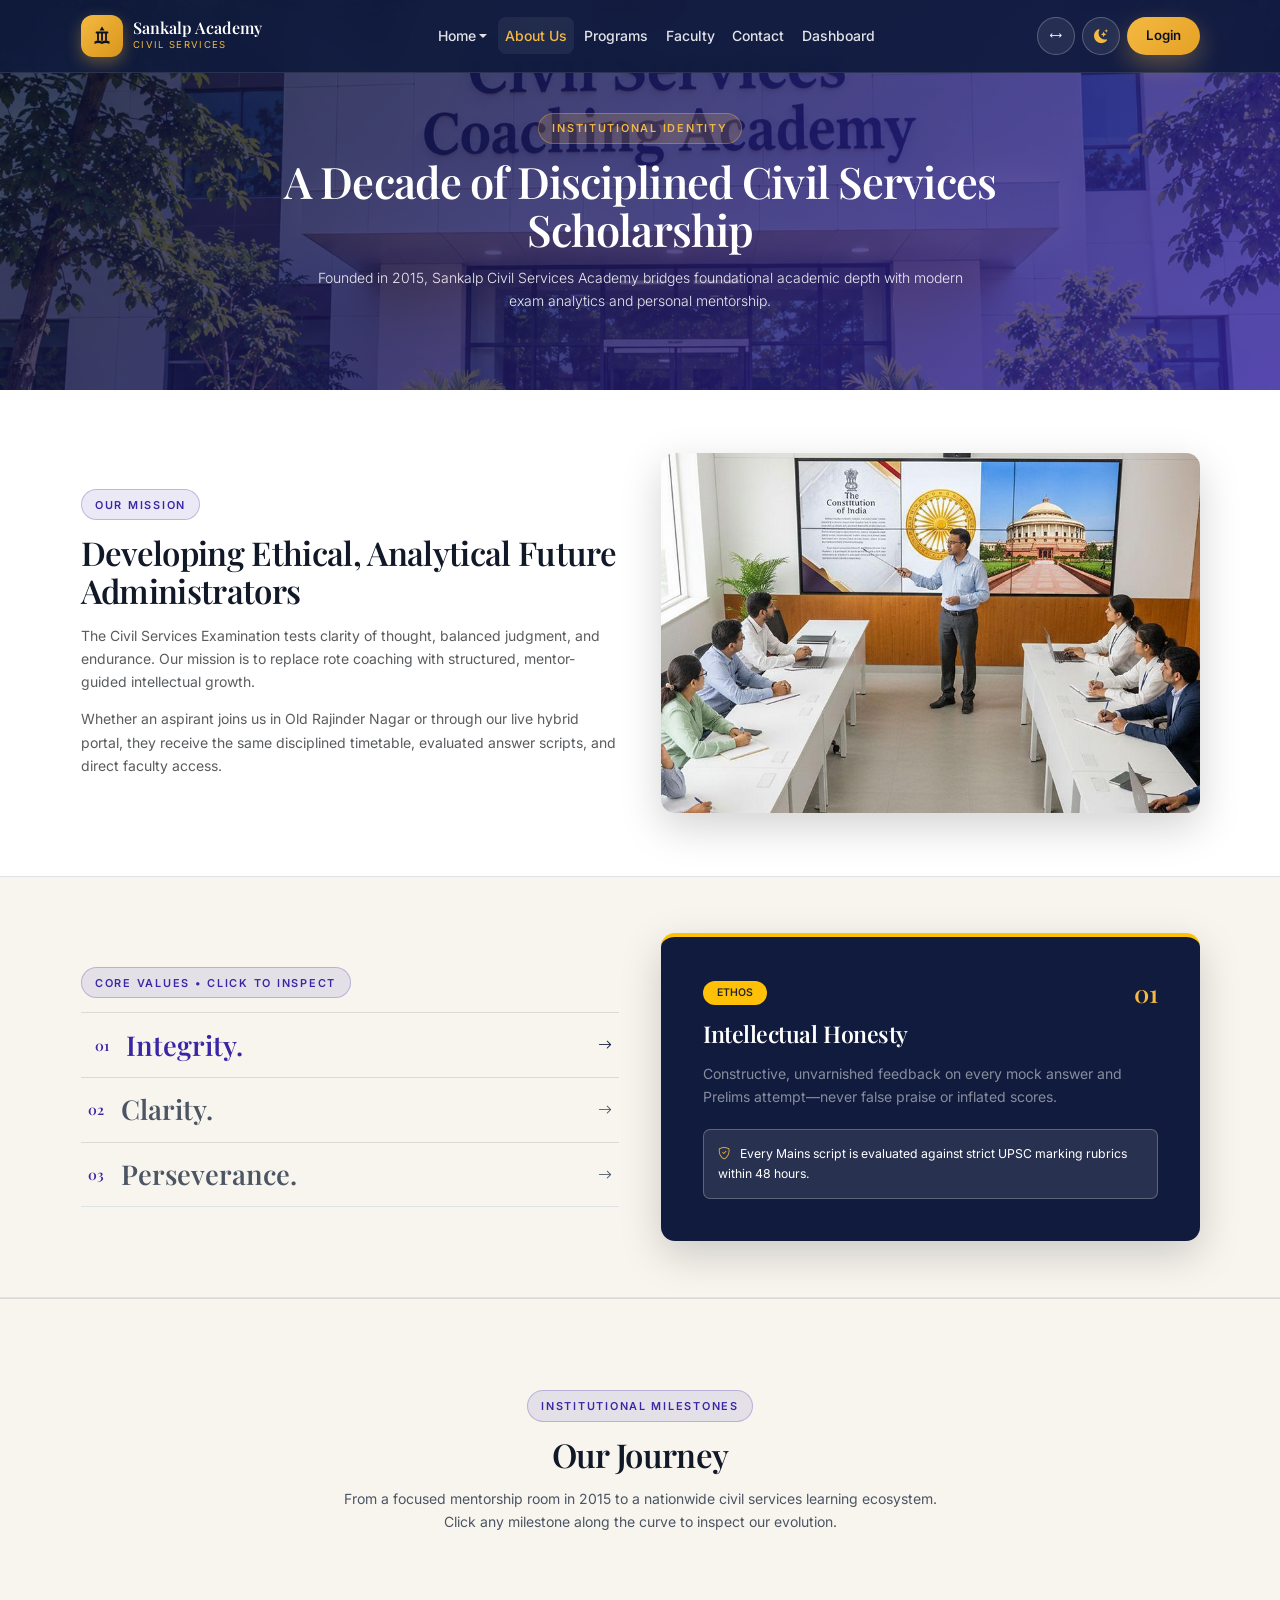
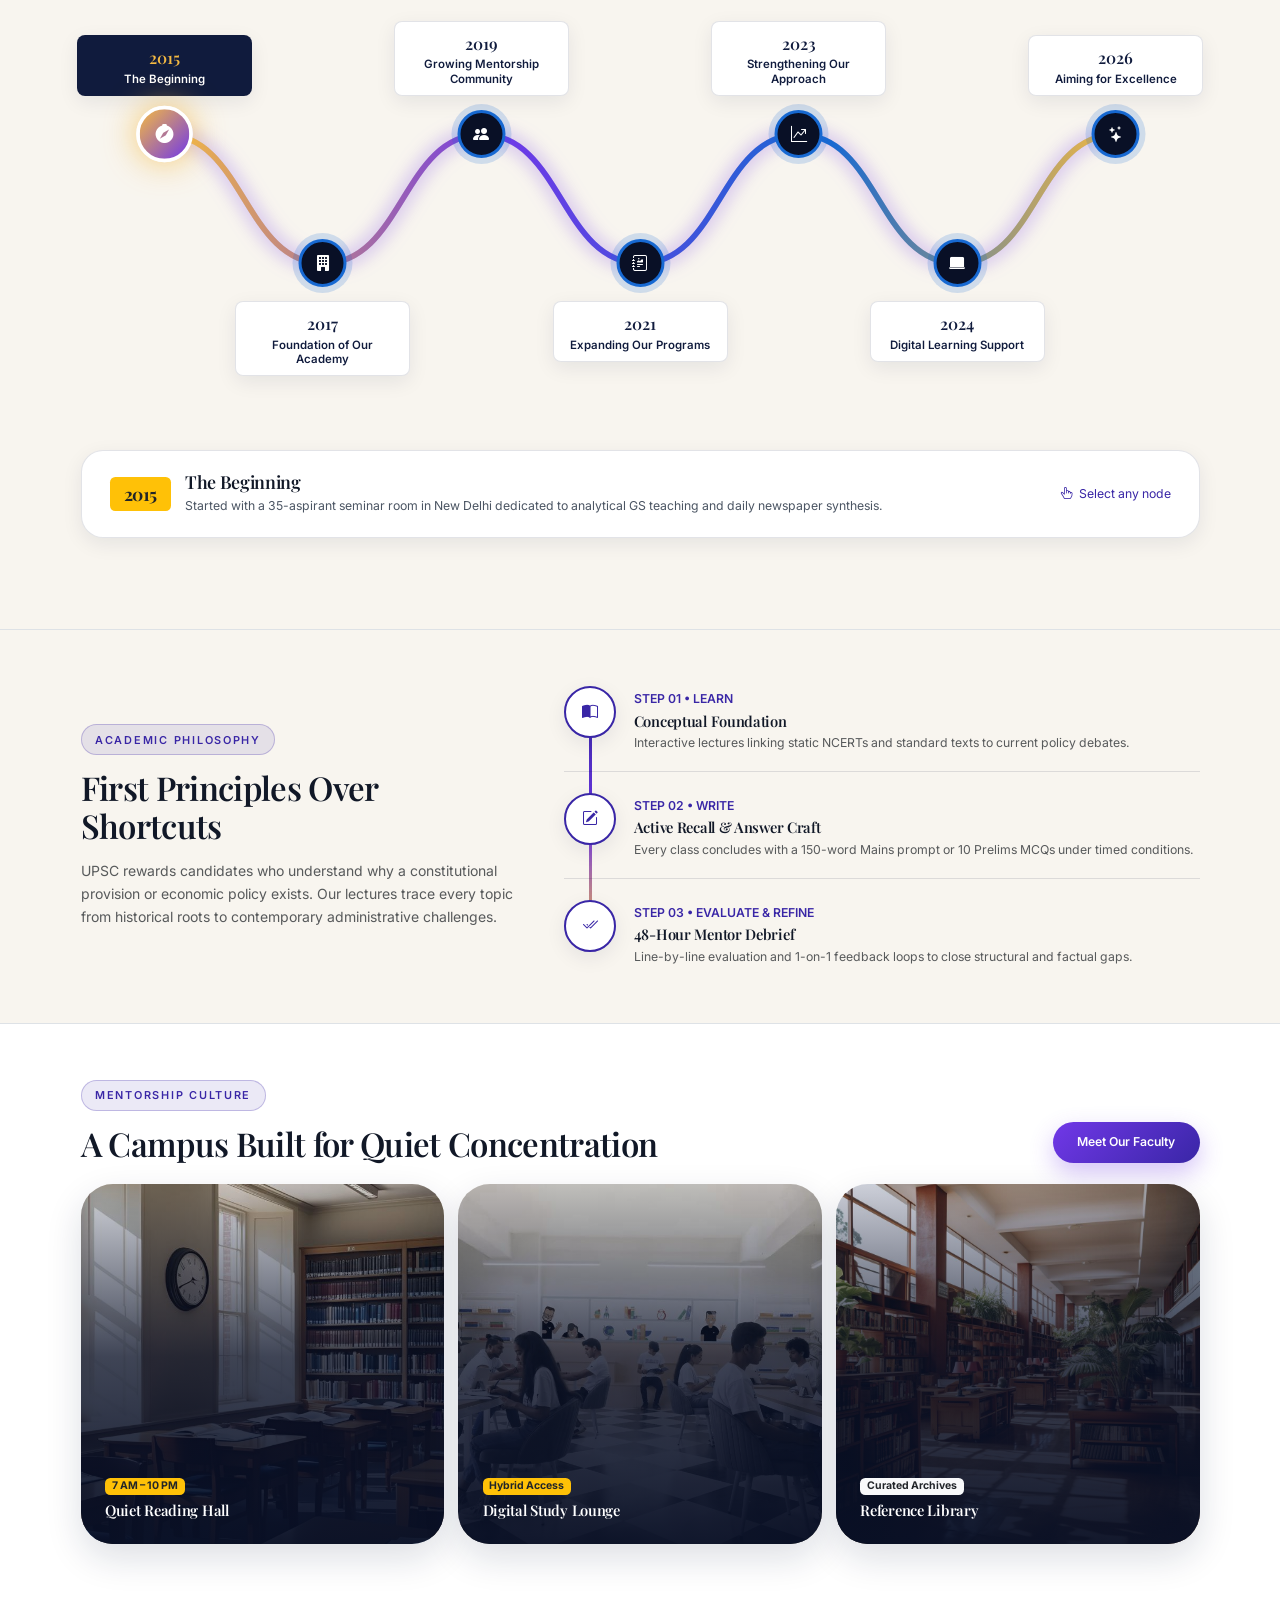
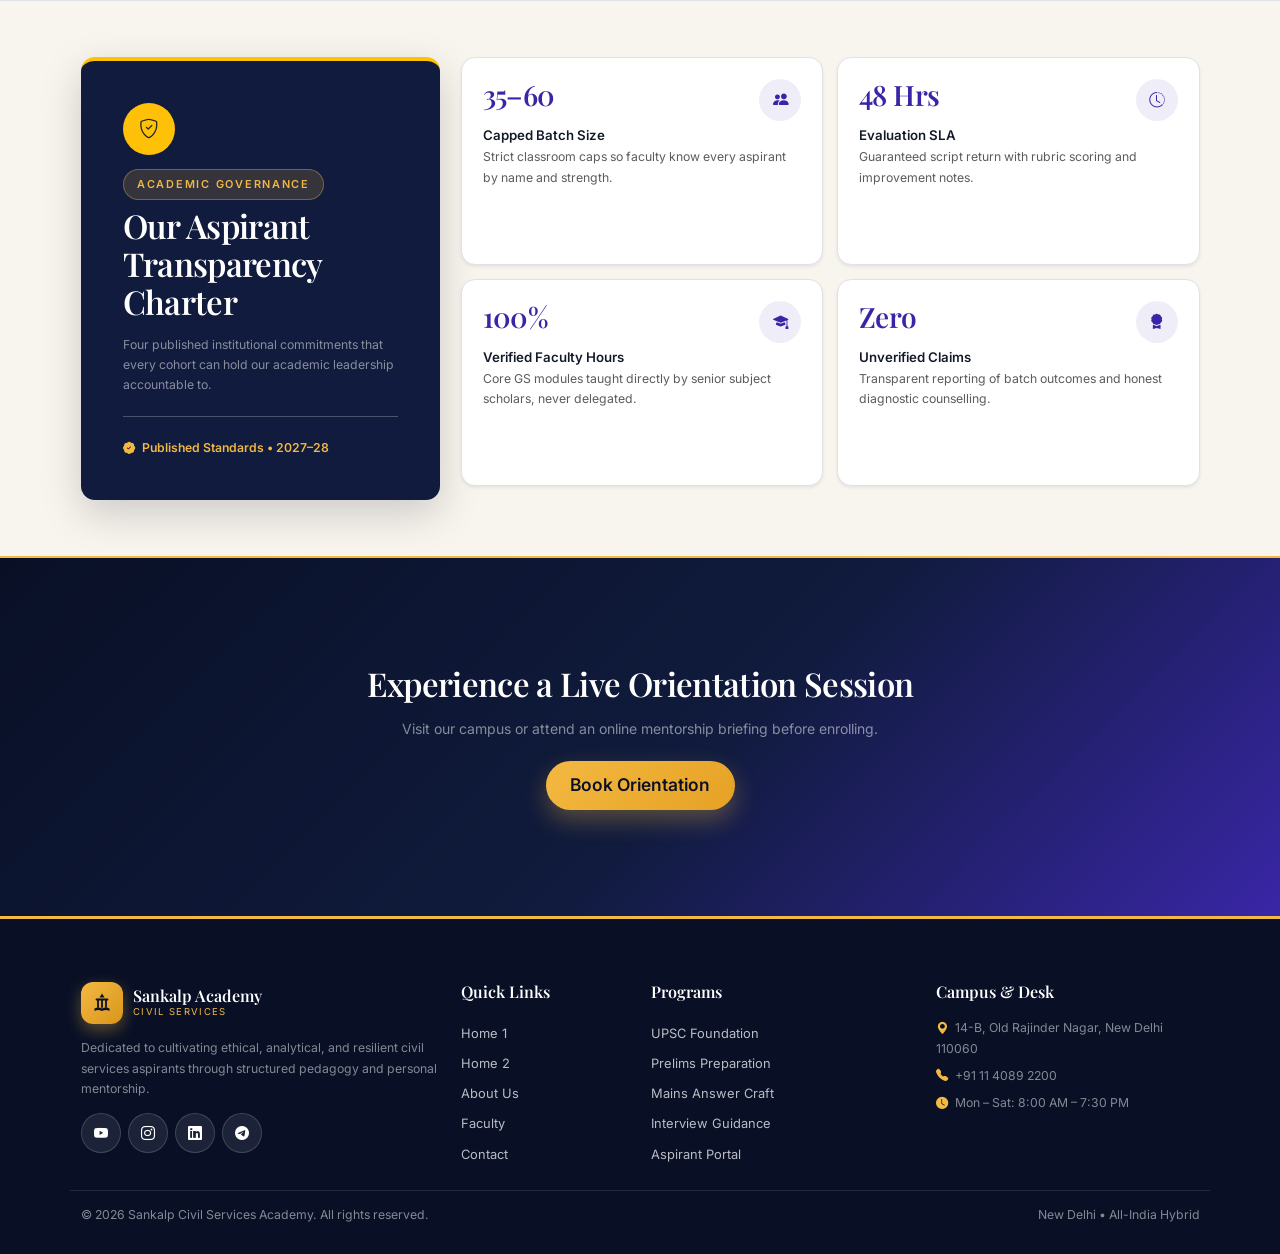
<file: about.html>
<!DOCTYPE html>
<html lang="en">
<head>
  <meta charset="UTF-8">
  <meta name="viewport" content="width=device-width, initial-scale=1.0">
  <title>About Us | Sankalp Civil Services Academy</title>
  <link rel="icon" type="image/svg+xml" href="assets/images/favicon.svg">
  <link rel="preconnect" href="https://fonts.googleapis.com">
  <link rel="preconnect" href="https://fonts.gstatic.com" crossorigin>
  <link href="https://fonts.googleapis.com/css2?family=Inter:wght@400;500;600;700&family=Playfair+Display:ital,wght@0,600;0,700;0,800;1,600&display=swap" rel="stylesheet">
  <link href="https://cdn.jsdelivr.net/npm/bootstrap@5.3.3/dist/css/bootstrap.min.css" rel="stylesheet">
  <link href="https://cdn.jsdelivr.net/npm/bootstrap-icons@1.11.3/font/bootstrap-icons.min.css" rel="stylesheet">
  <link rel="stylesheet" href="assets/css/style.css">
</head>
<body>

  <!-- Sticky Navigation -->
  <nav class="navbar navbar-expand-lg navbar-dark fixed-top academy-navbar">
    <div class="container">
      <a class="navbar-brand brand-lockup" href="index.html">
        <span class="brand-mark"><svg width="24" height="24" viewBox="0 0 24 24" fill="none" xmlns="http://www.w3.org/2000/svg" aria-hidden="true"><path d="M12 2.5L14.5 6.5H9.5L12 2.5Z" fill="currentColor"/><path d="M6.5 8.5H17.5M8 8.5V16M12 8.5V16M16 8.5V16" stroke="currentColor" stroke-width="1.8" stroke-linecap="round"/><path d="M4.5 17.5C7 16.2 9.5 16.2 12 17.5C14.5 16.2 17 16.2 19.5 17.5V20C17 18.8 14.5 18.8 12 20C9.5 18.8 7 18.8 4.5 20V17.5Z" fill="currentColor"/></svg></span>
        <span><span class="brand-title d-block">Sankalp Academy</span><span class="brand-sub">Civil Services</span></span>
      </a>
      <button class="navbar-toggler border-0 shadow-none" type="button" data-bs-toggle="collapse" data-bs-target="#academyNavMenu" aria-controls="academyNavMenu" aria-expanded="false" aria-label="Toggle navigation">
        <span class="navbar-toggler-icon"></span>
      </button>
      <div class="collapse navbar-collapse" id="academyNavMenu">
        <ul class="navbar-nav mx-auto mb-2 mb-lg-0 gap-lg-1">
          <li class="nav-item dropdown">
            <a class="nav-link dropdown-toggle" href="#" role="button" data-bs-toggle="dropdown" aria-expanded="false">Home</a>
            <ul class="dropdown-menu">
              <li><a class="dropdown-item" href="index.html">Home 1 &mdash; Editorial Classic</a></li>
              <li><a class="dropdown-item" href="home-2.html">Home 2 &mdash; Campaign Edition</a></li>
            </ul>
          </li>
          <li class="nav-item"><a class="nav-link active" href="about.html">About Us</a></li>
          <li class="nav-item"><a class="nav-link" href="programs.html">Programs</a></li>
          <li class="nav-item"><a class="nav-link" href="faculty.html">Faculty</a></li>
          <li class="nav-item"><a class="nav-link" href="contact.html">Contact</a></li>
          <li class="nav-item"><a class="nav-link" href="dashboard.html">Dashboard</a></li>
        </ul>
        <div class="d-flex align-items-center gap-2 mt-3 mt-lg-0">
          <button type="button" class="rtl-toggle-btn" id="rtlToggleBtn" aria-label="Switch to RTL layout"><i class="bi bi-arrows"></i></button>
          <button type="button" class="theme-toggle-btn" id="themeToggleBtn" aria-label="Toggle color theme"><i class="bi bi-moon-stars-fill"></i></button>
          <a href="login.html" class="btn btn-gold btn-sm px-4 py-2">Login</a>
        </div>
      </div>
    </div>
  </nav>

  <!-- 1. PREMIUM PAGE HERO -->
  <header class="inner-hero">
    <div class="inner-hero-bg" style="background-image: url('assets/images/academy-building.jpg');"></div>
    <div class="container position-relative" style="z-index:2;">
      <span class="eyebrow eyebrow-gold">Institutional Identity</span>
      <h1 class="display-editorial mb-3">A Decade of Disciplined Civil Services Scholarship</h1>
      <p class="lead text-white-50" style="max-width:660px;">
        Founded in 2015, Sankalp Civil Services Academy bridges foundational academic depth with modern exam analytics and personal mentorship.
      </p>
    </div>
  </header>

  <!-- 2. ACADEMY INTRODUCTION & MISSION -->
  <section class="py-5 bg-white">
    <div class="container py-4">
      <div class="row g-5 align-items-center">
        <div class="col-lg-6 reveal-on-scroll">
          <span class="eyebrow eyebrow-indigo">Our Mission</span>
          <h2 class="section-title mb-3">Developing Ethical, Analytical Future Administrators</h2>
          <p class="text-muted">
            The Civil Services Examination tests clarity of thought, balanced judgment, and endurance. Our mission is to replace rote coaching with structured, mentor-guided intellectual growth.
          </p>
          <p class="text-muted mb-0">
            Whether an aspirant joins us in Old Rajinder Nagar or through our live hybrid portal, they receive the same disciplined timetable, evaluated answer scripts, and direct faculty access.
          </p>
        </div>
        <div class="col-lg-6 reveal-on-scroll">
          <img src="assets/images/seminar-hall.jpg" alt="Academy constitutional seminar" class="rounded-4 shadow-lg w-100 object-fit-cover" style="height:360px;">
        </div>
      </div>
    </div>
  </section>

  <!-- 3. VISION & VALUES (INTERACTIVE TYPOGRAPHIC MANIFESTO — NO 3-CARD ROW) -->
  <section class="py-5 bg-ivory border-top border-bottom" id="coreValuesSection">
    <div class="container py-3">
      <div class="row g-5 align-items-center">
        <div class="col-lg-6">
          <span class="eyebrow eyebrow-indigo mb-3">Core Values &bull; Click to Inspect</span>
          <div class="d-flex flex-column">
            <button type="button" class="values-word-btn active"
              data-val-num="01" data-val-tag="ETHOS" data-val-title="Intellectual Honesty"
              data-val-desc="Constructive, unvarnished feedback on every mock answer and Prelims attempt&mdash;never false praise or inflated scores."
              data-val-pledge="Every Mains script is evaluated against strict UPSC marking rubrics within 48 hours.">
              <span class="values-word-num">01</span>
              <span class="values-word-text">Integrity.</span>
              <i class="bi bi-arrow-right ms-auto"></i>
            </button>
            <button type="button" class="values-word-btn"
              data-val-num="02" data-val-tag="METHOD" data-val-title="Syllabus Discipline"
              data-val-desc="Zero noise, high-yield synthesis of NCERTs, standard reference texts, and contemporary governance issues."
              data-val-pledge="100% PYQ-aligned weekly study plans with zero irrelevant filler material.">
              <span class="values-word-num">02</span>
              <span class="values-word-text">Clarity.</span>
              <i class="bi bi-arrow-right ms-auto"></i>
            </button>
            <button type="button" class="values-word-btn border-bottom"
              data-val-num="03" data-val-tag="ACCESS" data-val-title="Inclusive Mentorship"
              data-val-desc="Equal academic support and 1-on-1 guidance for first-generation aspirants from every state and academic background."
              data-val-pledge="Dedicated mentor check-ins every fortnight for both classroom and online cohorts.">
              <span class="values-word-num">03</span>
              <span class="values-word-text">Perseverance.</span>
              <i class="bi bi-arrow-right ms-auto"></i>
            </button>
          </div>
        </div>

        <div class="col-lg-6">
          <div class="p-4 p-lg-5 rounded-4 bg-navy text-white shadow-lg border-top border-4 border-warning">
            <div class="d-flex justify-content-between align-items-center mb-3">
              <span class="badge bg-warning text-dark px-3 py-2 rounded-pill fw-bold" id="valActiveTag">ETHOS</span>
              <span class="font-serif fs-3 fw-bold text-gold" id="valActiveNum">01</span>
            </div>
            <h3 class="font-serif fw-bold text-white mb-3" id="valActiveTitle">Intellectual Honesty</h3>
            <p class="text-white-50 mb-4" id="valActiveDesc">
              Constructive, unvarnished feedback on every mock answer and Prelims attempt&mdash;never false praise or inflated scores.
            </p>
            <div class="p-3 rounded-3 bg-white bg-opacity-10 border border-light border-opacity-25 small text-white">
              <i class="bi bi-shield-check text-gold me-2"></i>
              <span id="valActivePledge">Every Mains script is evaluated against strict UPSC marking rubrics within 48 hours.</span>
            </div>
          </div>
        </div>
      </div>
    </div>
  </section>

  <!-- 4. OUR JOURNEY WITH CURVED S-CURVE MILESTONE TIMELINE -->
  <section class="journey-curve-section" id="ourJourney">
    <div class="container">
      <div class="text-center max-w-700 mx-auto mb-4">
        <span class="eyebrow eyebrow-gold">Institutional Milestones</span>
        <h2 class="section-title mb-3">Our Journey</h2>
        <p class="text-white-50 mx-auto" style="max-width:620px;">
          From a focused mentorship room in 2015 to a nationwide civil services learning ecosystem. Click any milestone along the curve to inspect our evolution.
        </p>
      </div>

      <!-- Desktop Curved S-Curve SVG Timeline -->
      <div class="journey-curve-desktop d-none d-lg-block">
        <svg class="journey-svg-canvas" viewBox="0 0 1200 500" preserveAspectRatio="none" aria-hidden="true">
          <defs>
            <linearGradient id="journeyGrad" x1="0%" y1="0%" x2="100%" y2="0%">
              <stop offset="0%" stop-color="#F4B942" />
              <stop offset="35%" stop-color="#7138E8" />
              <stop offset="70%" stop-color="#1769D2" />
              <stop offset="100%" stop-color="#F4B942" />
            </linearGradient>
          </defs>
          <path class="journey-path-bg" d="M 90 180 C 175 180, 175 320, 260 320 C 345 320, 345 180, 430 180 C 515 180, 515 320, 600 320 C 685 320, 685 180, 770 180 C 855 180, 855 320, 940 320 C 1025 320, 1025 180, 1110 180" />
          <path class="journey-path-active" d="M 90 180 C 175 180, 175 320, 260 320 C 345 320, 345 180, 430 180 C 515 180, 515 320, 600 320 C 685 320, 685 180, 770 180 C 855 180, 855 320, 940 320 C 1025 320, 1025 180, 1110 180" />
        </svg>

        <!-- 7 Interactive Milestone Nodes (Peaks = pos-top, Valleys = pos-bottom) -->
        <div class="journey-node pos-top active" style="left: 7.5%; top: 36%;" tabindex="0"
             data-year="2015" data-title="The Beginning"
             data-desc="Started with a 35-aspirant seminar room in New Delhi dedicated to analytical GS teaching and daily newspaper synthesis.">
          <div class="journey-node-card">
            <div class="journey-year">2015</div>
            <div class="journey-node-title">The Beginning</div>
          </div>
          <div class="journey-node-dot"><i class="bi bi-compass-fill"></i></div>
        </div>

        <div class="journey-node pos-bottom" style="left: 21.67%; top: 64%;" tabindex="0"
             data-year="2017" data-title="Foundation of Our Academy"
             data-desc="Established full-time campus classrooms, dedicated reference library, and structured Prelims-Mains test evaluation.">
          <div class="journey-node-dot"><i class="bi bi-building-fill"></i></div>
          <div class="journey-node-card">
            <div class="journey-year">2017</div>
            <div class="journey-node-title">Foundation of Our Academy</div>
          </div>
        </div>

        <div class="journey-node pos-top" style="left: 35.83%; top: 36%;" tabindex="0"
             data-year="2019" data-title="Growing Mentorship Community"
             data-desc="Launched 1-on-1 Mains Answer Writing Mentorship and peer-review circles across GS Papers I&ndash;IV.">
          <div class="journey-node-card">
            <div class="journey-year">2019</div>
            <div class="journey-node-title">Growing Mentorship Community</div>
          </div>
          <div class="journey-node-dot"><i class="bi bi-people-fill"></i></div>
        </div>

        <div class="journey-node pos-bottom" style="left: 50%; top: 64%;" tabindex="0"
             data-year="2021" data-title="Expanding Academic Programs"
             data-desc="Introduced Integrated GS Foundation, Ethics Case Study Labs, and Optional Subject mentorship.">
          <div class="journey-node-dot"><i class="bi bi-journal-richtext"></i></div>
          <div class="journey-node-card">
            <div class="journey-year">2021</div>
            <div class="journey-node-title">Expanding Our Programs</div>
          </div>
        </div>

        <div class="journey-node pos-top" style="left: 64.17%; top: 36%;" tabindex="0"
             data-year="2023" data-title="Strengthening Learning Approach"
             data-desc="Integrated diagnostic performance analytics to pinpoint Prelims accuracy gaps and Mains structural depth.">
          <div class="journey-node-card">
            <div class="journey-year">2023</div>
            <div class="journey-node-title">Strengthening Our Approach</div>
          </div>
          <div class="journey-node-dot"><i class="bi bi-graph-up-arrow"></i></div>
        </div>

        <div class="journey-node pos-bottom" style="left: 78.33%; top: 64%;" tabindex="0"
             data-year="2024" data-title="Digital Learning &amp; Support"
             data-desc="Rolled out hybrid live classrooms, searchable digital study repositories, and nationwide mock test portals.">
          <div class="journey-node-dot"><i class="bi bi-laptop-fill"></i></div>
          <div class="journey-node-card">
            <div class="journey-year">2024</div>
            <div class="journey-node-title">Digital Learning Support</div>
          </div>
        </div>

        <div class="journey-node pos-top" style="left: 92.5%; top: 36%;" tabindex="0"
             data-year="2026" data-title="Aiming for Greater Excellence"
             data-desc="Advancing AI-assisted diagnostic feedback alongside human mentorship for the next generation of public leaders.">
          <div class="journey-node-card">
            <div class="journey-year">2026</div>
            <div class="journey-node-title">Aiming for Excellence</div>
          </div>
          <div class="journey-node-dot"><i class="bi bi-stars"></i></div>
        </div>
      </div>

      <!-- Active Milestone Spotlight Bar (Desktop) -->
      <div class="journey-spotlight-bar d-none d-lg-flex align-items-center justify-content-between gap-4">
        <div class="d-flex align-items-center gap-3">
          <span class="badge bg-warning text-dark fs-5 font-serif px-3 py-2" id="journeySpotYear">2015</span>
          <div>
            <h4 class="font-serif fw-bold mb-1" id="journeySpotTitle">The Beginning</h4>
            <p class="small text-white-50 mb-0" id="journeySpotDesc">
              Started with a 35-aspirant seminar room in New Delhi dedicated to analytical GS teaching and daily newspaper synthesis.
            </p>
          </div>
        </div>
        <span class="small text-gold text-nowrap"><i class="bi bi-hand-index-thumb me-1"></i> Select any node</span>
      </div>

      <!-- Mobile Vertical Winding Timeline -->
      <div class="journey-mobile-vertical d-lg-none">
        <div class="journey-mobile-step"><span class="journey-year">2015</span><h5 class="fw-bold mt-1">The Beginning</h5><p class="small text-white-50 mb-0">Inaugural 35-aspirant seminar cohort in New Delhi.</p></div>
        <div class="journey-mobile-step"><span class="journey-year">2017</span><h5 class="fw-bold mt-1">Foundation of Our Academy</h5><p class="small text-white-50 mb-0">Dedicated classrooms, reference library &amp; evaluation cell.</p></div>
        <div class="journey-mobile-step"><span class="journey-year">2019</span><h5 class="fw-bold mt-1">Growing Mentorship Community</h5><p class="small text-white-50 mb-0">1-on-1 Mains answer writing mentorship launched.</p></div>
        <div class="journey-mobile-step"><span class="journey-year">2021</span><h5 class="fw-bold mt-1">Expanding Academic Programs</h5><p class="small text-white-50 mb-0">Integrated GS, Optional &amp; Ethics Case Study Labs.</p></div>
        <div class="journey-mobile-step"><span class="journey-year">2023</span><h5 class="fw-bold mt-1">Strengthening Our Learning Approach</h5><p class="small text-white-50 mb-0">Diagnostic performance analytics across Prelims &amp; Mains.</p></div>
        <div class="journey-mobile-step"><span class="journey-year">2024</span><h5 class="fw-bold mt-1">Digital Learning &amp; Support</h5><p class="small text-white-50 mb-0">Hybrid live classes &amp; online mock test diagnostics.</p></div>
        <div class="journey-mobile-step"><span class="journey-year">2026</span><h5 class="fw-bold mt-1">Aiming for Greater Excellence</h5><p class="small text-white-50 mb-0">Nationwide mentorship &amp; analytical feedback platform.</p></div>
      </div>
    </div>
  </section>

  <!-- 5 & 6. ACADEMIC PHILOSOPHY & TEACHING METHODOLOGY (4-STAGE LEARNING LOOP) -->
  <section class="py-5 bg-ivory border-top border-bottom">
    <div class="container py-3">
      <div class="row g-5 align-items-center">
        <div class="col-lg-5">
          <span class="eyebrow eyebrow-indigo">Academic Philosophy</span>
          <h2 class="section-title mb-3">First Principles Over Shortcuts</h2>
          <p class="text-muted mb-0">
            UPSC rewards candidates who understand why a constitutional provision or economic policy exists. Our lectures trace every topic from historical roots to contemporary administrative challenges.
          </p>
        </div>
        <div class="col-lg-7">
          <div class="mentorship-rail">
            <div class="mentorship-rail-item">
              <div class="mentorship-rail-icon"><i class="bi bi-book-half"></i></div>
              <div>
                <span class="small fw-bold text-indigo text-uppercase">Step 01 &bull; Learn</span>
                <h5 class="font-serif fw-bold mt-1 mb-1">Conceptual Foundation</h5>
                <p class="small text-muted mb-0">Interactive lectures linking static NCERTs and standard texts to current policy debates.</p>
              </div>
            </div>
            <div class="mentorship-rail-item">
              <div class="mentorship-rail-icon"><i class="bi bi-pencil-square"></i></div>
              <div>
                <span class="small fw-bold text-indigo text-uppercase">Step 02 &bull; Write</span>
                <h5 class="font-serif fw-bold mt-1 mb-1">Active Recall &amp; Answer Craft</h5>
                <p class="small text-muted mb-0">Every class concludes with a 150-word Mains prompt or 10 Prelims MCQs under timed conditions.</p>
              </div>
            </div>
            <div class="mentorship-rail-item">
              <div class="mentorship-rail-icon"><i class="bi bi-check2-all"></i></div>
              <div>
                <span class="small fw-bold text-indigo text-uppercase">Step 03 &bull; Evaluate &amp; Refine</span>
                <h5 class="font-serif fw-bold mt-1 mb-1">48-Hour Mentor Debrief</h5>
                <p class="small text-muted mb-0">Line-by-line evaluation and 1-on-1 feedback loops to close structural and factual gaps.</p>
              </div>
            </div>
          </div>
        </div>
      </div>
    </div>
  </section>

  <!-- 7 & 8. FACULTY CULTURE & LEARNING ENVIRONMENT (HOVER-EXPAND GALLERY) -->
  <section class="py-5 bg-white">
    <div class="container py-3">
      <div class="d-flex flex-wrap justify-content-between align-items-end mb-4 gap-3">
        <div>
          <span class="eyebrow eyebrow-indigo">Mentorship Culture</span>
          <h2 class="section-title mb-0">A Campus Built for Quiet Concentration</h2>
        </div>
        <a href="faculty.html" class="btn btn-violet btn-sm">Meet Our Faculty</a>
      </div>

      <div class="spaces-expand-strip reveal-on-scroll">
        <div class="space-expand-panel">
          <img src="assets/images/reading-hall.jpg" alt="Quiet wooden reading hall">
          <div class="space-expand-overlay">
            <span class="badge bg-warning text-dark align-self-start mb-2">7 AM &ndash; 10 PM</span>
            <h5 class="font-serif fw-bold mb-0">Quiet Reading Hall</h5>
          </div>
        </div>
        <div class="space-expand-panel">
          <img src="assets/images/digital-hall.jpg" alt="Modern digital study lounge">
          <div class="space-expand-overlay">
            <span class="badge bg-warning text-dark align-self-start mb-2">Hybrid Access</span>
            <h5 class="font-serif fw-bold mb-0">Digital Study Lounge</h5>
          </div>
        </div>
        <div class="space-expand-panel">
          <img src="assets/images/library.jpg" alt="Reference library">
          <div class="space-expand-overlay">
            <span class="badge bg-light text-dark align-self-start mb-2">Curated Archives</span>
            <h5 class="font-serif fw-bold mb-0">Reference Library</h5>
          </div>
        </div>
      </div>
    </div>
  </section>

  <!-- 8B. INSTITUTIONAL TRANSPARENCY & ACADEMIC CHARTER (SEAL PLAQUE + 2x2 MATRIX) -->
  <section class="py-5 bg-ivory border-top" id="academic-charter">
    <div class="container py-3">
      <div class="row g-4 align-items-stretch">
        <div class="col-lg-4">
          <div class="p-4 p-lg-5 rounded-4 bg-navy text-white h-100 d-flex flex-column justify-content-between border-top border-4 border-warning shadow-lg">
            <div>
              <div class="d-inline-grid mb-3 rounded-circle bg-warning text-dark" style="width:52px;height:52px;place-items:center;font-size:1.4rem;">
                <i class="bi bi-shield-check"></i>
              </div>
              <span class="eyebrow eyebrow-gold d-block mb-2" style="width:fit-content;">Academic Governance</span>
              <h2 class="section-title text-white mb-3">Our Aspirant Transparency Charter</h2>
              <p class="small text-white-50 mb-0">
                Four published institutional commitments that every cohort can hold our academic leadership accountable to.
              </p>
            </div>
            <div class="pt-4 mt-4 border-top border-light border-opacity-25 small text-gold fw-semibold">
              <i class="bi bi-patch-check-fill me-2"></i>Published Standards &bull; 2027&ndash;28
            </div>
          </div>
        </div>

        <div class="col-lg-8">
          <div class="row g-3 h-100">
            <div class="col-sm-6">
              <div class="p-4 rounded-4 bg-white border shadow-sm h-100">
                <div class="d-flex justify-content-between align-items-start mb-2">
                  <div class="font-serif fs-2 fw-bold text-indigo">35&ndash;60</div>
                  <span class="engine-icon-pill"><i class="bi bi-people-fill"></i></span>
                </div>
                <h6 class="fw-bold mb-1">Capped Batch Size</h6>
                <p class="small text-muted mb-0">Strict classroom caps so faculty know every aspirant by name and strength.</p>
              </div>
            </div>
            <div class="col-sm-6">
              <div class="p-4 rounded-4 bg-white border shadow-sm h-100">
                <div class="d-flex justify-content-between align-items-start mb-2">
                  <div class="font-serif fs-2 fw-bold text-indigo">48 Hrs</div>
                  <span class="engine-icon-pill"><i class="bi bi-clock-history"></i></span>
                </div>
                <h6 class="fw-bold mb-1">Evaluation SLA</h6>
                <p class="small text-muted mb-0">Guaranteed script return with rubric scoring and improvement notes.</p>
              </div>
            </div>
            <div class="col-sm-6">
              <div class="p-4 rounded-4 bg-white border shadow-sm h-100">
                <div class="d-flex justify-content-between align-items-start mb-2">
                  <div class="font-serif fs-2 fw-bold text-indigo">100%</div>
                  <span class="engine-icon-pill"><i class="bi bi-mortarboard-fill"></i></span>
                </div>
                <h6 class="fw-bold mb-1">Verified Faculty Hours</h6>
                <p class="small text-muted mb-0">Core GS modules taught directly by senior subject scholars, never delegated.</p>
              </div>
            </div>
            <div class="col-sm-6">
              <div class="p-4 rounded-4 bg-white border shadow-sm h-100">
                <div class="d-flex justify-content-between align-items-start mb-2">
                  <div class="font-serif fs-2 fw-bold text-indigo">Zero</div>
                  <span class="engine-icon-pill"><i class="bi bi-award-fill"></i></span>
                </div>
                <h6 class="fw-bold mb-1">Unverified Claims</h6>
                <p class="small text-muted mb-0">Transparent reporting of batch outcomes and honest diagnostic counselling.</p>
              </div>
            </div>
          </div>
        </div>
      </div>
    </div>
  </section>

  <!-- 9. ASPIRANT-FOCUSED CTA -->
  <section class="cta-bold-section text-center">
    <div class="container">
      <h2 class="section-title mb-3">Experience a Live Orientation Session</h2>
      <p class="text-white-50 mb-4">Visit our campus or attend an online mentorship briefing before enrolling.</p>
      <a href="contact.html" class="btn btn-gold btn-lg">Book Orientation</a>
    </div>
  </section>

  <!-- Footer -->
    <footer class="academy-footer">
    <div class="container">
      <div class="row g-4 pb-4 border-bottom border-secondary border-opacity-25">
        <div class="col-lg-4">
          <div class="brand-lockup mb-3">
            <span class="brand-mark"><svg width="24" height="24" viewBox="0 0 24 24" fill="none" xmlns="http://www.w3.org/2000/svg" aria-hidden="true"><path d="M12 2.5L14.5 6.5H9.5L12 2.5Z" fill="currentColor"/><path d="M6.5 8.5H17.5M8 8.5V16M12 8.5V16M16 8.5V16" stroke="currentColor" stroke-width="1.8" stroke-linecap="round"/><path d="M4.5 17.5C7 16.2 9.5 16.2 12 17.5C14.5 16.2 17 16.2 19.5 17.5V20C17 18.8 14.5 18.8 12 20C9.5 18.8 7 18.8 4.5 20V17.5Z" fill="currentColor"/></svg></span>
            <span>
              <span class="brand-title d-block">Sankalp Academy</span>
              <span class="brand-sub">Civil Services</span>
            </span>
          </div>
          <p class="small text-white-50 mb-3">
            Dedicated to cultivating ethical, analytical, and resilient civil services aspirants through structured pedagogy and personal mentorship.
          </p>
          <div class="d-flex gap-2">
            <a href="#" class="social-pill" aria-label="YouTube"><i class="bi bi-youtube"></i></a>
            <a href="#" class="social-pill" aria-label="Instagram"><i class="bi bi-instagram"></i></a>
            <a href="#" class="social-pill" aria-label="LinkedIn"><i class="bi bi-linkedin"></i></a>
            <a href="#" class="social-pill" aria-label="Telegram"><i class="bi bi-telegram"></i></a>
          </div>
        </div>
        <div class="col-lg-2 col-6">
          <h5 class="footer-heading">Quick Links</h5>
          <a href="index.html" class="footer-link">Home 1</a>
          <a href="home-2.html" class="footer-link">Home 2</a>
          <a href="about.html" class="footer-link">About Us</a>
          <a href="faculty.html" class="footer-link">Faculty</a>
          <a href="contact.html" class="footer-link">Contact</a>
        </div>
        <div class="col-lg-3 col-6">
          <h5 class="footer-heading">Programs</h5>
          <a href="programs.html#foundation" class="footer-link">UPSC Foundation</a>
          <a href="programs.html#prelims" class="footer-link">Prelims Preparation</a>
          <a href="programs.html#mains" class="footer-link">Mains Answer Craft</a>
          <a href="programs.html#interview" class="footer-link">Interview Guidance</a>
          <a href="dashboard.html" class="footer-link">Aspirant Portal</a>
        </div>
        <div class="col-lg-3">
          <h5 class="footer-heading">Campus &amp; Desk</h5>
          <p class="small text-white-50 mb-2"><i class="bi bi-geo-alt-fill text-gold me-2"></i>14-B, Old Rajinder Nagar, New Delhi 110060</p>
          <p class="small text-white-50 mb-2"><i class="bi bi-telephone-fill text-gold me-2"></i>+91 11 4089 2200</p>
          <p class="small text-white-50 mb-0"><i class="bi bi-clock-fill text-gold me-2"></i>Mon &ndash; Sat: 8:00 AM &ndash; 7:30 PM</p>
        </div>
      </div>
      <div class="d-flex flex-wrap justify-content-between align-items-center pt-3 small text-white-50">
        <span>&copy; 2026 Sankalp Civil Services Academy. All rights reserved.</span>
        <span>New Delhi &bull; All-India Hybrid</span>
      </div>
    </div>
  </footer>

  <button type="button" class="back-to-top" id="backToTopBtn" aria-label="Back to top"><i class="bi bi-arrow-up"></i></button>
  <script src="https://cdn.jsdelivr.net/npm/bootstrap@5.3.3/dist/js/bootstrap.bundle.min.js"></script>
  <script src="assets/js/main.js"></script>
</body>
</html>
</file>
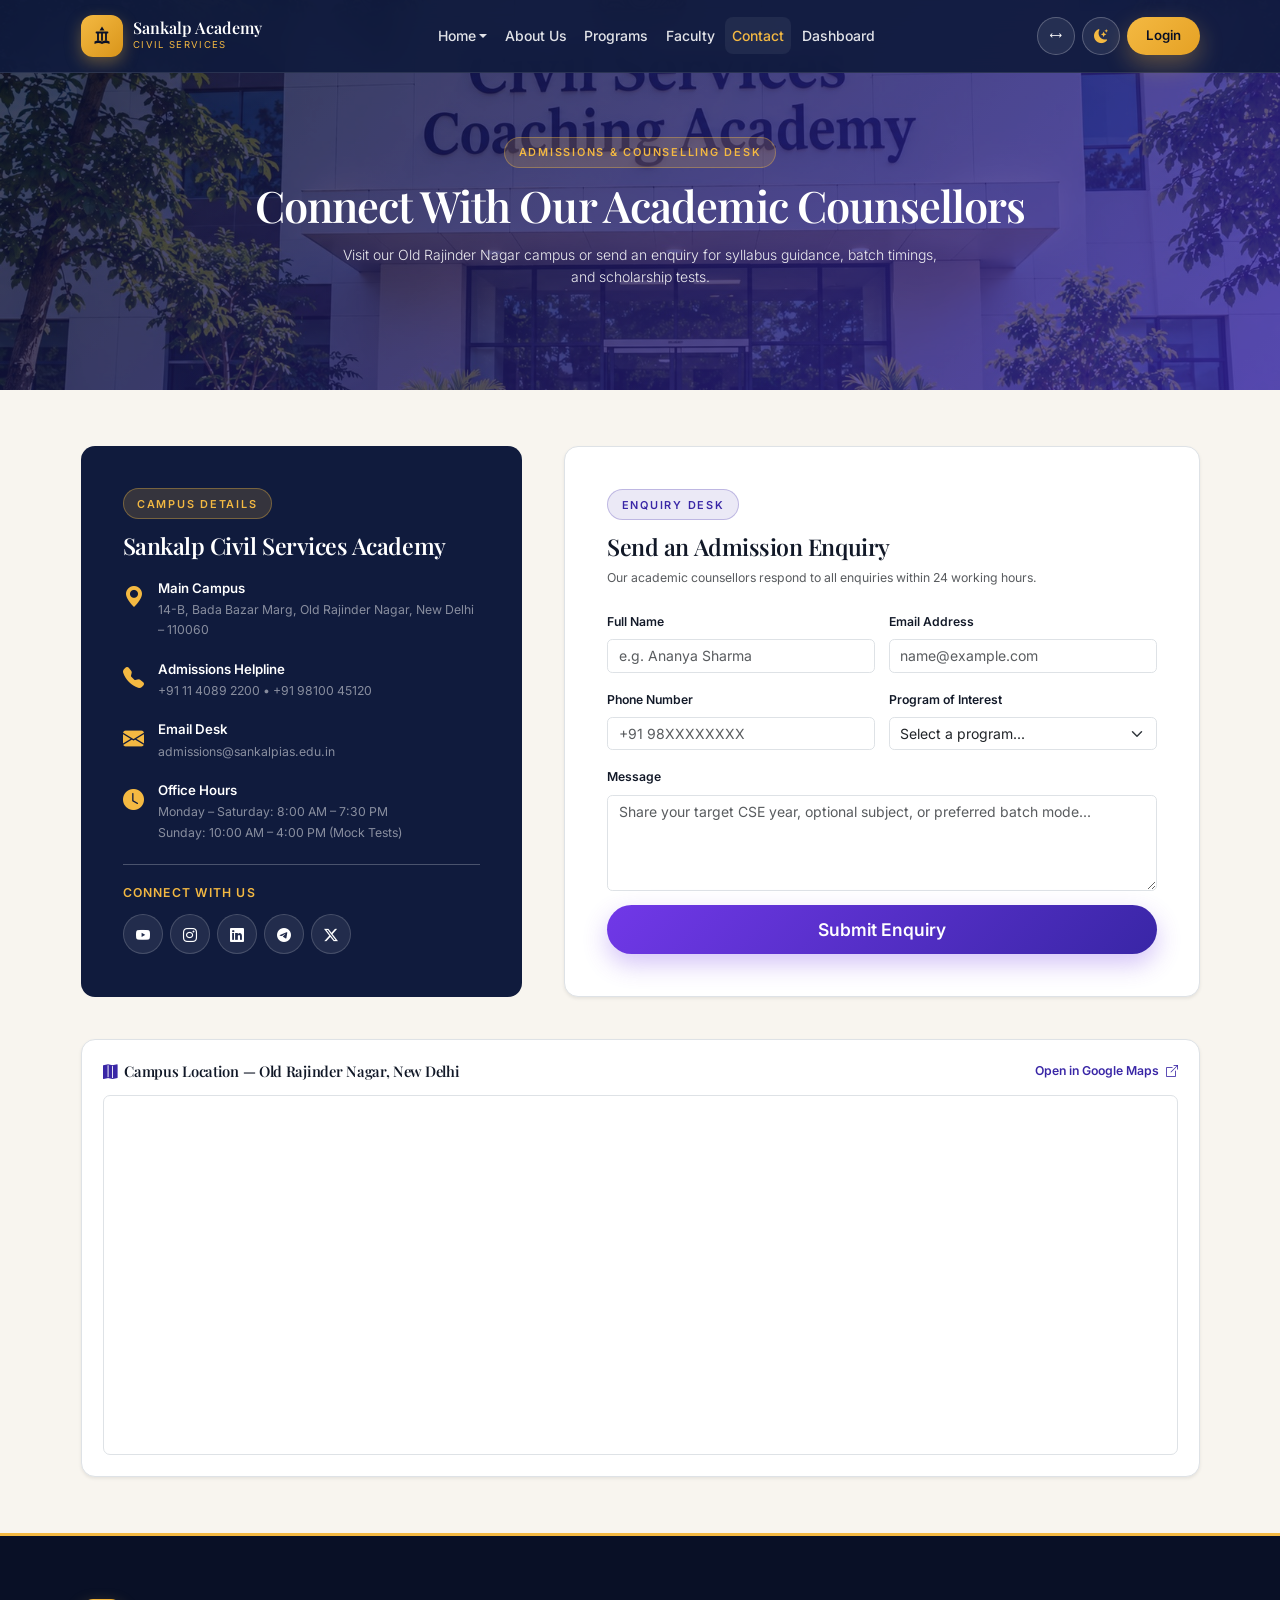
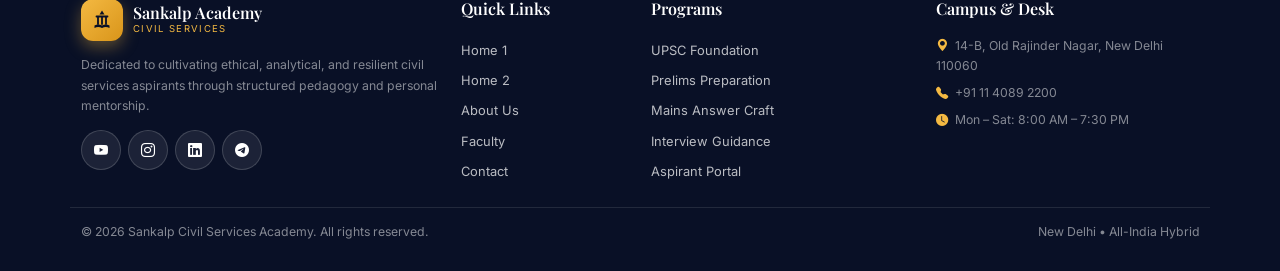
<file: contact.html>
<!DOCTYPE html>
<html lang="en">
<head>
  <meta charset="UTF-8">
  <meta name="viewport" content="width=device-width, initial-scale=1.0">
  <title>Contact Us | Sankalp Civil Services Academy</title>
  <link rel="icon" type="image/svg+xml" href="assets/images/favicon.svg">
  <link rel="preconnect" href="https://fonts.googleapis.com">
  <link rel="preconnect" href="https://fonts.gstatic.com" crossorigin>
  <link href="https://fonts.googleapis.com/css2?family=Inter:wght@400;500;600;700&family=Playfair+Display:ital,wght@0,600;0,700;0,800;1,600&display=swap" rel="stylesheet">
  <link href="https://cdn.jsdelivr.net/npm/bootstrap@5.3.3/dist/css/bootstrap.min.css" rel="stylesheet">
  <link href="https://cdn.jsdelivr.net/npm/bootstrap-icons@1.11.3/font/bootstrap-icons.min.css" rel="stylesheet">
  <link rel="stylesheet" href="assets/css/style.css">
</head>
<body>

  <!-- Sticky Navigation -->
  <nav class="navbar navbar-expand-lg navbar-dark fixed-top academy-navbar">
    <div class="container">
      <a class="navbar-brand brand-lockup" href="index.html">
        <span class="brand-mark"><svg width="24" height="24" viewBox="0 0 24 24" fill="none" xmlns="http://www.w3.org/2000/svg" aria-hidden="true"><path d="M12 2.5L14.5 6.5H9.5L12 2.5Z" fill="currentColor"/><path d="M6.5 8.5H17.5M8 8.5V16M12 8.5V16M16 8.5V16" stroke="currentColor" stroke-width="1.8" stroke-linecap="round"/><path d="M4.5 17.5C7 16.2 9.5 16.2 12 17.5C14.5 16.2 17 16.2 19.5 17.5V20C17 18.8 14.5 18.8 12 20C9.5 18.8 7 18.8 4.5 20V17.5Z" fill="currentColor"/></svg></span>
        <span><span class="brand-title d-block">Sankalp Academy</span><span class="brand-sub">Civil Services</span></span>
      </a>
      <button class="navbar-toggler border-0 shadow-none" type="button" data-bs-toggle="collapse" data-bs-target="#academyNavMenu" aria-controls="academyNavMenu" aria-expanded="false" aria-label="Toggle navigation">
        <span class="navbar-toggler-icon"></span>
      </button>
      <div class="collapse navbar-collapse" id="academyNavMenu">
        <ul class="navbar-nav mx-auto mb-2 mb-lg-0 gap-lg-1">
          <li class="nav-item dropdown">
            <a class="nav-link dropdown-toggle" href="#" role="button" data-bs-toggle="dropdown" aria-expanded="false">Home</a>
            <ul class="dropdown-menu">
              <li><a class="dropdown-item" href="index.html">Home 1 &mdash; Editorial Classic</a></li>
              <li><a class="dropdown-item" href="home-2.html">Home 2 &mdash; Campaign Edition</a></li>
            </ul>
          </li>
          <li class="nav-item"><a class="nav-link" href="about.html">About Us</a></li>
          <li class="nav-item"><a class="nav-link" href="programs.html">Programs</a></li>
          <li class="nav-item"><a class="nav-link" href="faculty.html">Faculty</a></li>
          <li class="nav-item"><a class="nav-link active" href="contact.html">Contact</a></li>
          <li class="nav-item"><a class="nav-link" href="dashboard.html">Dashboard</a></li>
        </ul>
        <div class="d-flex align-items-center gap-2 mt-3 mt-lg-0">
          <button type="button" class="rtl-toggle-btn" id="rtlToggleBtn" aria-label="Switch to RTL layout"><i class="bi bi-arrows"></i></button>
          <button type="button" class="theme-toggle-btn" id="themeToggleBtn" aria-label="Toggle color theme"><i class="bi bi-moon-stars-fill"></i></button>
          <a href="login.html" class="btn btn-gold btn-sm px-4 py-2">Login</a>
        </div>
      </div>
    </div>
  </nav>

  <!-- 1. CONTACT HERO -->
  <header class="inner-hero">
    <div class="inner-hero-bg" style="background-image: url('assets/images/academy-building.jpg');"></div>
    <div class="container position-relative" style="z-index:2;">
      <span class="eyebrow eyebrow-gold">Admissions &amp; Counselling Desk</span>
      <h1 class="display-editorial mb-3">Connect With Our Academic Counsellors</h1>
      <p class="lead text-white-50" style="max-width:620px;">
        Visit our Old Rajinder Nagar campus or send an enquiry for syllabus guidance, batch timings, and scholarship tests.
      </p>
    </div>
  </header>

  <!-- 2 & 3. ADDRESS + ENQUIRY FORM -->
  <section class="py-5 bg-ivory">
    <div class="container py-3">
      <div class="row g-5">
        <div class="col-lg-5">
          <div class="p-4 p-lg-5 rounded-4 bg-navy text-white h-100">
            <span class="eyebrow eyebrow-gold">Campus Details</span>
            <h3 class="font-serif fw-bold mb-4">Sankalp Civil Services Academy</h3>
            <div class="d-flex gap-3 mb-4">
              <i class="bi bi-geo-alt-fill text-gold fs-4"></i>
              <div>
                <h6 class="fw-bold mb-1">Main Campus</h6>
                <p class="small text-white-50 mb-0">14-B, Bada Bazar Marg, Old Rajinder Nagar, New Delhi &ndash; 110060</p>
              </div>
            </div>
            <div class="d-flex gap-3 mb-4">
              <i class="bi bi-telephone-fill text-gold fs-4"></i>
              <div>
                <h6 class="fw-bold mb-1">Admissions Helpline</h6>
                <p class="small text-white-50 mb-0">+91 11 4089 2200 &bull; +91 98100 45120</p>
              </div>
            </div>
            <div class="d-flex gap-3 mb-4">
              <i class="bi bi-envelope-fill text-gold fs-4"></i>
              <div>
                <h6 class="fw-bold mb-1">Email Desk</h6>
                <p class="small text-white-50 mb-0">admissions@sankalpias.edu.in</p>
              </div>
            </div>
            <div class="d-flex gap-3 mb-4">
              <i class="bi bi-clock-fill text-gold fs-4"></i>
              <div>
                <h6 class="fw-bold mb-1">Office Hours</h6>
                <p class="small text-white-50 mb-0">Monday &ndash; Saturday: 8:00 AM &ndash; 7:30 PM<br>Sunday: 10:00 AM &ndash; 4:00 PM (Mock Tests)</p>
              </div>
            </div>
            <div class="pt-4 border-top border-light border-opacity-25">
              <h6 class="fw-bold mb-3 small text-uppercase text-gold" style="letter-spacing:0.1em;">Connect With Us</h6>
              <div class="d-flex flex-wrap gap-2">
                <a href="https://youtube.com" target="_blank" rel="noopener" class="social-pill" aria-label="YouTube"><i class="bi bi-youtube"></i></a>
                <a href="https://instagram.com" target="_blank" rel="noopener" class="social-pill" aria-label="Instagram"><i class="bi bi-instagram"></i></a>
                <a href="https://linkedin.com" target="_blank" rel="noopener" class="social-pill" aria-label="LinkedIn"><i class="bi bi-linkedin"></i></a>
                <a href="https://t.me" target="_blank" rel="noopener" class="social-pill" aria-label="Telegram"><i class="bi bi-telegram"></i></a>
                <a href="https://x.com" target="_blank" rel="noopener" class="social-pill" aria-label="X Twitter"><i class="bi bi-twitter-x"></i></a>
              </div>
            </div>
          </div>
        </div>

        <div class="col-lg-7">
          <div class="p-4 p-lg-5 rounded-4 bg-white border shadow-sm">
            <span class="eyebrow eyebrow-indigo">Enquiry Desk</span>
            <h3 class="font-serif fw-bold mb-2">Send an Admission Enquiry</h3>
            <p class="small text-muted mb-4">Our academic counsellors respond to all enquiries within 24 working hours.</p>
            <form id="contactEnquiryForm" novalidate>
              <div class="row g-3">
                <div class="col-md-6">
                  <label for="contactName" class="form-label fw-semibold small">Full Name</label>
                  <input type="text" class="form-control" id="contactName" placeholder="e.g. Ananya Sharma" required>
                </div>
                <div class="col-md-6">
                  <label for="contactEmail" class="form-label fw-semibold small">Email Address</label>
                  <input type="email" class="form-control" id="contactEmail" placeholder="name@example.com" required>
                </div>
                <div class="col-md-6">
                  <label for="contactPhone" class="form-label fw-semibold small">Phone Number</label>
                  <input type="tel" class="form-control" id="contactPhone" placeholder="+91 98XXXXXXXX" required>
                </div>
                <div class="col-md-6">
                  <label for="contactProgram" class="form-label fw-semibold small">Program of Interest</label>
                  <select class="form-select" id="contactProgram" required>
                    <option value="">Select a program...</option>
                    <option value="UPSC Civil Services Foundation">UPSC Civil Services Foundation</option>
                    <option value="Integrated GS + Optional">Integrated GS + Optional</option>
                    <option value="UPSC Prelims Preparation">UPSC Prelims Preparation</option>
                    <option value="UPSC Mains Answer Craft">UPSC Mains Answer Craft</option>
                    <option value="Interview Guidance Board">Interview Guidance Board</option>
                  </select>
                </div>
                <div class="col-12">
                  <label for="contactMessage" class="form-label fw-semibold small">Message</label>
                  <textarea class="form-control" id="contactMessage" rows="4" placeholder="Share your target CSE year, optional subject, or preferred batch mode..." required></textarea>
                </div>
                <div class="col-12">
                  <button type="submit" class="btn btn-violet btn-lg w-100">Submit Enquiry</button>
                </div>
              </div>
              <div id="contactFeedback" class="d-none"></div>
            </form>
          </div>
        </div>
      </div>

      <!-- 4. GOOGLE MAP EMBED -->
      <div class="mt-5 p-4 rounded-4 bg-white border shadow-sm">
        <div class="d-flex flex-wrap justify-content-between align-items-center mb-3 gap-2">
          <h5 class="font-serif fw-bold mb-0"><i class="bi bi-map-fill text-indigo me-2"></i>Campus Location &mdash; Old Rajinder Nagar, New Delhi</h5>
          <a href="https://maps.google.com/?q=Old+Rajinder+Nagar,+New+Delhi+110060" target="_blank" rel="noopener" class="small fw-bold text-indigo">
            Open in Google Maps <i class="bi bi-box-arrow-up-right ms-1"></i>
          </a>
        </div>
        <div class="rounded-3 overflow-hidden border" style="height:360px;">
          <iframe
            title="Sankalp Civil Services Academy — Old Rajinder Nagar, New Delhi"
            src="https://www.google.com/maps?q=Old+Rajinder+Nagar,+New+Delhi+110060&output=embed"
            width="100%"
            height="100%"
            style="border:0;"
            allowfullscreen=""
            loading="lazy"
            referrerpolicy="no-referrer-when-downgrade">
          </iframe>
        </div>
      </div>
    </div>
  </section>

    <footer class="academy-footer">
    <div class="container">
      <div class="row g-4 pb-4 border-bottom border-secondary border-opacity-25">
        <div class="col-lg-4">
          <div class="brand-lockup mb-3">
            <span class="brand-mark"><svg width="24" height="24" viewBox="0 0 24 24" fill="none" xmlns="http://www.w3.org/2000/svg" aria-hidden="true"><path d="M12 2.5L14.5 6.5H9.5L12 2.5Z" fill="currentColor"/><path d="M6.5 8.5H17.5M8 8.5V16M12 8.5V16M16 8.5V16" stroke="currentColor" stroke-width="1.8" stroke-linecap="round"/><path d="M4.5 17.5C7 16.2 9.5 16.2 12 17.5C14.5 16.2 17 16.2 19.5 17.5V20C17 18.8 14.5 18.8 12 20C9.5 18.8 7 18.8 4.5 20V17.5Z" fill="currentColor"/></svg></span>
            <span>
              <span class="brand-title d-block">Sankalp Academy</span>
              <span class="brand-sub">Civil Services</span>
            </span>
          </div>
          <p class="small text-white-50 mb-3">
            Dedicated to cultivating ethical, analytical, and resilient civil services aspirants through structured pedagogy and personal mentorship.
          </p>
          <div class="d-flex gap-2">
            <a href="#" class="social-pill" aria-label="YouTube"><i class="bi bi-youtube"></i></a>
            <a href="#" class="social-pill" aria-label="Instagram"><i class="bi bi-instagram"></i></a>
            <a href="#" class="social-pill" aria-label="LinkedIn"><i class="bi bi-linkedin"></i></a>
            <a href="#" class="social-pill" aria-label="Telegram"><i class="bi bi-telegram"></i></a>
          </div>
        </div>
        <div class="col-lg-2 col-6">
          <h5 class="footer-heading">Quick Links</h5>
          <a href="index.html" class="footer-link">Home 1</a>
          <a href="home-2.html" class="footer-link">Home 2</a>
          <a href="about.html" class="footer-link">About Us</a>
          <a href="faculty.html" class="footer-link">Faculty</a>
          <a href="contact.html" class="footer-link">Contact</a>
        </div>
        <div class="col-lg-3 col-6">
          <h5 class="footer-heading">Programs</h5>
          <a href="programs.html#foundation" class="footer-link">UPSC Foundation</a>
          <a href="programs.html#prelims" class="footer-link">Prelims Preparation</a>
          <a href="programs.html#mains" class="footer-link">Mains Answer Craft</a>
          <a href="programs.html#interview" class="footer-link">Interview Guidance</a>
          <a href="dashboard.html" class="footer-link">Aspirant Portal</a>
        </div>
        <div class="col-lg-3">
          <h5 class="footer-heading">Campus &amp; Desk</h5>
          <p class="small text-white-50 mb-2"><i class="bi bi-geo-alt-fill text-gold me-2"></i>14-B, Old Rajinder Nagar, New Delhi 110060</p>
          <p class="small text-white-50 mb-2"><i class="bi bi-telephone-fill text-gold me-2"></i>+91 11 4089 2200</p>
          <p class="small text-white-50 mb-0"><i class="bi bi-clock-fill text-gold me-2"></i>Mon &ndash; Sat: 8:00 AM &ndash; 7:30 PM</p>
        </div>
      </div>
      <div class="d-flex flex-wrap justify-content-between align-items-center pt-3 small text-white-50">
        <span>&copy; 2026 Sankalp Civil Services Academy. All rights reserved.</span>
        <span>New Delhi &bull; All-India Hybrid</span>
      </div>
    </div>
  </footer>

  <button type="button" class="back-to-top" id="backToTopBtn" aria-label="Back to top"><i class="bi bi-arrow-up"></i></button>
  <script src="https://cdn.jsdelivr.net/npm/bootstrap@5.3.3/dist/js/bootstrap.bundle.min.js"></script>
  <script src="assets/js/main.js"></script>
</body>
</html>
</file>
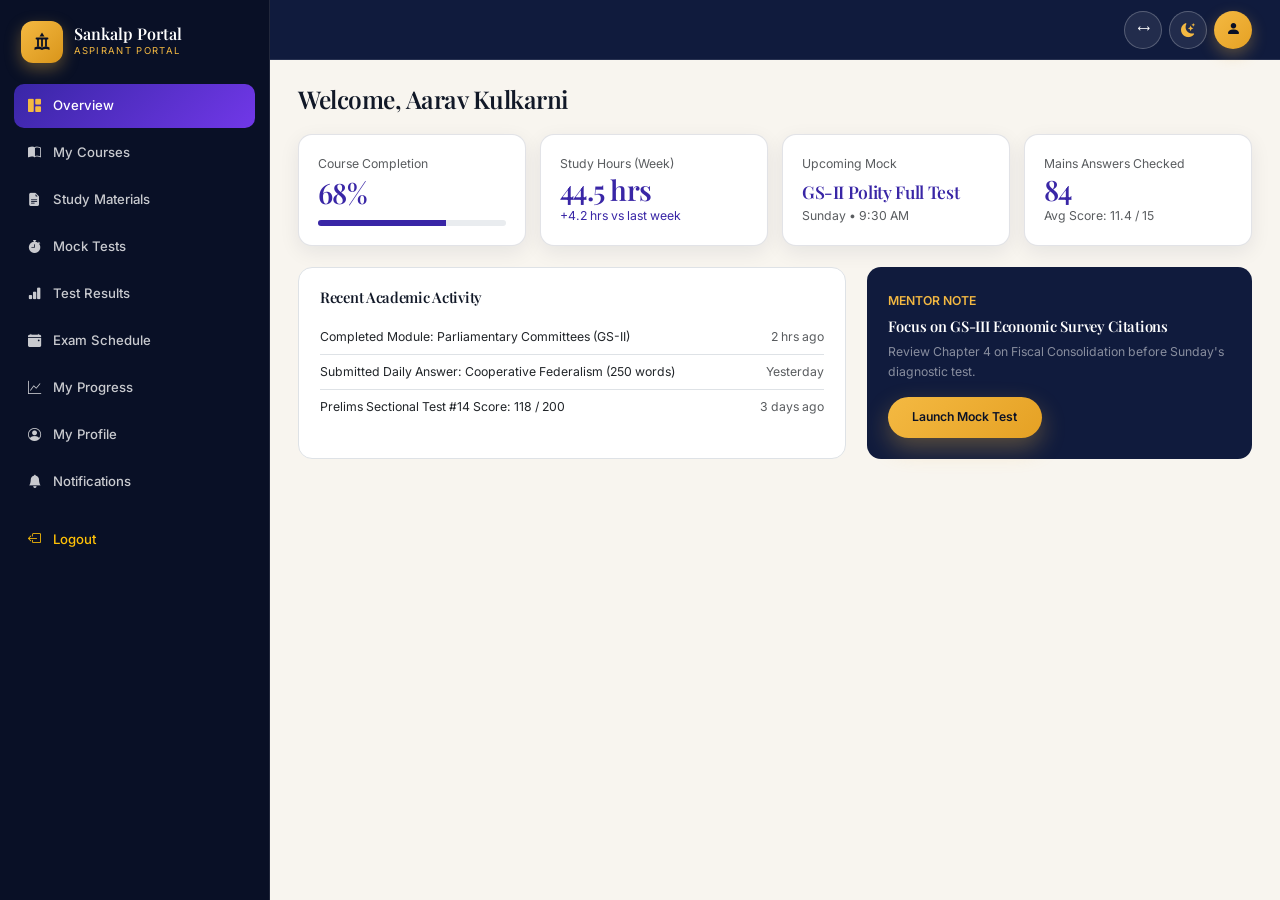
<file: dashboard.html>
<!DOCTYPE html>
<html lang="en">
<head>
  <meta charset="UTF-8">
  <meta name="viewport" content="width=device-width, initial-scale=1.0">
  <title>Aspirant Dashboard | Sankalp Civil Services Academy</title>
  <link rel="icon" type="image/svg+xml" href="assets/images/favicon.svg">
  <link rel="preconnect" href="https://fonts.googleapis.com">
  <link rel="preconnect" href="https://fonts.gstatic.com" crossorigin>
  <link href="https://fonts.googleapis.com/css2?family=Inter:wght@400;500;600;700&family=Playfair+Display:ital,wght@0,600;0,700;0,800;1,600&display=swap" rel="stylesheet">
  <link href="https://cdn.jsdelivr.net/npm/bootstrap@5.3.3/dist/css/bootstrap.min.css" rel="stylesheet">
  <link href="https://cdn.jsdelivr.net/npm/bootstrap-icons@1.11.3/font/bootstrap-icons.min.css" rel="stylesheet">
  <link rel="stylesheet" href="assets/css/style.css">
</head>
<body>

  <div class="dashboard-shell">
    <!-- Sidebar (Left Offcanvas on Mobile/Tablet, Fixed Sidebar on Desktop) -->
    <aside class="dashboard-sidebar offcanvas-lg offcanvas-start" tabindex="-1" id="dashSidebarOffcanvas" aria-labelledby="dashSidebarLabel">
      <div class="offcanvas-header d-lg-none px-2 pb-3 border-bottom border-light border-opacity-10">
        <a href="index.html" class="brand-lockup" id="dashSidebarLabel">
          <span class="brand-mark"><svg width="24" height="24" viewBox="0 0 24 24" fill="none" xmlns="http://www.w3.org/2000/svg" aria-hidden="true"><path d="M12 2.5L14.5 6.5H9.5L12 2.5Z" fill="currentColor"/><path d="M6.5 8.5H17.5M8 8.5V16M12 8.5V16M16 8.5V16" stroke="currentColor" stroke-width="1.8" stroke-linecap="round"/><path d="M4.5 17.5C7 16.2 9.5 16.2 12 17.5C14.5 16.2 17 16.2 19.5 17.5V20C17 18.8 14.5 18.8 12 20C9.5 18.8 7 18.8 4.5 20V17.5Z" fill="currentColor"/></svg></span>
          <span>
            <span class="brand-title d-block">Sankalp Portal</span>
            <span class="brand-sub">Aspirant Portal</span>
          </span>
        </a>
        <button type="button" class="btn-close btn-close-white" data-bs-dismiss="offcanvas" data-bs-target="#dashSidebarOffcanvas" aria-label="Close"></button>
      </div>

      <div class="offcanvas-body d-flex flex-column p-0 w-100">
        <a href="index.html" class="brand-lockup mb-4 px-2 d-none d-lg-flex">
          <span class="brand-mark"><svg width="24" height="24" viewBox="0 0 24 24" fill="none" xmlns="http://www.w3.org/2000/svg" aria-hidden="true"><path d="M12 2.5L14.5 6.5H9.5L12 2.5Z" fill="currentColor"/><path d="M6.5 8.5H17.5M8 8.5V16M12 8.5V16M16 8.5V16" stroke="currentColor" stroke-width="1.8" stroke-linecap="round"/><path d="M4.5 17.5C7 16.2 9.5 16.2 12 17.5C14.5 16.2 17 16.2 19.5 17.5V20C17 18.8 14.5 18.8 12 20C9.5 18.8 7 18.8 4.5 20V17.5Z" fill="currentColor"/></svg></span>
          <span>
            <span class="brand-title d-block">Sankalp Portal</span>
            <span class="brand-sub">Aspirant Portal</span>
          </span>
        </a>

        <nav class="dashboard-sidebar-nav flex-grow-1 mt-3 mt-lg-0" aria-label="Dashboard Navigation">
          <button type="button" class="dash-nav-btn active" data-dash-target="overview"><i class="bi bi-grid-1x2-fill"></i> Overview</button>
          <button type="button" class="dash-nav-btn" data-dash-target="courses"><i class="bi bi-book-half"></i> My Courses</button>
          <button type="button" class="dash-nav-btn" data-dash-target="materials"><i class="bi bi-file-earmark-text-fill"></i> Study Materials</button>
          <button type="button" class="dash-nav-btn" data-dash-target="mocks"><i class="bi bi-stopwatch-fill"></i> Mock Tests</button>
          <button type="button" class="dash-nav-btn" data-dash-target="results"><i class="bi bi-bar-chart-fill"></i> Test Results</button>
          <button type="button" class="dash-nav-btn" data-dash-target="schedule"><i class="bi bi-calendar-event-fill"></i> Exam Schedule</button>
          <button type="button" class="dash-nav-btn" data-dash-target="progress"><i class="bi bi-graph-up"></i> My Progress</button>
          <button type="button" class="dash-nav-btn" data-dash-target="profile"><i class="bi bi-person-circle"></i> My Profile</button>
          <button type="button" class="dash-nav-btn" data-dash-target="notifications"><i class="bi bi-bell-fill"></i> Notifications</button>
          <button type="button" class="dash-nav-btn text-warning mt-lg-3" data-dash-target="logout"><i class="bi bi-box-arrow-left"></i> Logout</button>
        </nav>
      </div>
    </aside>

    <!-- Main Dashboard Content -->
    <main class="dashboard-main">
      <!-- Compact Dashboard Top Navbar (No Brand Name on Mobile, Hamburger Left + 3 Icons Right) -->
      <header class="dashboard-topbar">
        <button class="btn btn-outline-light btn-sm d-lg-none border-secondary" type="button" data-bs-toggle="offcanvas" data-bs-target="#dashSidebarOffcanvas" aria-controls="dashSidebarOffcanvas" aria-label="Open dashboard menu">
          <i class="bi bi-list fs-5"></i>
        </button>
        <div class="d-flex align-items-center gap-2 ms-auto">
          <button type="button" class="rtl-toggle-btn" id="rtlToggleBtn" aria-label="Switch to RTL layout"><i class="bi bi-arrows"></i></button>
          <button type="button" class="theme-toggle-btn" id="themeToggleBtn" aria-label="Toggle theme"><i class="bi bi-moon-stars-fill"></i></button>
          <button type="button" class="login-icon-btn border-0" aria-label="My Profile" title="My Profile" onclick="document.querySelector('[data-dash-target=\'profile\']').click();">
            <i class="bi bi-person-fill"></i>
          </button>
        </div>
      </header>

      <div class="dashboard-body">
        <div class="mb-4">
          <h1 class="font-serif fw-bold fs-3 mb-0">Welcome, <span data-user-name>Aarav Kulkarni</span></h1>
        </div>

      <!-- 1. OVERVIEW -->
      <section class="dash-panel active" id="panel-overview">
        <div class="row g-3 mb-4">
          <div class="col-md-3 col-sm-6">
            <div class="dash-stat-tile h-100 d-flex flex-column justify-content-between">
              <span class="small text-muted">Course Completion</span>
              <div class="font-serif fs-2 fw-bold text-indigo">68%</div>
              <div class="progress mt-2" style="height:6px;"><div class="progress-bar bg-indigo" style="width:68%"></div></div>
            </div>
          </div>
          <div class="col-md-3 col-sm-6">
            <div class="dash-stat-tile h-100 d-flex flex-column justify-content-between">
              <span class="small text-muted">Study Hours (Week)</span>
              <div class="font-serif fs-2 fw-bold text-indigo">44.5 hrs</div>
              <span class="small text-indigo">+4.2 hrs vs last week</span>
            </div>
          </div>
          <div class="col-md-3 col-sm-6">
            <div class="dash-stat-tile h-100 d-flex flex-column justify-content-between">
              <span class="small text-muted">Upcoming Mock</span>
              <div class="font-serif fs-5 fw-bold text-indigo mt-1">GS-II Polity Full Test</div>
              <span class="small text-muted">Sunday &bull; 9:30 AM</span>
            </div>
          </div>
          <div class="col-md-3 col-sm-6">
            <div class="dash-stat-tile h-100 d-flex flex-column justify-content-between">
              <span class="small text-muted">Mains Answers Checked</span>
              <div class="font-serif fs-2 fw-bold text-indigo">84</div>
              <span class="small text-muted">Avg Score: 11.4 / 15</span>
            </div>
          </div>
        </div>

        <div class="row g-4">
          <div class="col-lg-7">
            <div class="p-4 rounded-4 bg-white border h-100">
              <h5 class="font-serif fw-bold mb-3">Recent Academic Activity</h5>
              <ul class="list-group list-group-flush small">
                <li class="list-group-item d-flex justify-content-between px-0"><span>Completed Module: Parliamentary Committees (GS-II)</span><span class="text-muted">2 hrs ago</span></li>
                <li class="list-group-item d-flex justify-content-between px-0"><span>Submitted Daily Answer: Cooperative Federalism (250 words)</span><span class="text-muted">Yesterday</span></li>
                <li class="list-group-item d-flex justify-content-between px-0"><span>Prelims Sectional Test #14 Score: 118 / 200</span><span class="text-muted">3 days ago</span></li>
              </ul>
            </div>
          </div>
          <div class="col-lg-5">
            <div class="p-4 rounded-4 bg-navy text-white h-100">
              <span class="small text-gold fw-bold text-uppercase">Mentor Note</span>
              <h5 class="font-serif fw-bold mt-2">Focus on GS-III Economic Survey Citations</h5>
              <p class="small text-white-50 mb-3">Review Chapter 4 on Fiscal Consolidation before Sunday's diagnostic test.</p>
              <button type="button" class="btn btn-gold btn-sm" onclick="document.querySelector('[data-dash-target=\'mocks\']').click();">Launch Mock Test</button>
            </div>
          </div>
        </div>
      </section>

      <!-- 2. MY COURSES -->
      <section class="dash-panel" id="panel-courses">
        <h4 class="font-serif fw-bold mb-3">Enrolled Courses</h4>
        <div class="row g-4">
          <div class="col-md-6">
            <div class="p-4 rounded-4 bg-white border h-100">
              <span class="badge bg-warning text-dark mb-2">Active</span>
              <h5 class="font-serif fw-bold">Integrated GS Foundation (Papers I&ndash;IV)</h5>
              <p class="small text-muted">18 Modules &bull; 12 Completed</p>
              <div class="progress mb-3" style="height:8px;"><div class="progress-bar bg-indigo" style="width:68%"></div></div>
              <button type="button" class="btn btn-violet btn-sm" onclick="window.showToast('Resuming GS-II Lecture: Constitutional Amendments');">Continue Learning</button>
            </div>
          </div>
          <div class="col-md-6">
            <div class="p-4 rounded-4 bg-white border h-100">
              <span class="badge bg-warning text-dark mb-2">Test Series</span>
              <h5 class="font-serif fw-bold">Prelims &amp; Mains Test Series 2027</h5>
              <p class="small text-muted">40 Tests &bull; 14 Attempted</p>
              <div class="progress mb-3" style="height:8px;"><div class="progress-bar bg-indigo" style="width:35%"></div></div>
              <button type="button" class="btn btn-outline-navy-pill btn-sm" onclick="document.querySelector('[data-dash-target=\'mocks\']').click();">Open Test Portal</button>
            </div>
          </div>
        </div>
      </section>

      <!-- 3. STUDY MATERIALS -->
      <section class="dash-panel" id="panel-materials">
        <div class="d-flex flex-wrap justify-content-between align-items-center gap-3 mb-3">
          <h4 class="font-serif fw-bold mb-0">Study Materials Repository</h4>
          <div class="d-flex gap-2">
            <input type="search" class="form-control form-control-sm" id="materialSearchInput" placeholder="Search notes...">
            <select class="form-select form-select-sm" id="materialSubjectFilter">
              <option value="all">All Subjects</option>
              <option value="Polity">Polity</option>
              <option value="Economy">Economy</option>
              <option value="History">History</option>
              <option value="Ethics">Ethics</option>
            </select>
          </div>
        </div>
        <div class="row g-3">
          <div class="col-md-6" data-material-item data-subject="Polity" data-title="Indian Constitution Fundamental Rights Notes">
            <div class="p-3 rounded-3 bg-white border d-flex justify-content-between align-items-center">
              <div><span class="badge bg-light text-dark border mb-1">Polity</span><h6 class="fw-bold mb-0">Fundamental Rights &amp; Writs Compendium</h6></div>
              <button type="button" class="btn btn-sm btn-violet" onclick="window.showToast('Downloading Polity_Writs_Summary.pdf');"><i class="bi bi-download"></i></button>
            </div>
          </div>
          <div class="col-md-6" data-material-item data-subject="Economy" data-title="Monetary Policy & RBI Framework Brief">
            <div class="p-3 rounded-3 bg-white border d-flex justify-content-between align-items-center">
              <div><span class="badge bg-light text-dark border mb-1">Economy</span><h6 class="fw-bold mb-0">Monetary Policy &amp; Inflation Targeting</h6></div>
              <button type="button" class="btn btn-sm btn-violet" onclick="window.showToast('Downloading Economy_MPC_Brief.pdf');"><i class="bi bi-download"></i></button>
            </div>
          </div>
          <div class="col-md-6" data-material-item data-subject="History" data-title="Modern Indian History Gandhian Era">
            <div class="p-3 rounded-3 bg-white border d-flex justify-content-between align-items-center">
              <div><span class="badge bg-light text-dark border mb-1">History</span><h6 class="fw-bold mb-0">Freedom Movement Chronology (1915&ndash;1947)</h6></div>
              <button type="button" class="btn btn-sm btn-violet" onclick="window.showToast('Downloading Modern_History_Timeline.pdf');"><i class="bi bi-download"></i></button>
            </div>
          </div>
          <div class="col-md-6" data-material-item data-subject="Ethics" data-title="GS-IV Ethics Case Study Frameworks">
            <div class="p-3 rounded-3 bg-white border d-flex justify-content-between align-items-center">
              <div><span class="badge bg-light text-dark border mb-1">Ethics</span><h6 class="fw-bold mb-0">GS-IV Administrative Case Study Workbook</h6></div>
              <button type="button" class="btn btn-sm btn-violet" onclick="window.showToast('Downloading Ethics_Case_Studies.pdf');"><i class="bi bi-download"></i></button>
            </div>
          </div>
        </div>
      </section>

      <!-- 4. MOCK TESTS -->
      <section class="dash-panel" id="panel-mocks">
        <h4 class="font-serif fw-bold mb-3">Prelims &amp; GS Mock Tests</h4>
        <div class="row g-3 mb-4">
          <div class="col-md-6">
            <div class="p-4 rounded-4 bg-white border">
              <span class="small text-indigo fw-bold">GS Paper I &bull; 5 Questions</span>
              <h5 class="font-serif fw-bold mt-1">Polity &amp; Economy Quick Diagnostic</h5>
              <p class="small text-muted">Duration: 05:00 mins &bull; Instant Evaluation</p>
              <button type="button" class="btn btn-gold btn-sm" data-start-mock="Polity &amp; Economy Quick Diagnostic">Start Test</button>
            </div>
          </div>
          <div class="col-md-6">
            <div class="p-4 rounded-4 bg-white border">
              <span class="small text-indigo fw-bold">Prelims Simulator &bull; 5 Questions</span>
              <h5 class="font-serif fw-bold mt-1">All-India GS Rapid Revision #04</h5>
              <p class="small text-muted">Duration: 05:00 mins &bull; Instant Evaluation</p>
              <button type="button" class="btn btn-violet btn-sm" data-start-mock="All-India GS Rapid Revision #04">Start Test</button>
            </div>
          </div>
        </div>

        <div id="demoMockTestArea" class="p-4 rounded-4 bg-ivory border d-none">
          <div class="d-flex justify-content-between align-items-center mb-3">
            <h5 class="font-serif fw-bold mb-0" id="mockActiveTitle">Mock Test</h5>
            <span class="badge bg-danger fs-6" id="mockTimerDisplay">05:00</span>
          </div>
          <div id="mockQuestionsContainer"></div>
          <button type="button" class="btn btn-gold" id="submitMockTestBtn">Submit &amp; Evaluate</button>
          <div id="mockResultAlert" class="d-none"></div>
        </div>
      </section>

      <!-- 5. TEST RESULTS -->
      <section class="dash-panel" id="panel-results">
        <h4 class="font-serif fw-bold mb-3">Previous Test Results</h4>
        <div class="table-responsive bg-white rounded-4 border p-3">
          <table class="table align-middle mb-0">
            <thead><tr><th>Test Name</th><th>Subject</th><th>Score</th><th>Accuracy</th></tr></thead>
            <tbody>
              <tr><td>Prelims Sectional #14</td><td>Indian Polity</td><td>118 / 200</td><td><span class="badge bg-indigo">76%</span></td></tr>
              <tr><td>Prelims Sectional #13</td><td>Indian Economy</td><td>104 / 200</td><td><span class="badge bg-indigo">68%</span></td></tr>
              <tr><td>Mains GS-II Mini Mock</td><td>Governance</td><td>64 / 100</td><td><span class="badge bg-warning text-dark">64%</span></td></tr>
            </tbody>
          </table>
        </div>
      </section>

      <!-- 6. EXAM SCHEDULE -->
      <section class="dash-panel" id="panel-schedule">
        <h4 class="font-serif fw-bold mb-3">Upcoming Schedule</h4>
        <div class="list-group rounded-4">
          <div class="list-group-item d-flex justify-content-between align-items-center p-3">
            <div><h6 class="fw-bold mb-0">GS-II Constitutional Bodies Mock Test</h6><small class="text-muted">Sunday &bull; 9:30 AM &ndash; 11:30 AM</small></div>
            <span class="badge bg-warning text-dark">Offline / Online</span>
          </div>
          <div class="list-group-item d-flex justify-content-between align-items-center p-3">
            <div><h6 class="fw-bold mb-0">Weekly Editorial &amp; Economic Survey Briefing</h6><small class="text-muted">Wednesday &bull; 5:00 PM</small></div>
            <span class="badge bg-indigo">Live Session</span>
          </div>
        </div>
      </section>

      <!-- 7. MY PROGRESS -->
      <section class="dash-panel" id="panel-progress">
        <h4 class="font-serif fw-bold mb-3">Subject-Wise Preparation Progress</h4>
        <div class="p-4 rounded-4 bg-white border">
          <div class="mb-3"><div class="d-flex justify-content-between small fw-bold mb-1"><span>Indian Polity &amp; Governance</span><span>82%</span></div><div class="progress"><div class="progress-bar bg-indigo" style="width:82%"></div></div></div>
          <div class="mb-3"><div class="d-flex justify-content-between small fw-bold mb-1"><span>Indian Economy</span><span>70%</span></div><div class="progress"><div class="progress-bar bg-indigo" style="width:70%"></div></div></div>
          <div class="mb-3"><div class="d-flex justify-content-between small fw-bold mb-1"><span>Modern History &amp; Culture</span><span>64%</span></div><div class="progress"><div class="progress-bar bg-warning" style="width:64%"></div></div></div>
          <div><div class="d-flex justify-content-between small fw-bold mb-1"><span>GS-IV Ethics &amp; Integrity</span><span>55%</span></div><div class="progress"><div class="progress-bar bg-warning" style="width:55%"></div></div></div>
        </div>
      </section>

      <!-- 8. MY PROFILE -->
      <section class="dash-panel" id="panel-profile">
        <h4 class="font-serif fw-bold mb-3">My Profile</h4>
        <div class="p-4 rounded-4 bg-white border" style="max-width:620px;">
          <form id="dashProfileForm">
            <div class="mb-3"><label class="form-label small fw-semibold">Full Name</label><input type="text" class="form-control" id="profName"></div>
            <div class="mb-3"><label class="form-label small fw-semibold">Email</label><input type="email" class="form-control" id="profEmail"></div>
            <div class="mb-3"><label class="form-label small fw-semibold">Phone</label><input type="tel" class="form-control" id="profPhone"></div>
            <div class="mb-3"><label class="form-label small fw-semibold">Enrolled Program</label><input type="text" class="form-control" id="profProgram"></div>
            <div class="mb-3"><label class="form-label small fw-semibold">Target Exam</label><input type="text" class="form-control" id="profTargetYear"></div>
            <button type="submit" class="btn btn-violet">Save Profile Changes</button>
          </form>
        </div>
      </section>

      <!-- 9. NOTIFICATIONS -->
      <section class="dash-panel" id="panel-notifications">
        <h4 class="font-serif fw-bold mb-3">Notifications</h4>
        <div class="alert bg-white border border-start border-4 border-primary"><strong>Evaluated Script Ready:</strong> Your GS-II Answer Writing Assignment #09 has been reviewed by Prof. Deshmukh.</div>
        <div class="alert bg-white border border-start border-4 border-warning"><strong>Reminder:</strong> Sunday Prelims Mock Test #15 opens at 9:30 AM sharp.</div>
      </section>
      </div>
    </main>
  </div>

  <script src="https://cdn.jsdelivr.net/npm/bootstrap@5.3.3/dist/js/bootstrap.bundle.min.js"></script>
  <script src="assets/js/main.js"></script>
</body>
</html>
</file>
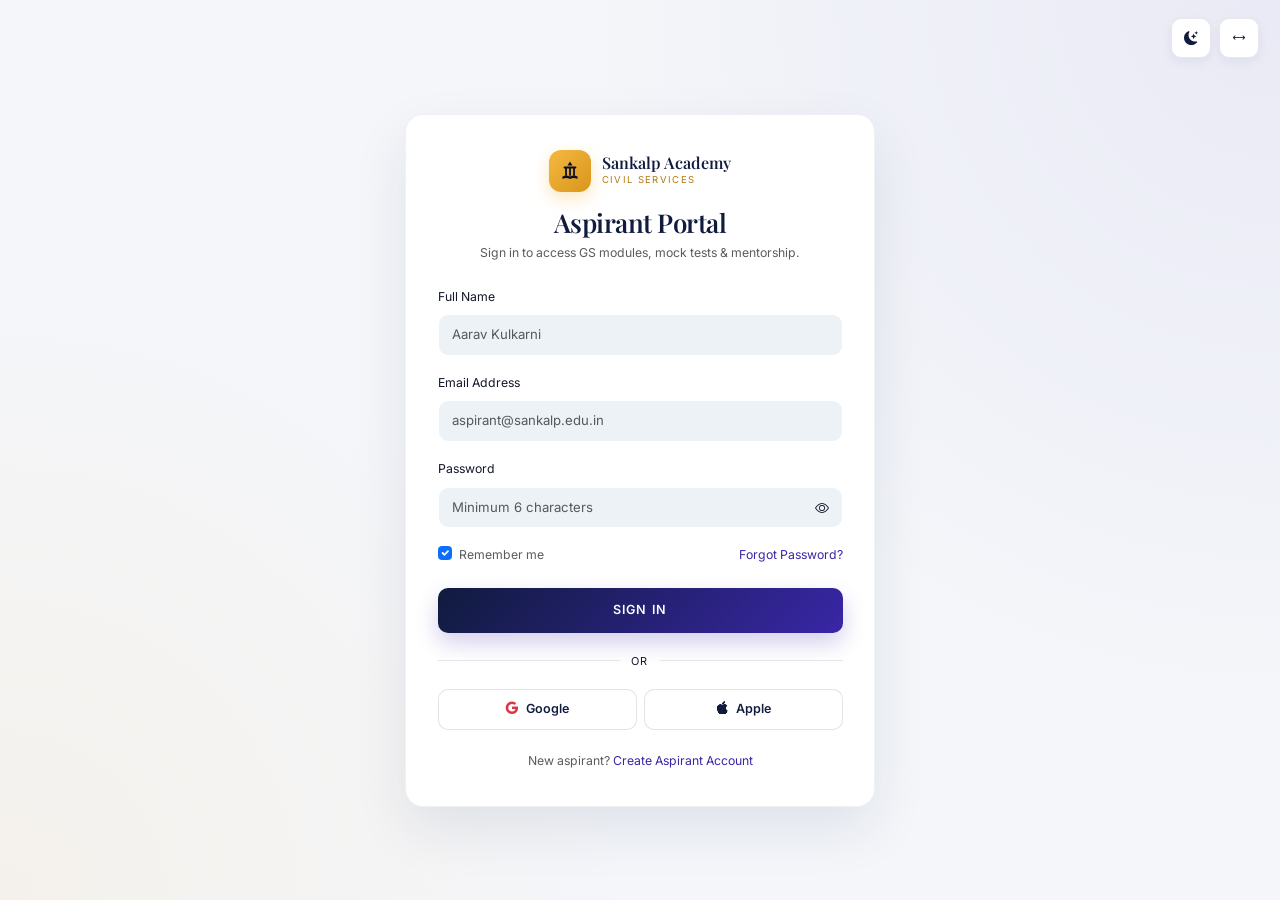
<file: login.html>
<!DOCTYPE html>
<html lang="en">
<head>
  <meta charset="UTF-8">
  <meta name="viewport" content="width=device-width, initial-scale=1.0">
  <title>Aspirant Login | Sankalp Civil Services Academy</title>
  <link rel="icon" type="image/svg+xml" href="assets/images/favicon.svg">
  <link rel="preconnect" href="https://fonts.googleapis.com">
  <link rel="preconnect" href="https://fonts.gstatic.com" crossorigin>
  <link href="https://fonts.googleapis.com/css2?family=Inter:wght@400;500;600;700&family=Playfair+Display:ital,wght@0,600;0,700;0,800;1,600&display=swap" rel="stylesheet">
  <link href="https://cdn.jsdelivr.net/npm/bootstrap@5.3.3/dist/css/bootstrap.min.css" rel="stylesheet">
  <link href="https://cdn.jsdelivr.net/npm/bootstrap-icons@1.11.3/font/bootstrap-icons.min.css" rel="stylesheet">
  <link rel="stylesheet" href="assets/css/style.css">
</head>
<body>

  <!-- Floating Theme & RTL Controls -->
  <div class="auth-float-controls">
    <button type="button" class="auth-float-btn" id="themeToggleBtn" aria-label="Toggle dark mode"><i class="bi bi-moon-stars-fill"></i></button>
    <button type="button" class="auth-float-btn" id="rtlToggleBtn" aria-label="Switch to RTL layout"><i class="bi bi-arrows"></i></button>
  </div>

  <main class="auth-portal-page">
    <div class="auth-portal-card">
      <div class="text-center mb-4">
       <a class="navbar-brand brand-lockup" href="index.html">
        <span class="brand-mark"><svg width="24" height="24" viewBox="0 0 24 24" fill="none" xmlns="http://www.w3.org/2000/svg" aria-hidden="true"><path d="M12 2.5L14.5 6.5H9.5L12 2.5Z" fill="currentColor"/><path d="M6.5 8.5H17.5M8 8.5V16M12 8.5V16M16 8.5V16" stroke="currentColor" stroke-width="1.8" stroke-linecap="round"/><path d="M4.5 17.5C7 16.2 9.5 16.2 12 17.5C14.5 16.2 17 16.2 19.5 17.5V20C17 18.8 14.5 18.8 12 20C9.5 18.8 7 18.8 4.5 20V17.5Z" fill="currentColor"/></svg></span>
        <span>
          <span class="brand-title d-block">Sankalp Academy</span>
          <span class="brand-sub">Civil Services</span>
        </span>
      </a>
        <h1 class="font-serif">Aspirant Portal</h1>
        <p class="small text-muted mb-0">Sign in to access GS modules, mock tests &amp; mentorship.</p>
      </div>

      <form id="aspirantLoginForm" novalidate>
        <div class="mb-3">
          <label for="loginName" class="form-label small">Full Name</label>
          <input type="text" class="form-control auth-portal-input" id="loginName" placeholder="Aarav Kulkarni">
        </div>

        <div class="mb-3">
          <label for="loginIdentifier" class="form-label small">Email Address</label>
          <input type="text" class="form-control auth-portal-input" id="loginIdentifier" placeholder="aspirant@sankalp.edu.in" required>
        </div>

        <div class="mb-3">
          <label for="loginPassword" class="form-label small">Password</label>
          <div class="auth-pass-wrap">
            <input type="password" class="form-control auth-portal-input" id="loginPassword" placeholder="Minimum 6 characters" required>
            <button class="auth-pass-toggle" type="button" data-toggle-password="loginPassword" aria-label="Show or hide password">
              <i class="bi bi-eye"></i>
            </button>
          </div>
        </div>

        <div class="d-flex justify-content-between align-items-center mb-4">
          <div class="form-check">
            <input class="form-check-input" type="checkbox" id="rememberMe" checked>
            <label class="form-check-label small text-muted" for="rememberMe">Remember me</label>
          </div>
          <a href="#" class="small auth-portal-link" onclick="event.preventDefault(); window.showToast('Password reset link sent to your registered email.');">Forgot Password?</a>
        </div>

        <div id="loginError" class="alert alert-danger d-none small"></div>

        <button type="submit" class="auth-portal-submit">Sign In</button>

        <div class="auth-divider">OR</div>

        <div class="row g-2 mb-4">
          <div class="col-6">
            <button type="button" class="auth-social-btn" onclick="window.location.href='dashboard.html';">
              <i class="bi bi-google text-danger"></i> Google
            </button>
          </div>
          <div class="col-6">
            <button type="button" class="auth-social-btn" onclick="window.location.href='dashboard.html';">
              <i class="bi bi-apple"></i> Apple
            </button>
          </div>
        </div>

        <p class="text-center small text-muted mb-0">
          New aspirant? <a href="register.html" class="auth-portal-link">Create Aspirant Account</a>
        </p>
      </form>
    </div>
  </main>

  <script src="https://cdn.jsdelivr.net/npm/bootstrap@5.3.3/dist/js/bootstrap.bundle.min.js"></script>
  <script src="assets/js/main.js"></script>
</body>
</html>
</file>
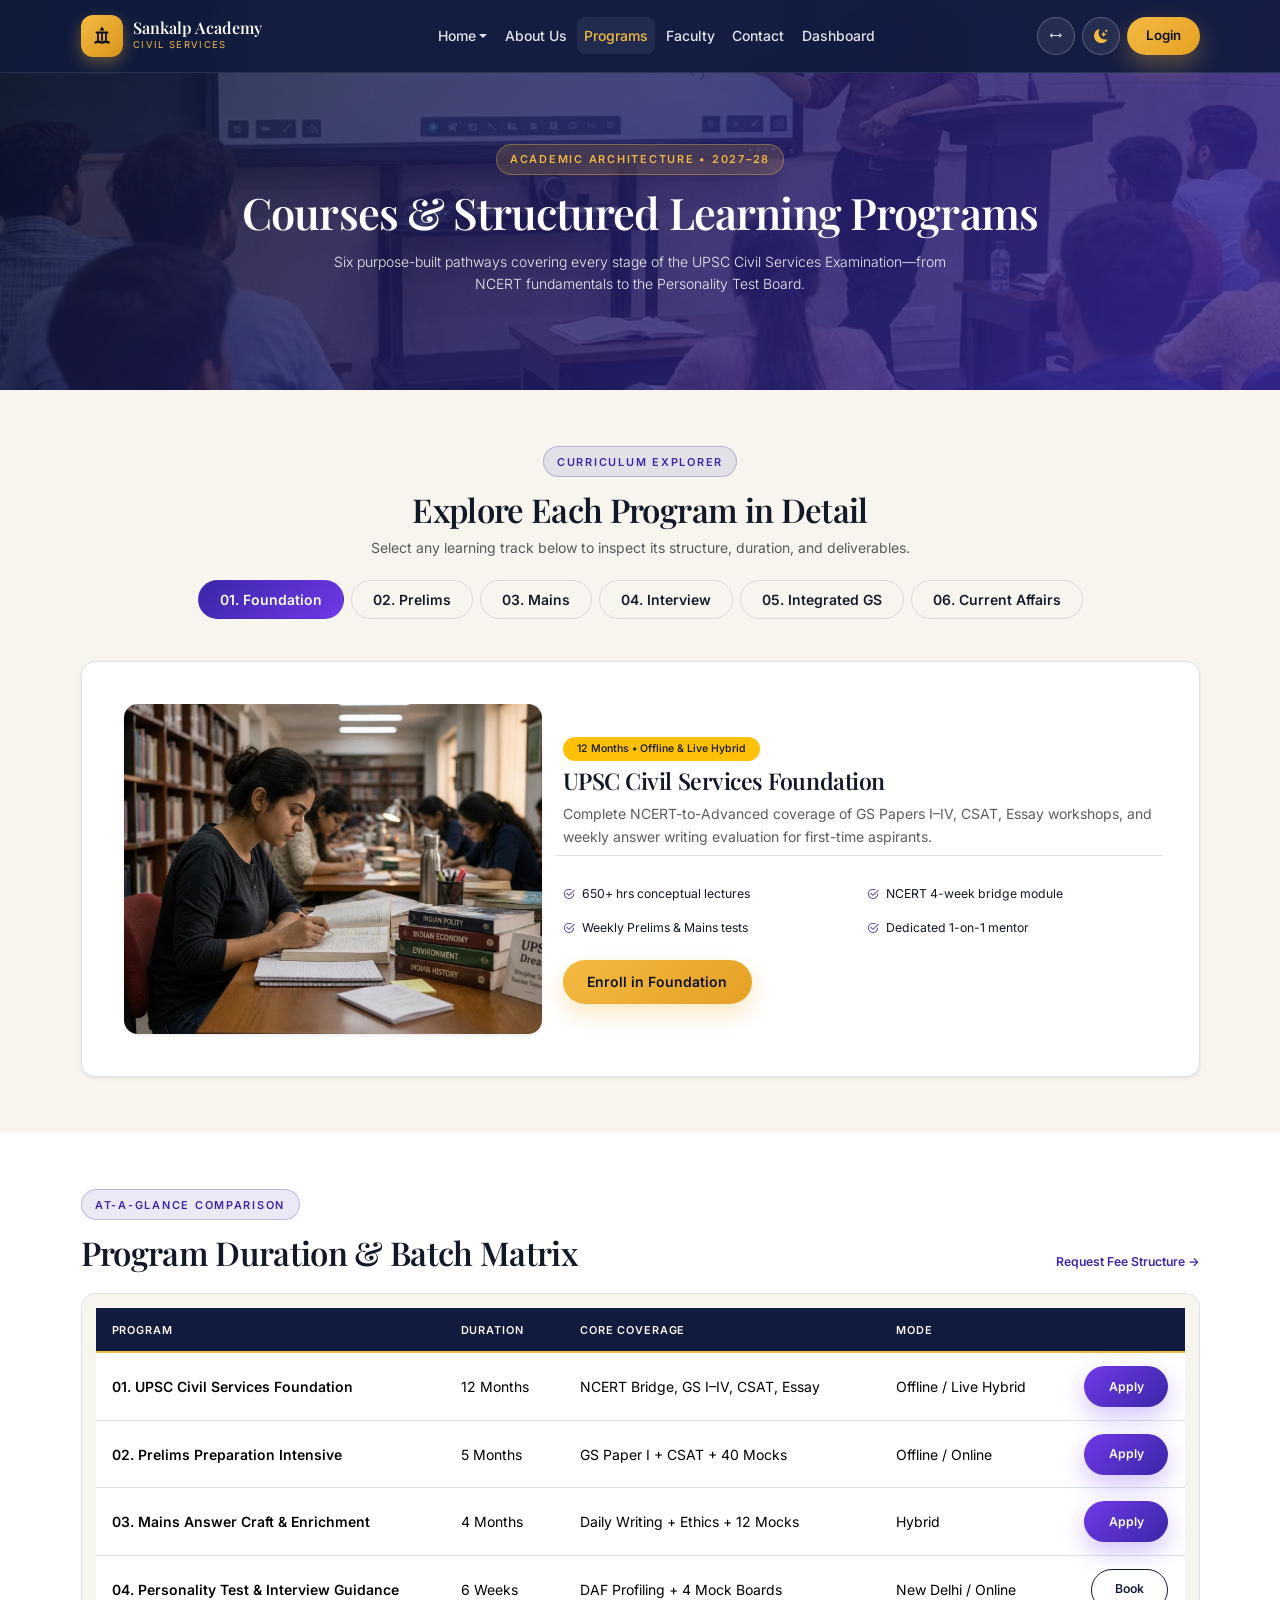
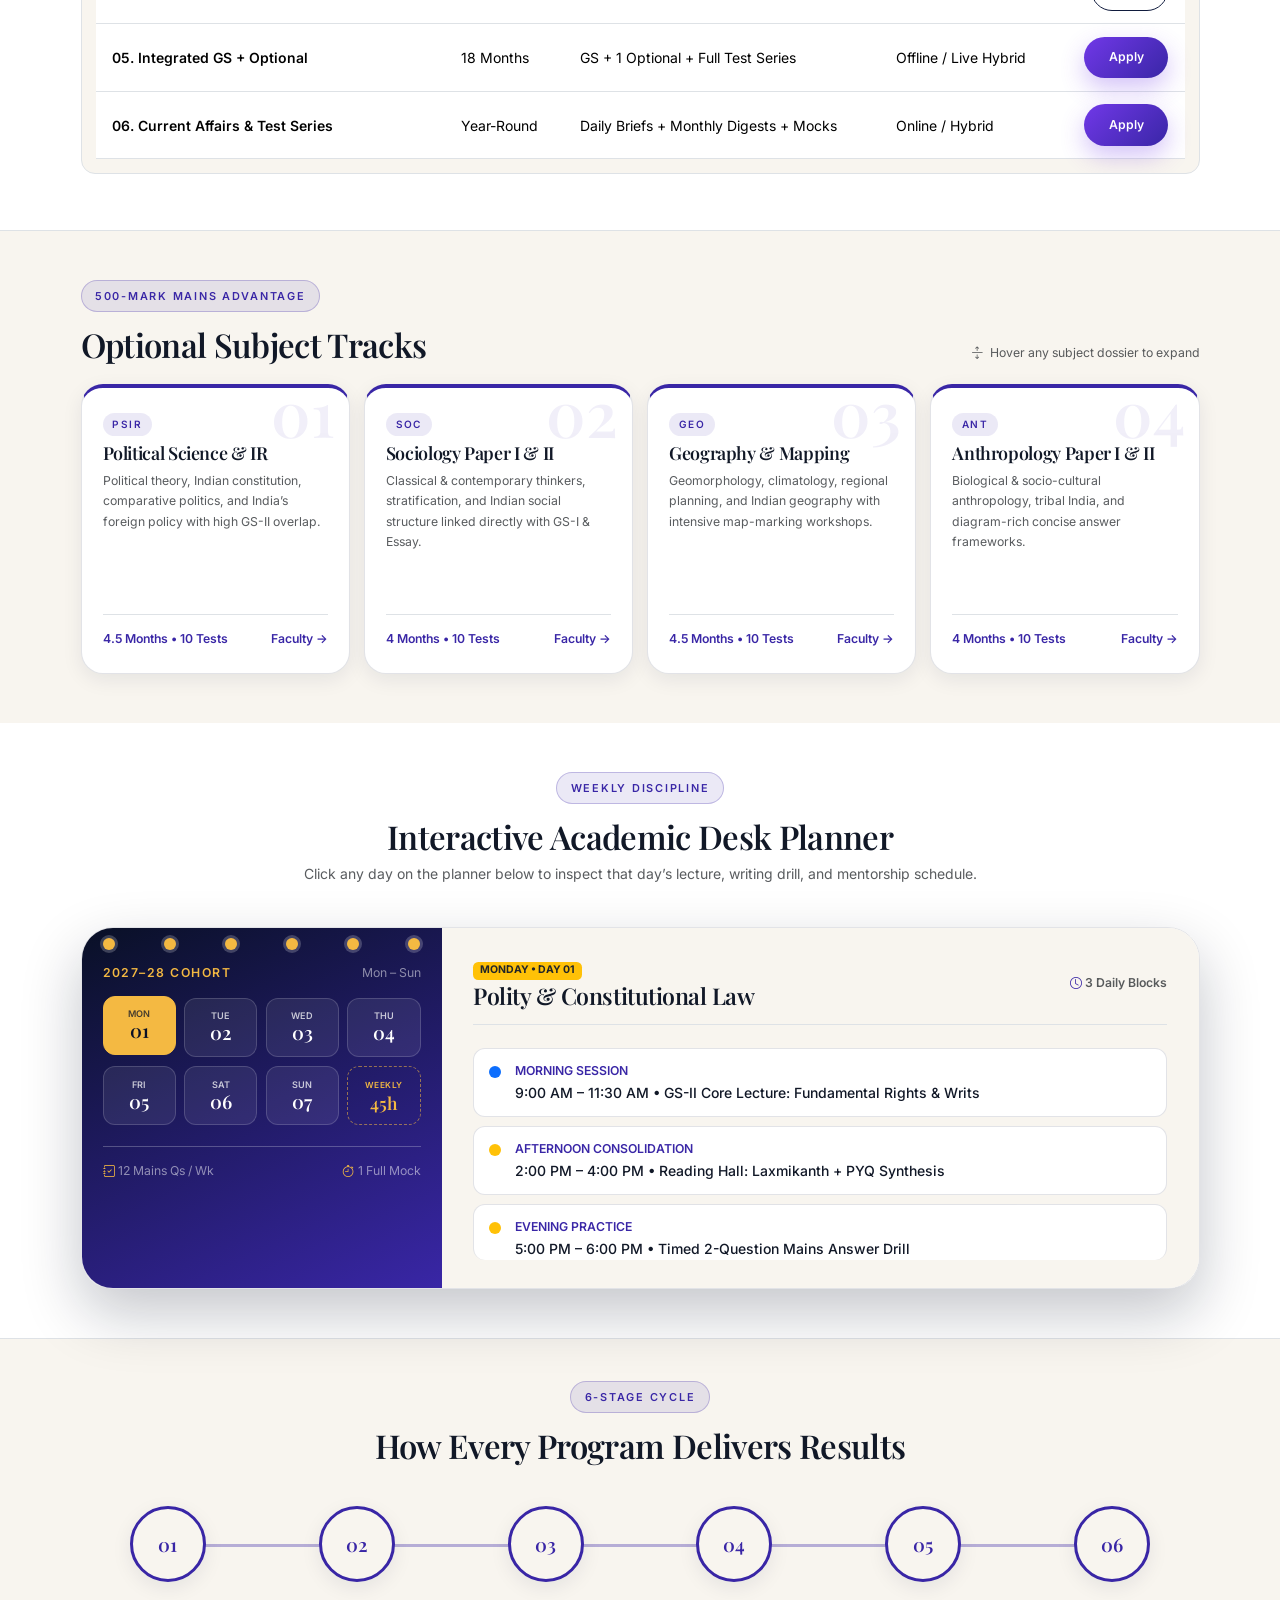
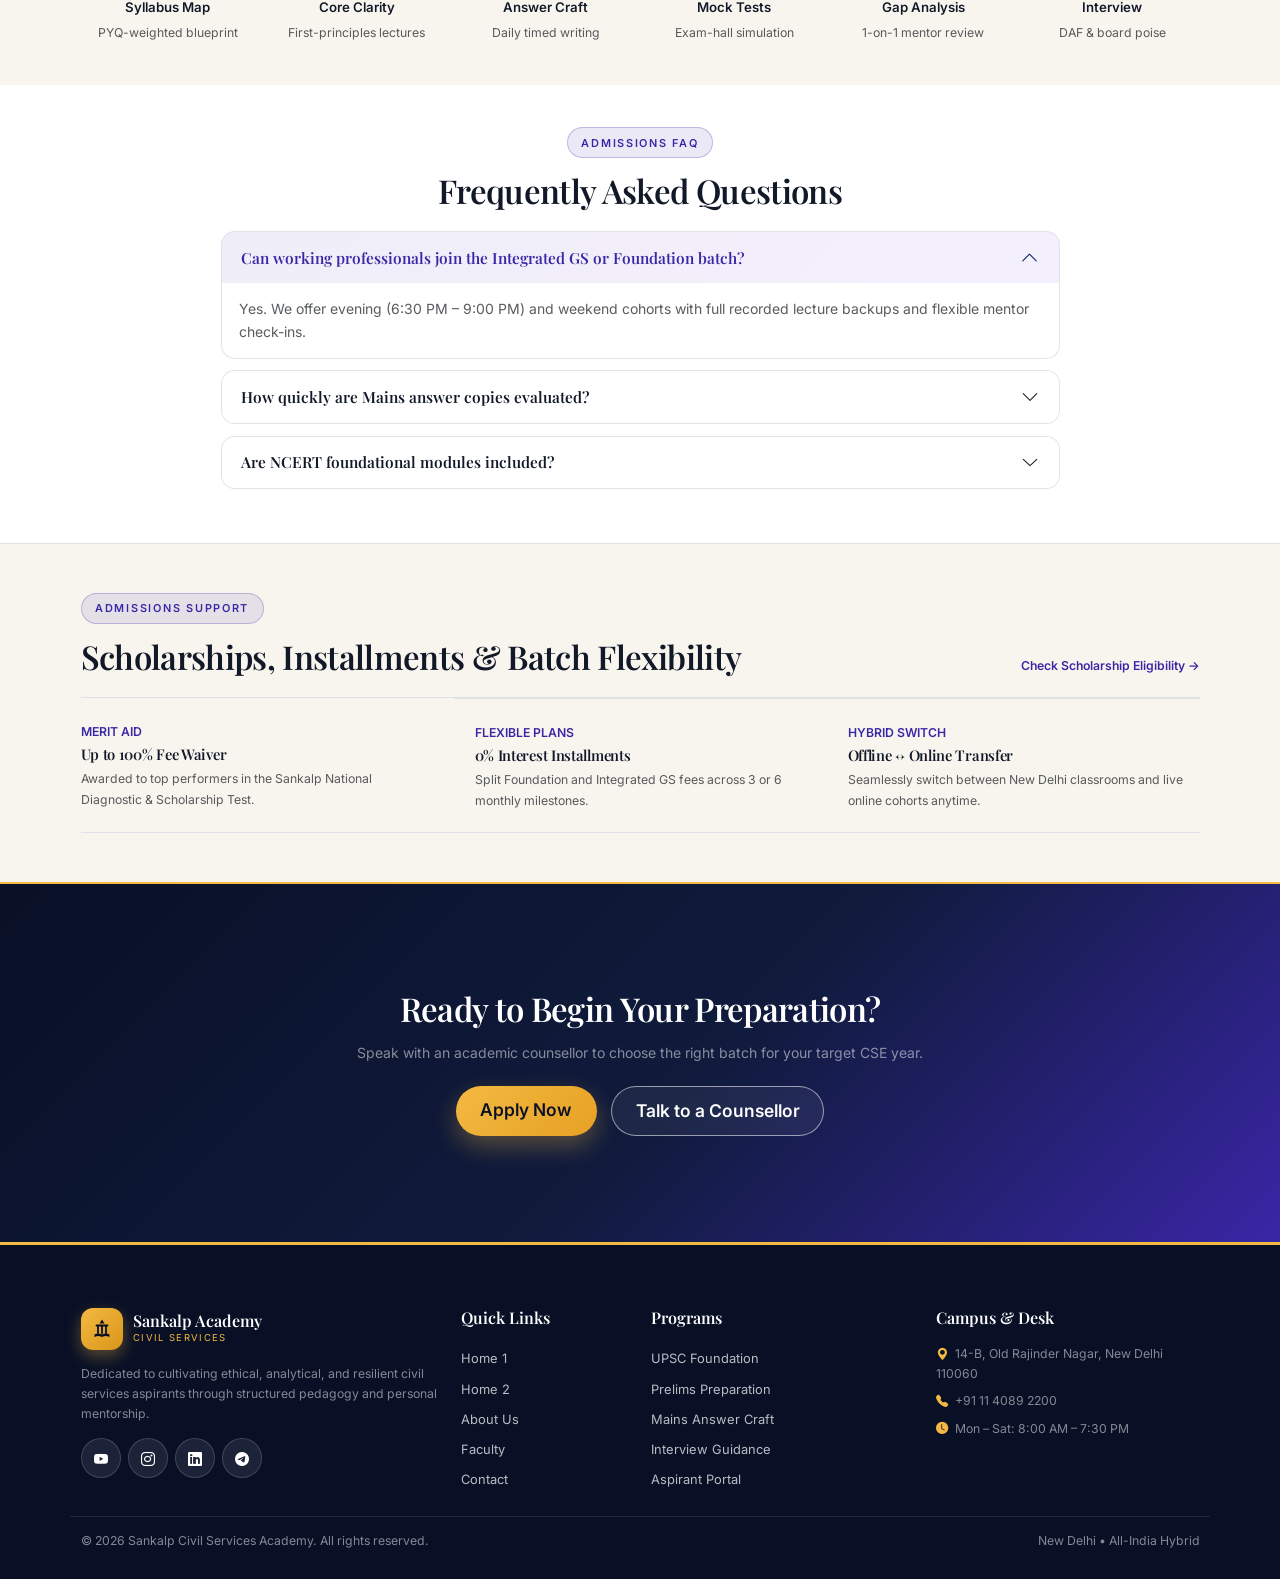
<file: programs.html>
<!DOCTYPE html>
<html lang="en">

<head>
  <meta charset="UTF-8">
  <meta name="viewport" content="width=device-width, initial-scale=1.0">
  <title>Courses &amp; Programs | Sankalp Civil Services Academy</title>
  <link rel="icon" type="image/svg+xml" href="assets/images/favicon.svg">
  <link rel="preconnect" href="https://fonts.googleapis.com">
  <link rel="preconnect" href="https://fonts.gstatic.com" crossorigin>
  <link
    href="https://fonts.googleapis.com/css2?family=Inter:wght@400;500;600;700&family=Playfair+Display:ital,wght@0,600;0,700;0,800;1,600&display=swap"
    rel="stylesheet">
  <link href="https://cdn.jsdelivr.net/npm/bootstrap@5.3.3/dist/css/bootstrap.min.css" rel="stylesheet">
  <link href="https://cdn.jsdelivr.net/npm/bootstrap-icons@1.11.3/font/bootstrap-icons.min.css" rel="stylesheet">
  <link rel="stylesheet" href="assets/css/style.css">
</head>

<body>

  <!-- Sticky Navigation -->
  <nav class="navbar navbar-expand-lg navbar-dark fixed-top academy-navbar">
    <div class="container">
      <a class="navbar-brand brand-lockup" href="index.html">
        <span class="brand-mark"><svg width="24" height="24" viewBox="0 0 24 24" fill="none"
            xmlns="http://www.w3.org/2000/svg" aria-hidden="true">
            <path d="M12 2.5L14.5 6.5H9.5L12 2.5Z" fill="currentColor" />
            <path d="M6.5 8.5H17.5M8 8.5V16M12 8.5V16M16 8.5V16" stroke="currentColor" stroke-width="1.8"
              stroke-linecap="round" />
            <path
              d="M4.5 17.5C7 16.2 9.5 16.2 12 17.5C14.5 16.2 17 16.2 19.5 17.5V20C17 18.8 14.5 18.8 12 20C9.5 18.8 7 18.8 4.5 20V17.5Z"
              fill="currentColor" />
          </svg></span>
        <span><span class="brand-title d-block">Sankalp Academy</span><span class="brand-sub">Civil
            Services</span></span>
      </a>
      <button class="navbar-toggler border-0 shadow-none" type="button" data-bs-toggle="collapse"
        data-bs-target="#academyNavMenu" aria-controls="academyNavMenu" aria-expanded="false"
        aria-label="Toggle navigation">
        <span class="navbar-toggler-icon"></span>
      </button>
      <div class="collapse navbar-collapse" id="academyNavMenu">
        <ul class="navbar-nav mx-auto mb-2 mb-lg-0 gap-lg-1">
          <li class="nav-item dropdown">
            <a class="nav-link dropdown-toggle" href="#" role="button" data-bs-toggle="dropdown"
              aria-expanded="false">Home</a>
            <ul class="dropdown-menu">
              <li><a class="dropdown-item" href="index.html">Home 1 &mdash; Editorial Classic</a></li>
              <li><a class="dropdown-item" href="home-2.html">Home 2 &mdash; Campaign Edition</a></li>
            </ul>
          </li>
          <li class="nav-item"><a class="nav-link" href="about.html">About Us</a></li>
          <li class="nav-item"><a class="nav-link active" href="programs.html">Programs</a></li>
          <li class="nav-item"><a class="nav-link" href="faculty.html">Faculty</a></li>
          <li class="nav-item"><a class="nav-link" href="contact.html">Contact</a></li>
          <li class="nav-item"><a class="nav-link" href="dashboard.html">Dashboard</a></li>
        </ul>
        <div class="d-flex align-items-center gap-2 mt-3 mt-lg-0">
          <button type="button" class="rtl-toggle-btn" id="rtlToggleBtn" aria-label="Switch to RTL layout"><i
              class="bi bi-arrows"></i></button>
          <button type="button" class="theme-toggle-btn" id="themeToggleBtn" aria-label="Toggle color theme"><i
              class="bi bi-moon-stars-fill"></i></button>
          <a href="login.html" class="btn btn-gold btn-sm px-4 py-2">Login</a>
        </div>
      </div>
    </div>
  </nav>

  <!-- 1. PROGRAMS HERO -->
  <header class="inner-hero">
    <div class="inner-hero-bg" style="background-image: url('assets/images/classroom.jpg');"></div>
    <div class="container position-relative" style="z-index:2;">
      <span class="eyebrow eyebrow-gold">Academic Architecture &bull; 2027&ndash;28</span>
      <h1 class="display-editorial mb-3">Courses &amp; Structured Learning Programs</h1>
      <p class="lead text-white-50 mb-0" style="max-width:650px;">
        Six purpose-built pathways covering every stage of the UPSC Civil Services Examination&mdash;from NCERT
        fundamentals to the Personality Test Board.
      </p>
    </div>
  </header>

  <!-- 2. INTERACTIVE 6-PROGRAM CURRICULUM STUDIO -->
  <section class="py-5 bg-ivory" id="programStudio">
    <div class="container py-3">
      <div class="text-center mx-auto mb-4" style="max-width:700px;">
        <span class="eyebrow eyebrow-indigo">Curriculum Explorer</span>
        <h2 class="section-title mb-2">Explore Each Program in Detail</h2>
        <p class="text-muted mb-0">Select any learning track below to inspect its structure, duration, and deliverables.
        </p>
      </div>

      <!-- 6-Program Pill Selector -->
      <ul class="nav nav-pills justify-content-center gap-2 mb-5" id="progStudioTabs" role="tablist">
        <li class="nav-item" role="presentation">
          <button class="nav-link active rounded-pill px-4 fw-semibold" data-bs-toggle="pill"
            data-bs-target="#pane-foundation" type="button" role="tab">01. Foundation</button>
        </li>
        <li class="nav-item" role="presentation">
          <button class="nav-link rounded-pill px-4 fw-semibold" data-bs-toggle="pill" data-bs-target="#pane-prelims"
            type="button" role="tab">02. Prelims</button>
        </li>
        <li class="nav-item" role="presentation">
          <button class="nav-link rounded-pill px-4 fw-semibold" data-bs-toggle="pill" data-bs-target="#pane-mains"
            type="button" role="tab">03. Mains</button>
        </li>
        <li class="nav-item" role="presentation">
          <button class="nav-link rounded-pill px-4 fw-semibold" data-bs-toggle="pill" data-bs-target="#pane-interview"
            type="button" role="tab">04. Interview</button>
        </li>
        <li class="nav-item" role="presentation">
          <button class="nav-link rounded-pill px-4 fw-semibold" data-bs-toggle="pill" data-bs-target="#pane-integrated"
            type="button" role="tab">05. Integrated GS</button>
        </li>
        <li class="nav-item" role="presentation">
          <button class="nav-link rounded-pill px-4 fw-semibold" data-bs-toggle="pill" data-bs-target="#pane-ca"
            type="button" role="tab">06. Current Affairs</button>
        </li>
      </ul>

      <div class="tab-content bg-white rounded-4 border shadow-sm p-4 p-lg-5" id="progStudioContent">
        <!-- 01. Foundation -->
        <div class="tab-pane fade show active" id="pane-foundation" role="tabpanel">
          <div class="row g-4 align-items-center">
            <div class="col-lg-5">
              <img src="assets/images/aspirants-study.jpg" alt="UPSC Foundation program"
                class="rounded-4 w-100 object-fit-cover shadow-sm" style="height:330px;object-position:center 20%;">
            </div>
            <div class="col-lg-7">
              <span class="badge bg-warning text-dark mb-2 px-3 py-2 rounded-pill fw-bold">12 Months &bull; Offline
                &amp; Live Hybrid</span>
              <h3 class="font-serif fw-bold mb-2">UPSC Civil Services Foundation</h3>
              <p class="text-muted mb-4">
                Complete NCERT-to-Advanced coverage of GS Papers I&ndash;IV, CSAT, Essay workshops, and weekly answer
                writing evaluation for first-time aspirants.
              </p>
              <div class="row g-3 border-top pt-3 mb-4 small">
                <div class="col-sm-6"><i class="bi bi-check2-circle text-indigo me-2"></i>650+ hrs conceptual lectures
                </div>
                <div class="col-sm-6"><i class="bi bi-check2-circle text-indigo me-2"></i>NCERT 4-week bridge module
                </div>
                <div class="col-sm-6"><i class="bi bi-check2-circle text-indigo me-2"></i>Weekly Prelims &amp; Mains
                  tests</div>
                <div class="col-sm-6"><i class="bi bi-check2-circle text-indigo me-2"></i>Dedicated 1-on-1 mentor</div>
              </div>
              <a href="register.html" class="btn btn-gold">Enroll in Foundation</a>
            </div>
          </div>
        </div>

        <!-- 02. Prelims -->
        <div class="tab-pane fade" id="pane-prelims" role="tabpanel">
          <div class="row g-4 align-items-center">
            <div class="col-lg-5">
              <img src="assets/images/mock-test-lab.jpg" alt="Prelims CBT test lab"
                class="rounded-4 w-100 object-fit-cover shadow-sm" style="height:330px;object-position:center 20%;">
            </div>
            <div class="col-lg-7">
              <span class="badge bg-warning text-dark mb-2 px-3 py-2 rounded-pill fw-bold">5 Months &bull; Stage I
                Intensive</span>
              <h3 class="font-serif fw-bold mb-2">UPSC Prelims Preparation</h3>
              <p class="text-muted mb-4">
                Rapid high-yield consolidation for GS Paper I and CSAT Paper II with 40+ simulated full-length &amp;
                sectional tests.
              </p>
              <div class="row g-3 border-top pt-3 mb-4 small">
                <div class="col-sm-6"><i class="bi bi-check2-circle text-indigo me-2"></i>12-year PYQ
                  reverse-engineering</div>
                <div class="col-sm-6"><i class="bi bi-check2-circle text-indigo me-2"></i>Statement-pair elimination
                  drills</div>
                <div class="col-sm-6"><i class="bi bi-check2-circle text-indigo me-2"></i>CSAT comprehension &amp;
                  numeracy</div>
                <div class="col-sm-6"><i class="bi bi-check2-circle text-indigo me-2"></i>All-India rank diagnostics
                </div>
              </div>
              <a href="register.html" class="btn btn-violet">Join Prelims Intensive</a>
            </div>
          </div>
        </div>

        <!-- 03. Mains -->
        <div class="tab-pane fade" id="pane-mains" role="tabpanel">
          <div class="row g-4 align-items-center">
            <div class="col-lg-5">
              <img src="assets/images/aspirant-notes.jpg" alt="Mains answer writing"
                class="rounded-4 w-100 object-fit-cover shadow-sm" style="height:330px;object-position:center 18%;">
            </div>
            <div class="col-lg-7">
              <span class="badge bg-warning text-dark mb-2 px-3 py-2 rounded-pill fw-bold">4 Months &bull; Stage II
                Answer Craft</span>
              <h3 class="font-serif fw-bold mb-2">UPSC Mains Answer Craft</h3>
              <p class="text-muted mb-4">
                Daily 2-question timed writing, GS-IV Ethics case studies, Essay structuring, and 12 full-length
                evaluated Mains simulations.
              </p>
              <div class="row g-3 border-top pt-3 mb-4 small">
                <div class="col-sm-6"><i class="bi bi-check2-circle text-indigo me-2"></i>7-minute question structuring
                </div>
                <div class="col-sm-6"><i class="bi bi-check2-circle text-indigo me-2"></i>2nd ARC &amp; SC citation
                  banks</div>
                <div class="col-sm-6"><i class="bi bi-check2-circle text-indigo me-2"></i>48-hour copy evaluation</div>
                <div class="col-sm-6"><i class="bi bi-check2-circle text-indigo me-2"></i>15-min mentor debrief per mock
                </div>
              </div>
              <a href="register.html" class="btn btn-gold">Join Mains Program</a>
            </div>
          </div>
        </div>

        <!-- 04. Interview -->
        <div class="tab-pane fade" id="pane-interview" role="tabpanel">
          <div class="row g-4 align-items-center">
            <div class="col-lg-5">
              <img src="assets/images/interview-preparation.jpg" alt="Personality Test mock board"
                class="rounded-4 w-100 object-fit-cover shadow-sm" style="height:330px;object-position:center 15%;">
            </div>
            <div class="col-lg-7">
              <span class="badge bg-warning text-dark mb-2 px-3 py-2 rounded-pill fw-bold">Stage III &bull; 275-Mark
                Personality Test</span>
              <h3 class="font-serif fw-bold mb-2">Interview Guidance Board</h3>
              <p class="text-muted mb-4">
                Customized DAF-I &amp; DAF-II question banks, 1-on-1 current affairs briefings, and 4 mock board panels
                with retired civil servants.
              </p>
              <div class="row g-3 border-top pt-3 mb-4 small">
                <div class="col-sm-6"><i class="bi bi-check2-circle text-indigo me-2"></i>Individual DAF-II profiling
                </div>
                <div class="col-sm-6"><i class="bi bi-check2-circle text-indigo me-2"></i>4 full mock board panels</div>
                <div class="col-sm-6"><i class="bi bi-check2-circle text-indigo me-2"></i>Recorded video posture review
                </div>
                <div class="col-sm-6"><i class="bi bi-check2-circle text-indigo me-2"></i>Home-state &amp; hobby briefs
                </div>
              </div>
              <a href="contact.html" class="btn btn-violet">Schedule Mock Board</a>
            </div>
          </div>
        </div>

        <!-- 05. Integrated GS -->
        <div class="tab-pane fade" id="pane-integrated" role="tabpanel">
          <div class="row g-4 align-items-center">
            <div class="col-lg-5">
              <img src="assets/images/peer-study.jpg" alt="Integrated GS cohort studying together"
                class="rounded-4 w-100 object-fit-cover shadow-sm" style="height:330px;object-position:center 20%;">
            </div>
            <div class="col-lg-7">
              <span class="badge bg-warning text-dark mb-2 px-3 py-2 rounded-pill fw-bold">18 Months &bull; All-in-One
                Track</span>
              <h3 class="font-serif fw-bold mb-2">Integrated GS + Optional Program</h3>
              <p class="text-muted mb-4">
                Unified Prelims, Mains, Optional Subject (PSIR, Sociology, Geography, Anthropology), and Test Series
                with continuous mentor tracking.
              </p>
              <div class="row g-3 border-top pt-3 mb-4 small">
                <div class="col-sm-6"><i class="bi bi-check2-circle text-indigo me-2"></i>Complete GS + 1 Optional</div>
                <div class="col-sm-6"><i class="bi bi-check2-circle text-indigo me-2"></i>Morning &amp; evening batches
                </div>
                <div class="col-sm-6"><i class="bi bi-check2-circle text-indigo me-2"></i>40 Prelims + 12 Mains mocks
                </div>
                <div class="col-sm-6"><i class="bi bi-check2-circle text-indigo me-2"></i>Interview guidance included
                </div>
              </div>
              <a href="register.html" class="btn btn-gold">Apply for Integrated Track</a>
            </div>
          </div>
        </div>

        <!-- 06. Current Affairs -->
        <div class="tab-pane fade" id="pane-ca" role="tabpanel">
          <div class="row g-4 align-items-center">
            <div class="col-lg-5">
              <img src="assets/images/current-affairs.jpg" alt="Aspirant reading The Indian Express"
                class="rounded-4 w-100 object-fit-cover shadow-sm" style="height:330px;object-position:center 18%;">
            </div>
            <div class="col-lg-7">
              <span class="badge bg-warning text-dark mb-2 px-3 py-2 rounded-pill fw-bold">Year-Round &bull; Daily &amp;
                Weekly</span>
              <h3 class="font-serif fw-bold mb-2">Current Affairs &amp; All-India Test Series</h3>
              <p class="text-muted mb-4">
                Daily newspaper editorial synthesis, monthly PIB &amp; Yojana compendiums, and All-India ranked
                Prelims/Mains test series.
              </p>
              <div class="row g-3 border-top pt-3 mb-4 small">
                <div class="col-sm-6"><i class="bi bi-check2-circle text-indigo me-2"></i>Daily Hindu &amp; IE synthesis
                </div>
                <div class="col-sm-6"><i class="bi bi-check2-circle text-indigo me-2"></i>Monthly policy compendiums
                </div>
                <div class="col-sm-6"><i class="bi bi-check2-circle text-indigo me-2"></i>Economic Survey &amp; Budget
                </div>
                <div class="col-sm-6"><i class="bi bi-check2-circle text-indigo me-2"></i>All-India percentile tracker
                </div>
              </div>
              <a href="register.html" class="btn btn-violet">Join Test Series</a>
            </div>
          </div>
        </div>
      </div>
    </div>
  </section>

  <!-- 3. COMPLETE 6-PROGRAM ARCHITECTURAL INDEX & DURATION MATRIX -->
  <section class="py-5 bg-white" id="matrix">
    <div class="container py-3">
      <div class="d-flex flex-wrap justify-content-between align-items-end mb-4 gap-2">
        <div>
          <span class="eyebrow eyebrow-indigo">At-a-Glance Comparison</span>
          <h2 class="section-title mb-0">Program Duration &amp; Batch Matrix</h2>
        </div>
        <a href="contact.html" class="small fw-bold text-indigo">Request Fee Structure &rarr;</a>
      </div>

      <div class="table-responsive bg-ivory rounded-4 border p-3">
        <table class="table align-middle mb-0">
          <thead>
            <tr>
              <th>Program</th>
              <th>Duration</th>
              <th>Core Coverage</th>
              <th>Mode</th>
              <th></th>
            </tr>
          </thead>
          <tbody>
            <tr id="foundation">
              <td class="fw-bold">01. UPSC Civil Services Foundation</td>
              <td>12 Months</td>
              <td>NCERT Bridge, GS I&ndash;IV, CSAT, Essay</td>
              <td>Offline / Live Hybrid</td>
              <td class="text-end"><a href="register.html" class="btn btn-sm btn-violet">Apply</a></td>
            </tr>
            <tr id="prelims">
              <td class="fw-bold">02. Prelims Preparation Intensive</td>
              <td>5 Months</td>
              <td>GS Paper I + CSAT + 40 Mocks</td>
              <td>Offline / Online</td>
              <td class="text-end"><a href="register.html" class="btn btn-sm btn-violet">Apply</a></td>
            </tr>
            <tr id="mains">
              <td class="fw-bold">03. Mains Answer Craft &amp; Enrichment</td>
              <td>4 Months</td>
              <td>Daily Writing + Ethics + 12 Mocks</td>
              <td>Hybrid</td>
              <td class="text-end"><a href="register.html" class="btn btn-sm btn-violet">Apply</a></td>
            </tr>
            <tr id="interview">
              <td class="fw-bold">04. Personality Test &amp; Interview Guidance</td>
              <td>6 Weeks</td>
              <td>DAF Profiling + 4 Mock Boards</td>
              <td>New Delhi / Online</td>
              <td class="text-end"><a href="contact.html" class="btn btn-sm btn-outline-navy-pill">Book</a></td>
            </tr>
            <tr id="integrated">
              <td class="fw-bold">05. Integrated GS + Optional</td>
              <td>18 Months</td>
              <td>GS + 1 Optional + Full Test Series</td>
              <td>Offline / Live Hybrid</td>
              <td class="text-end"><a href="register.html" class="btn btn-sm btn-violet">Apply</a></td>
            </tr>
            <tr id="current-affairs">
              <td class="fw-bold">06. Current Affairs &amp; Test Series</td>
              <td>Year-Round</td>
              <td>Daily Briefs + Monthly Digests + Mocks</td>
              <td>Online / Hybrid</td>
              <td class="text-end"><a href="register.html" class="btn btn-sm btn-violet">Apply</a></td>
            </tr>
          </tbody>
        </table>
      </div>
    </div>
  </section>

  <!-- 4. OPTIONAL SUBJECT TRACKS (INTERACTIVE EXPANDING DOSSIER STRIP) -->
  <section class="py-5 bg-ivory border-top" id="optional-subjects">
    <div class="container py-2">
      <div class="d-flex flex-wrap justify-content-between align-items-end mb-4 gap-2">
        <div>
          <span class="eyebrow eyebrow-indigo">500-Mark Mains Advantage</span>
          <h2 class="section-title mb-0">Optional Subject Tracks</h2>
        </div>
        <span class="small text-muted"><i class="bi bi-arrows-expand me-1"></i> Hover any subject dossier to
          expand</span>
      </div>

      <div class="optional-dossier-strip reveal-on-scroll">
        <div class="optional-dossier-panel">
          <span class="dossier-bg-num">01</span>
          <span class="dossier-code">PSIR</span>
          <h4 class="font-serif fw-bold mt-2 mb-2">Political Science &amp; IR</h4>
          <p class="dossier-desc small text-muted mb-3">
            Political theory, Indian constitution, comparative politics, and India&rsquo;s foreign policy with high
            GS-II overlap.
          </p>
          <div class="mt-auto pt-3 border-top d-flex justify-content-between align-items-center small">
            <span class="fw-bold text-indigo">4.5 Months &bull; 10 Tests</span>
            <a href="faculty.html" class="fw-bold text-indigo">Faculty &rarr;</a>
          </div>
        </div>

        <div class="optional-dossier-panel">
          <span class="dossier-bg-num">02</span>
          <span class="dossier-code">SOC</span>
          <h4 class="font-serif fw-bold mt-2 mb-2">Sociology Paper I &amp; II</h4>
          <p class="dossier-desc small text-muted mb-3">
            Classical &amp; contemporary thinkers, stratification, and Indian social structure linked directly with GS-I
            &amp; Essay.
          </p>
          <div class="mt-auto pt-3 border-top d-flex justify-content-between align-items-center small">
            <span class="fw-bold text-indigo">4 Months &bull; 10 Tests</span>
            <a href="faculty.html" class="fw-bold text-indigo">Faculty &rarr;</a>
          </div>
        </div>

        <div class="optional-dossier-panel">
          <span class="dossier-bg-num">03</span>
          <span class="dossier-code">GEO</span>
          <h4 class="font-serif fw-bold mt-2 mb-2">Geography &amp; Mapping</h4>
          <p class="dossier-desc small text-muted mb-3">
            Geomorphology, climatology, regional planning, and Indian geography with intensive map-marking workshops.
          </p>
          <div class="mt-auto pt-3 border-top d-flex justify-content-between align-items-center small">
            <span class="fw-bold text-indigo">4.5 Months &bull; 10 Tests</span>
            <a href="faculty.html" class="fw-bold text-indigo">Faculty &rarr;</a>
          </div>
        </div>

        <div class="optional-dossier-panel">
          <span class="dossier-bg-num">04</span>
          <span class="dossier-code">ANT</span>
          <h4 class="font-serif fw-bold mt-2 mb-2">Anthropology Paper I &amp; II</h4>
          <p class="dossier-desc small text-muted mb-3">
            Biological &amp; socio-cultural anthropology, tribal India, and diagram-rich concise answer frameworks.
          </p>
          <div class="mt-auto pt-3 border-top d-flex justify-content-between align-items-center small">
            <span class="fw-bold text-indigo">4 Months &bull; 10 Tests</span>
            <a href="faculty.html" class="fw-bold text-indigo">Faculty &rarr;</a>
          </div>
        </div>
      </div>
    </div>
  </section>

  <!-- 5. WEEKLY STUDY & EVALUATION CADENCE (INTERACTIVE DESK PLANNER CALENDAR) -->
  <section class="py-5 bg-white" id="weekly-cadence">
    <div class="container py-2">
      <div class="text-center mx-auto mb-5" style="max-width:680px;">
        <span class="eyebrow eyebrow-indigo">Weekly Discipline</span>
        <h2 class="section-title mb-2">Interactive Academic Desk Planner</h2>
        <p class="text-muted mb-0">Click any day on the planner below to inspect that day&rsquo;s lecture, writing
          drill, and mentorship schedule.</p>
      </div>

      <div class="desk-planner-shell reveal-on-scroll">
        <!-- Left: Spiral-Bound 7-Day Tile Picker -->
        <div class="desk-planner-left">
          <div class="desk-planner-rings" aria-hidden="true">
            <span></span><span></span><span></span><span></span><span></span><span></span>
          </div>
          <div class="d-flex justify-content-between align-items-center mb-3 pt-2">
            <span class="small fw-bold text-uppercase text-gold" style="letter-spacing:0.12em;">2027&ndash;28
              Cohort</span>
            <span class="small text-white-50">Mon &ndash; Sun</span>
          </div>
          <div class="desk-day-grid">
            <button type="button" class="desk-day-btn active" data-cal-day="MON" data-cal-num="01"
              data-cal-title="Polity &amp; Constitutional Law"
              data-cal-morn="9:00 AM &ndash; 11:30 AM &bull; GS-II Core Lecture: Fundamental Rights &amp; Writs"
              data-cal-aft="2:00 PM &ndash; 4:00 PM &bull; Reading Hall: Laxmikanth + PYQ Synthesis"
              data-cal-eve="5:00 PM &ndash; 6:00 PM &bull; Timed 2-Question Mains Answer Drill">
              <small>MON</small><strong>01</strong>
            </button>
            <button type="button" class="desk-day-btn" data-cal-day="TUE" data-cal-num="02"
              data-cal-title="Indian Economy &amp; Budget"
              data-cal-morn="9:00 AM &ndash; 11:30 AM &bull; GS-III Lecture: Fiscal Policy &amp; RBI MPC"
              data-cal-aft="2:00 PM &ndash; 4:00 PM &bull; Economic Survey Data &amp; Chart Briefing"
              data-cal-eve="5:00 PM &ndash; 6:00 PM &bull; Timed 2-Question Data-Citation Drill">
              <small>TUE</small><strong>02</strong>
            </button>
            <button type="button" class="desk-day-btn" data-cal-day="WED" data-cal-num="03"
              data-cal-title="Editorial &amp; PIB Synthesis"
              data-cal-morn="9:00 AM &ndash; 11:00 AM &bull; The Hindu &amp; Indian Express Editorial Lab"
              data-cal-aft="2:00 PM &ndash; 4:00 PM &bull; PIB, Yojana &amp; Parliamentary Committee Digest"
              data-cal-eve="5:00 PM &ndash; 6:00 PM &bull; 25-MCQ Weekly Current Affairs Drill">
              <small>WED</small><strong>03</strong>
            </button>
            <button type="button" class="desk-day-btn" data-cal-day="THU" data-cal-num="04"
              data-cal-title="Modern History &amp; Optional"
              data-cal-morn="9:00 AM &ndash; 11:30 AM &bull; GS-I Lecture: Freedom Struggle &amp; Art Culture"
              data-cal-aft="2:00 PM &ndash; 4:30 PM &bull; Optional Subject Paper I Seminar"
              data-cal-eve="5:30 PM &ndash; 6:30 PM &bull; Optional Answer Structuring Workshop">
              <small>THU</small><strong>04</strong>
            </button>
            <button type="button" class="desk-day-btn" data-cal-day="FRI" data-cal-num="05"
              data-cal-title="Ethics Case Studies &amp; Essay"
              data-cal-morn="9:00 AM &ndash; 11:30 AM &bull; GS-IV Ethics Thinkers &amp; Administrative Dilemmas"
              data-cal-aft="2:00 PM &ndash; 4:00 PM &bull; Philosophical Essay Outline Lab"
              data-cal-eve="5:00 PM &ndash; 6:00 PM &bull; Peer Group Discussion Circle">
              <small>FRI</small><strong>05</strong>
            </button>
            <button type="button" class="desk-day-btn" data-cal-day="SAT" data-cal-num="06"
              data-cal-title="Simulated Mock Examination"
              data-cal-morn="9:30 AM &ndash; 11:30 AM &bull; Full Prelims GS + CSAT Simulation (OMR / CBT)"
              data-cal-aft="2:30 PM &ndash; 4:30 PM &bull; Mains 10-Question Sectional Timed Paper"
              data-cal-eve="5:00 PM &ndash; 6:00 PM &bull; Instant Answer Key &amp; Elimination Review">
              <small>SAT</small><strong>06</strong>
            </button>
            <button type="button" class="desk-day-btn" data-cal-day="SUN" data-cal-num="07"
              data-cal-title="1-on-1 Mentor Audit &amp; Reset"
              data-cal-morn="10:00 AM &ndash; 1:00 PM &bull; 48-Hr Evaluated Mains Script Debrief"
              data-cal-aft="2:00 PM &ndash; 4:00 PM &bull; Weak-Topic Diagnostic &amp; Revision"
              data-cal-eve="4:30 PM &ndash; 5:30 PM &bull; Next Week Target Lock with Mentor">
              <small>SUN</small><strong>07</strong>
            </button>
            <div class="desk-day-summary">
              <small>WEEKLY</small><strong>45h</strong>
            </div>
          </div>
          <div
            class="mt-4 pt-3 border-top border-light border-opacity-25 d-flex justify-content-between small text-white-50">
            <span><i class="bi bi-journal-check text-gold me-1"></i>12 Mains Qs / Wk</span>
            <span><i class="bi bi-stopwatch text-gold me-1"></i>1 Full Mock</span>
          </div>
        </div>

        <!-- Right: Ruled Daily Agenda Sheet -->
        <div class="desk-planner-right">
          <div class="d-flex flex-wrap justify-content-between align-items-center gap-2 pb-3 mb-3 border-bottom">
            <div>
              <span class="badge bg-warning text-dark mb-1" id="calActiveBadge">MONDAY &bull; DAY 01</span>
              <h3 class="font-serif fw-bold mb-0" id="calActiveTitle">Polity &amp; Constitutional Law</h3>
            </div>
            <span class="small text-muted fw-semibold"><i class="bi bi-clock me-1 text-indigo"></i>3 Daily Blocks</span>
          </div>

          <div class="desk-agenda-slot">
            <span class="agenda-dot bg-primary"></span>
            <div>
              <span class="small fw-bold text-indigo text-uppercase d-block">Morning Session</span>
              <p class="mb-0 fw-medium" id="calActiveMorn">9:00 AM &ndash; 11:30 AM &bull; GS-II Core Lecture:
                Fundamental Rights &amp; Writs</p>
            </div>
          </div>

          <div class="desk-agenda-slot">
            <span class="agenda-dot bg-warning"></span>
            <div>
              <span class="small fw-bold text-indigo text-uppercase d-block">Afternoon Consolidation</span>
              <p class="mb-0 fw-medium" id="calActiveAft">2:00 PM &ndash; 4:00 PM &bull; Reading Hall: Laxmikanth + PYQ
                Synthesis</p>
            </div>
          </div>

          <div class="desk-agenda-slot border-bottom-0 pb-0">
            <span class="agenda-dot bg-warning"></span>
            <div>
              <span class="small fw-bold text-indigo text-uppercase d-block">Evening Practice</span>
              <p class="mb-0 fw-medium" id="calActiveEve">5:00 PM &ndash; 6:00 PM &bull; Timed 2-Question Mains Answer
                Drill</p>
            </div>
          </div>
        </div>
      </div>
    </div>
  </section>

  <!-- 6. LEARNING METHODOLOGY STRIP -->
  <section class="py-5 bg-ivory border-top">
    <div class="container">
      <div class="text-center mb-5">
        <span class="eyebrow eyebrow-indigo">6-Stage Cycle</span>
        <h2 class="section-title">How Every Program Delivers Results</h2>
      </div>
      <div class="method-flow-grid">
        <div class="method-step">
          <div class="method-orb">01</div>
          <h6 class="fw-bold">Syllabus Map</h6>
          <p class="small text-muted mb-0">PYQ-weighted blueprint</p>
        </div>
        <div class="method-step">
          <div class="method-orb">02</div>
          <h6 class="fw-bold">Core Clarity</h6>
          <p class="small text-muted mb-0">First-principles lectures</p>
        </div>
        <div class="method-step">
          <div class="method-orb">03</div>
          <h6 class="fw-bold">Answer Craft</h6>
          <p class="small text-muted mb-0">Daily timed writing</p>
        </div>
        <div class="method-step">
          <div class="method-orb">04</div>
          <h6 class="fw-bold">Mock Tests</h6>
          <p class="small text-muted mb-0">Exam-hall simulation</p>
        </div>
        <div class="method-step">
          <div class="method-orb">05</div>
          <h6 class="fw-bold">Gap Analysis</h6>
          <p class="small text-muted mb-0">1-on-1 mentor review</p>
        </div>
        <div class="method-step">
          <div class="method-orb">06</div>
          <h6 class="fw-bold">Interview</h6>
          <p class="small text-muted mb-0">DAF &amp; board poise</p>
        </div>
      </div>
    </div>
  </section>

  <!-- 5. FREQUENTLY ASKED QUESTIONS -->
  <section class="py-5 bg-white">
    <div class="container" style="max-width:860px;">
      <div class="text-center mb-4">
        <span class="eyebrow eyebrow-indigo">Admissions FAQ</span>
        <h2 class="section-title">Frequently Asked Questions</h2>
      </div>
      <div class="accordion academy-accordion" id="programsFaq">
        <div class="accordion-item">
          <h2 class="accordion-header">
            <button class="accordion-button" type="button" data-bs-toggle="collapse" data-bs-target="#faq1">
              Can working professionals join the Integrated GS or Foundation batch?
            </button>
          </h2>
          <div id="faq1" class="accordion-collapse collapse show" data-bs-parent="#programsFaq">
            <div class="accordion-body text-muted">
              Yes. We offer evening (6:30 PM &ndash; 9:00 PM) and weekend cohorts with full recorded lecture backups and
              flexible mentor check-ins.
            </div>
          </div>
        </div>
        <div class="accordion-item">
          <h2 class="accordion-header">
            <button class="accordion-button collapsed" type="button" data-bs-toggle="collapse" data-bs-target="#faq2">
              How quickly are Mains answer copies evaluated?
            </button>
          </h2>
          <div id="faq2" class="accordion-collapse collapse" data-bs-parent="#programsFaq">
            <div class="accordion-body text-muted">
              All Mains test scripts are evaluated within 48 hours with line-by-line structural comments and a 15-minute
              1-on-1 mentor review.
            </div>
          </div>
        </div>
        <div class="accordion-item">
          <h2 class="accordion-header">
            <button class="accordion-button collapsed" type="button" data-bs-toggle="collapse" data-bs-target="#faq3">
              Are NCERT foundational modules included?
            </button>
          </h2>
          <div id="faq3" class="accordion-collapse collapse" data-bs-parent="#programsFaq">
            <div class="accordion-body text-muted">
              Yes. The first four weeks of the Foundation and Integrated batches cover essential NCERT concepts across
              History, Geography, Polity, and Economy.
            </div>
          </div>
        </div>
      </div>
    </div>
  </section>

  <!-- 5B. SCHOLARSHIPS, INSTALLMENTS & HYBRID FLEXIBILITY -->
  <section class="py-5 bg-ivory border-top" id="scholarships-aid">
    <div class="container py-2">
      <div class="d-flex flex-wrap justify-content-between align-items-end mb-4 gap-2">
        <div>
          <span class="eyebrow eyebrow-indigo">Admissions Support</span>
          <h2 class="section-title mb-0">Scholarships, Installments &amp; Batch Flexibility</h2>
        </div>
        <a href="contact.html" class="small fw-bold text-indigo">Check Scholarship Eligibility &rarr;</a>
      </div>
      <div class="row g-0 border-top border-bottom">
        <div class="col-md-4 py-4 pe-md-4 border-md-end">
          <span class="small fw-bold text-indigo text-uppercase">Merit Aid</span>
          <h5 class="font-serif fw-bold mt-1 mb-2">Up to 100% Fee Waiver</h5>
          <p class="small text-muted mb-0">Awarded to top performers in the Sankalp National Diagnostic &amp;
            Scholarship Test.</p>
        </div>
        <div class="col-md-4 py-4 px-md-4 border-md-end border-top border-md-top-0">
          <span class="small fw-bold text-indigo text-uppercase">Flexible Plans</span>
          <h5 class="font-serif fw-bold mt-1 mb-2">0% Interest Installments</h5>
          <p class="small text-muted mb-0">Split Foundation and Integrated GS fees across 3 or 6 monthly milestones.</p>
        </div>
        <div class="col-md-4 py-4 ps-md-4 border-top border-md-top-0">
          <span class="small fw-bold text-indigo text-uppercase">Hybrid Switch</span>
          <h5 class="font-serif fw-bold mt-1 mb-2">Offline &harr; Online Transfer</h5>
          <p class="small text-muted mb-0">Seamlessly switch between New Delhi classrooms and live online cohorts
            anytime.</p>
        </div>
      </div>
    </div>
  </section>

  <!-- 6. ADMISSION CTA -->
  <section class="cta-bold-section text-center">
    <div class="container">
      <h2 class="section-title mb-3">Ready to Begin Your Preparation?</h2>
      <p class="text-white-50 mb-4">Speak with an academic counsellor to choose the right batch for your target CSE
        year.</p>
      <div class="d-flex flex-wrap justify-content-center gap-3">
        <a href="register.html" class="btn btn-gold btn-lg">Apply Now</a>
        <a href="contact.html" class="btn btn-outline-light-pill btn-lg">Talk to a Counsellor</a>
      </div>
    </div>
  </section>

  <!-- Unified Full Footer -->
  <footer class="academy-footer">
    <div class="container">
      <div class="row g-4 pb-4 border-bottom border-secondary border-opacity-25">
        <div class="col-lg-4">
          <div class="brand-lockup mb-3">
            <span class="brand-mark"><svg width="24" height="24" viewBox="0 0 24 24" fill="none"
                xmlns="http://www.w3.org/2000/svg" aria-hidden="true">
                <path d="M12 2.5L14.5 6.5H9.5L12 2.5Z" fill="currentColor" />
                <path d="M6.5 8.5H17.5M8 8.5V16M12 8.5V16M16 8.5V16" stroke="currentColor" stroke-width="1.8"
                  stroke-linecap="round" />
                <path
                  d="M4.5 17.5C7 16.2 9.5 16.2 12 17.5C14.5 16.2 17 16.2 19.5 17.5V20C17 18.8 14.5 18.8 12 20C9.5 18.8 7 18.8 4.5 20V17.5Z"
                  fill="currentColor" />
              </svg></span>
            <span>
              <span class="brand-title d-block">Sankalp Academy</span>
              <span class="brand-sub">Civil Services</span>
            </span>
          </div>
          <p class="small text-white-50 mb-3">
            Dedicated to cultivating ethical, analytical, and resilient civil services aspirants through structured
            pedagogy and personal mentorship.
          </p>
          <div class="d-flex gap-2">
            <a href="#" class="social-pill" aria-label="YouTube"><i class="bi bi-youtube"></i></a>
            <a href="#" class="social-pill" aria-label="Instagram"><i class="bi bi-instagram"></i></a>
            <a href="#" class="social-pill" aria-label="LinkedIn"><i class="bi bi-linkedin"></i></a>
            <a href="#" class="social-pill" aria-label="Telegram"><i class="bi bi-telegram"></i></a>
          </div>
        </div>
        <div class="col-lg-2 col-6">
          <h5 class="footer-heading">Quick Links</h5>
          <a href="index.html" class="footer-link">Home 1</a>
          <a href="home-2.html" class="footer-link">Home 2</a>
          <a href="about.html" class="footer-link">About Us</a>
          <a href="faculty.html" class="footer-link">Faculty</a>
          <a href="contact.html" class="footer-link">Contact</a>
        </div>
        <div class="col-lg-3 col-6">
          <h5 class="footer-heading">Programs</h5>
          <a href="programs.html#foundation" class="footer-link">UPSC Foundation</a>
          <a href="programs.html#prelims" class="footer-link">Prelims Preparation</a>
          <a href="programs.html#mains" class="footer-link">Mains Answer Craft</a>
          <a href="programs.html#interview" class="footer-link">Interview Guidance</a>
          <a href="dashboard.html" class="footer-link">Aspirant Portal</a>
        </div>
        <div class="col-lg-3">
          <h5 class="footer-heading">Campus &amp; Desk</h5>
          <p class="small text-white-50 mb-2"><i class="bi bi-geo-alt-fill text-gold me-2"></i>14-B, Old Rajinder Nagar,
            New Delhi 110060</p>
          <p class="small text-white-50 mb-2"><i class="bi bi-telephone-fill text-gold me-2"></i>+91 11 4089 2200</p>
          <p class="small text-white-50 mb-0"><i class="bi bi-clock-fill text-gold me-2"></i>Mon &ndash; Sat: 8:00 AM
            &ndash; 7:30 PM</p>
        </div>
      </div>
      <div class="d-flex flex-wrap justify-content-between align-items-center pt-3 small text-white-50">
        <span>&copy; 2026 Sankalp Civil Services Academy. All rights reserved.</span>
        <span>New Delhi &bull; All-India Hybrid</span>
      </div>
    </div>
  </footer>

  <button type="button" class="back-to-top" id="backToTopBtn" aria-label="Back to top"><i
      class="bi bi-arrow-up"></i></button>
  <script src="https://cdn.jsdelivr.net/npm/bootstrap@5.3.3/dist/js/bootstrap.bundle.min.js"></script>
  <script src="assets/js/main.js"></script>
</body>

</html>
</file>
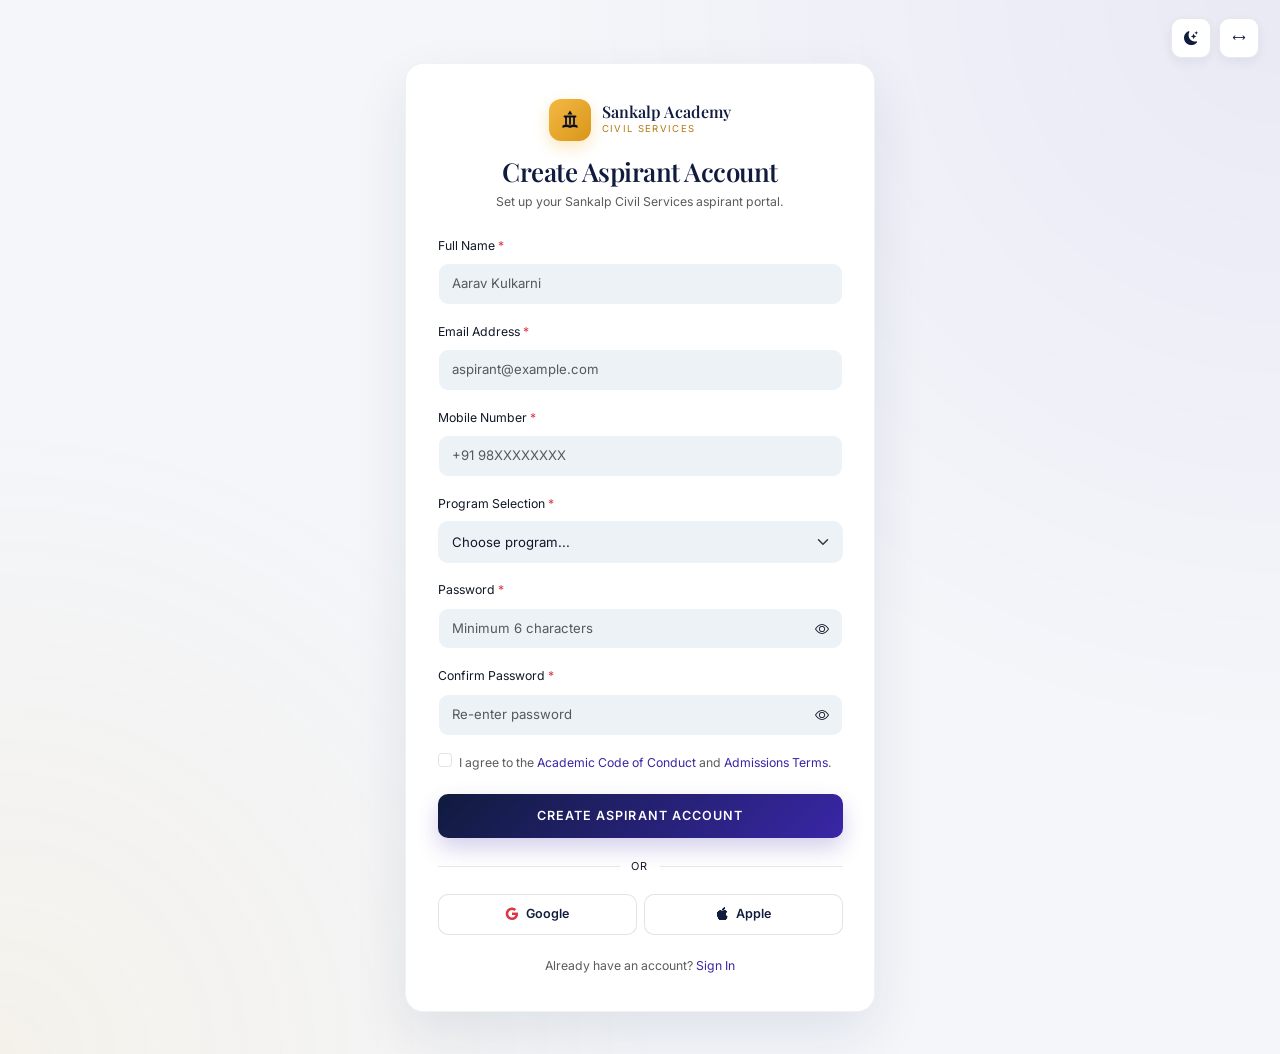
<file: register.html>
<!DOCTYPE html>
<html lang="en">
<head>
  <meta charset="UTF-8">
  <meta name="viewport" content="width=device-width, initial-scale=1.0">
  <title>Aspirant Registration | Sankalp Civil Services Academy</title>
  <link rel="icon" type="image/svg+xml" href="assets/images/favicon.svg">
  <link rel="preconnect" href="https://fonts.googleapis.com">
  <link rel="preconnect" href="https://fonts.gstatic.com" crossorigin>
  <link href="https://fonts.googleapis.com/css2?family=Inter:wght@400;500;600;700&family=Playfair+Display:ital,wght@0,600;0,700;0,800;1,600&display=swap" rel="stylesheet">
  <link href="https://cdn.jsdelivr.net/npm/bootstrap@5.3.3/dist/css/bootstrap.min.css" rel="stylesheet">
  <link href="https://cdn.jsdelivr.net/npm/bootstrap-icons@1.11.3/font/bootstrap-icons.min.css" rel="stylesheet">
  <link rel="stylesheet" href="assets/css/style.css">
</head>
<body>

  <!-- Floating Theme & RTL Controls -->
  <div class="auth-float-controls">
    <button type="button" class="auth-float-btn" id="themeToggleBtn" aria-label="Toggle dark mode"><i class="bi bi-moon-stars-fill"></i></button>
    <button type="button" class="auth-float-btn" id="rtlToggleBtn" aria-label="Switch to RTL layout"><i class="bi bi-arrows"></i></button>
  </div>

  <main class="auth-portal-page">
    <div class="auth-portal-card">
      <div class="text-center mb-4">
        <a class="navbar-brand brand-lockup" href="index.html">
          <span class="brand-mark"><svg width="24" height="24" viewBox="0 0 24 24" fill="none" xmlns="http://www.w3.org/2000/svg" aria-hidden="true"><path d="M12 2.5L14.5 6.5H9.5L12 2.5Z" fill="currentColor"/><path d="M6.5 8.5H17.5M8 8.5V16M12 8.5V16M16 8.5V16" stroke="currentColor" stroke-width="1.8" stroke-linecap="round"/><path d="M4.5 17.5C7 16.2 9.5 16.2 12 17.5C14.5 16.2 17 16.2 19.5 17.5V20C17 18.8 14.5 18.8 12 20C9.5 18.8 7 18.8 4.5 20V17.5Z" fill="currentColor"/></svg></span>
          <span>
            <span class="brand-title d-block">Sankalp Academy</span>
            <span class="brand-sub">Civil Services</span>
          </span>
        </a>
        <h1 class="font-serif">Create Aspirant Account</h1>
        <p class="small text-muted mb-0">Set up your Sankalp Civil Services aspirant portal.</p>
      </div>

      <form id="aspirantRegisterForm" novalidate>
        <div class="mb-3">
          <label for="regName" class="form-label small">Full Name <span class="text-danger">*</span></label>
          <input type="text" class="form-control auth-portal-input" id="regName" placeholder="Aarav Kulkarni" required>
        </div>

        <div class="mb-3">
          <label for="regEmail" class="form-label small">Email Address <span class="text-danger">*</span></label>
          <input type="email" class="form-control auth-portal-input" id="regEmail" placeholder="aspirant@example.com" required>
        </div>

        <div class="mb-3">
          <label for="regPhone" class="form-label small">Mobile Number <span class="text-danger">*</span></label>
          <input type="tel" class="form-control auth-portal-input" id="regPhone" placeholder="+91 98XXXXXXXX" required>
        </div>

        <div class="mb-3">
          <label for="regProgram" class="form-label small">Program Selection <span class="text-danger">*</span></label>
          <select class="form-select auth-portal-input" id="regProgram" required>
            <option value="">Choose program...</option>
            <option value="UPSC Civil Services Foundation">UPSC Civil Services Foundation</option>
            <option value="Integrated GS + Optional">Integrated GS + Optional</option>
            <option value="UPSC Prelims Preparation">UPSC Prelims Preparation</option>
            <option value="UPSC Mains Answer Craft">UPSC Mains Answer Craft</option>
            <option value="Interview Guidance Board">Interview Guidance Board</option>
          </select>
        </div>

        <div class="mb-3">
          <label for="regPassword" class="form-label small">Password <span class="text-danger">*</span></label>
          <div class="auth-pass-wrap">
            <input type="password" class="form-control auth-portal-input" id="regPassword" placeholder="Minimum 6 characters" required>
            <button class="auth-pass-toggle" type="button" data-toggle-password="regPassword" aria-label="Show password">
              <i class="bi bi-eye"></i>
            </button>
          </div>
        </div>

        <div class="mb-3">
          <label for="regConfirmPassword" class="form-label small">Confirm Password <span class="text-danger">*</span></label>
          <div class="auth-pass-wrap">
            <input type="password" class="form-control auth-portal-input" id="regConfirmPassword" placeholder="Re-enter password" required>
            <button class="auth-pass-toggle" type="button" data-toggle-password="regConfirmPassword" aria-label="Show confirm password">
              <i class="bi bi-eye"></i>
            </button>
          </div>
        </div>

        <div class="form-check mb-4">
          <input class="form-check-input" type="checkbox" id="regTerms" required>
          <label class="form-check-label small text-muted" for="regTerms">
            I agree to the <a href="about.html" class="auth-portal-link">Academic Code of Conduct</a> and <a href="programs.html" class="auth-portal-link">Admissions Terms</a>.
          </label>
        </div>

        <div id="registerFeedback" class="d-none mb-3"></div>

        <button type="submit" class="auth-portal-submit">Create Aspirant Account</button>

        <div class="auth-divider">OR</div>

        <div class="row g-2 mb-4">
          <div class="col-6">
            <button type="button" class="auth-social-btn" onclick="window.location.href='dashboard.html';">
              <i class="bi bi-google text-danger"></i> Google
            </button>
          </div>
          <div class="col-6">
            <button type="button" class="auth-social-btn" onclick="window.location.href='dashboard.html';">
              <i class="bi bi-apple"></i> Apple
            </button>
          </div>
        </div>

        <p class="text-center small text-muted mb-0">
          Already have an account? <a href="login.html" class="auth-portal-link">Sign In</a>
        </p>
      </form>
    </div>
  </main>

  <script src="https://cdn.jsdelivr.net/npm/bootstrap@5.3.3/dist/js/bootstrap.bundle.min.js"></script>
  <script src="assets/js/main.js"></script>
</body>
</html>
</file>
<file: assets/css/style.css>
/* ==========================================================================
   SANKALP CIVIL SERVICES ACADEMY — PREMIUM EDITORIAL DESIGN SYSTEM
   Palette: Midnight Navy (#101B3D), Royal Indigo (#3926A6),
            Electric Violet (#7138E8), Rich Cobalt (#1769D2),
            Warm Gold (#F4B942), Pure White (#FFFFFF), Soft Ivory (#F8F5EF)
   ========================================================================== */

:root {
  --navy: #101B3D;
  --navy-deep: #091026;
  --indigo: #3926A6;
  --violet: #7138E8;
  --cobalt: #1769D2;
  --gold: #F4B942;
  --gold-light: #FFD479;
  --white: #FFFFFF;
  --ivory: #F8F5EF;
  --ivory-warm: #EFE9DC;
  --ink: #111827;
  --ink-muted: #4B5563;
  --border-subtle: rgba(16, 27, 61, 0.12);
  --border-light: rgba(255, 255, 255, 0.16);

  --font-serif: 'Playfair Display', Georgia, serif;
  --font-sans: 'Inter', -apple-system, BlinkMacSystemFont, 'Segoe UI', sans-serif;

  --radius-sm: 8px;
  --radius-md: 14px;
  --radius-lg: 22px;
  --radius-xl: 32px;

  --shadow-sm: 0 6px 20px rgba(16, 27, 61, 0.08);
  --shadow-md: 0 14px 36px rgba(16, 27, 61, 0.14);
  --shadow-lg: 0 24px 60px rgba(9, 16, 38, 0.24);
  --shadow-glow-violet: 0 0 28px rgba(113, 56, 232, 0.45);
  --shadow-glow-gold: 0 0 28px rgba(244, 185, 66, 0.45);

  --transition: 0.35s cubic-bezier(0.22, 1, 0.36, 1);
}

/* Optional High-Contrast / Dark Academic Mode via Theme Toggle */
[data-theme="dark"] {
  --ivory: #0F1733;
  --ivory-warm: #162147;
  --white: #101B3D;
  --ink: #F8F5EF;
  --ink-muted: #CBD5E1;
  --border-subtle: rgba(255, 255, 255, 0.14);
}

/* Base Reset & Accessibility */
*,
*::before,
*::after {
  box-sizing: border-box;
}

html {
  font-size: 14px;
  scroll-behavior: smooth;
  overflow-x: clip;
}

body {
  font-family: var(--font-sans);
  color: var(--ink);
  background-color: var(--ivory);
  line-height: 1.65;
  overflow-x: clip;
  margin: 0;
  -webkit-font-smoothing: antialiased;
}

h1,
h2,
h3,
h4,
.font-serif {
  font-family: var(--font-serif);
  letter-spacing: -0.02em;
  line-height: 1.15;
}

h1 { font-size: clamp(2.15rem, 3.6vw, 3.1rem); }
h2 { font-size: clamp(1.75rem, 2.75vw, 2.35rem); }
h3 { font-size: clamp(1.32rem, 1.85vw, 1.65rem); }
h4 { font-size: clamp(1.14rem, 1.4vw, 1.32rem); }
h5 { font-size: clamp(1rem, 1.15vw, 1.14rem); }
h6 { font-size: 0.95rem; }

h1, h2, h3, h4, h5, h6,
b, strong, th,
.fw-bold, .fw-semibold, .fw-bolder {
  font-weight: 580 !important;
}

img {
  max-width: 100%;
  height: auto;
  display: block;
}

a {
  text-decoration: none;
  transition: var(--transition);
}

.text-gold {
  color: var(--gold) !important;
}

.text-violet {
  color: var(--violet) !important;
}

.text-indigo {
  color: var(--indigo) !important;
}

.text-cobalt {
  color: var(--cobalt) !important;
}

.text-navy {
  color: var(--navy) !important;
}

.text-ivory {
  color: var(--ivory) !important;
}

.bg-navy {
  background-color: var(--navy);
  color: #FFFFFF;
}

.bg-navy-deep {
  background-color: var(--navy-deep);
  color: #FFFFFF;
}

.bg-indigo {
  background-color: var(--indigo) !important;
  color: #FFFFFF;
}

.bg-ivory {
  background-color: var(--ivory);
  color: var(--ink);
}

.bg-indigo-grad {
  background: linear-gradient(135deg, var(--navy) 0%, var(--indigo) 55%, #23176B 100%);
  color: #FFFFFF;
}

.bg-cobalt-grad {
  background: linear-gradient(135deg, #0D2259 0%, var(--cobalt) 60%, var(--indigo) 100%);
  color: #FFFFFF;
}

.bg-violet-grad {
  background: linear-gradient(135deg, var(--indigo) 0%, var(--violet) 100%);
  color: #FFFFFF;
}

/* Eyebrow & Editorial Typography */
.eyebrow {
  display: inline-flex;
  align-items: center;
  gap: 0.5rem;
  font-size: 0.78rem;
  font-weight: 580;
  text-transform: uppercase;
  letter-spacing: 0.16em;
  padding: 0.4rem 0.95rem;
  border-radius: 999px;
  margin-bottom: 1rem;
}

.eyebrow-gold {
  background: rgba(244, 185, 66, 0.16);
  color: var(--gold);
  border: 1px solid rgba(244, 185, 66, 0.35);
}

.eyebrow-indigo {
  background: rgba(57, 38, 166, 0.1);
  color: var(--indigo);
  border: 1px solid rgba(57, 38, 166, 0.25);
}

.eyebrow-light {
  background: rgba(255, 255, 255, 0.12);
  color: #FFFFFF;
  border: 1px solid rgba(255, 255, 255, 0.24);
}

.display-editorial {
  font-size: clamp(2.35rem, 4.4vw, 3.8rem);
  font-weight: 580;
  line-height: 1.1;
}

.section-title {
  font-size: clamp(1.75rem, 2.75vw, 2.35rem);
  font-weight: 580;
}

.lead {
  font-size: 1rem;
  line-height: 1.6;
}

.highlight-gold {
  color: var(--gold);
  position: relative;
  display: inline-block;
}

.highlight-underline {
  position: relative;
  display: inline-block;
  z-index: 1;
}

.highlight-underline::after {
  content: "";
  position: absolute;
  left: 0;
  bottom: 0.08em;
  width: 100%;
  height: 0.28em;
  background: linear-gradient(90deg, var(--gold), var(--violet));
  opacity: 0.55;
  z-index: -1;
  border-radius: 4px;
}

/* Buttons */
.btn-gold {
  background: linear-gradient(135deg, var(--gold) 0%, #E5A124 100%);
  color: var(--navy-deep);
  font-weight: 580;
  border: none;
  padding: 0.82rem 1.75rem;
  border-radius: 999px;
  box-shadow: 0 10px 24px rgba(244, 185, 66, 0.32);
  transition: var(--transition);
}

.btn-gold:hover {
  transform: translateY(-2px);
  color: var(--navy-deep);
  box-shadow: 0 14px 30px rgba(244, 185, 66, 0.48);
}

.btn-violet {
  background: linear-gradient(135deg, var(--violet) 0%, var(--indigo) 100%);
  color: #FFFFFF;
  font-weight: 580;
  border: none;
  padding: 0.82rem 1.75rem;
  border-radius: 999px;
  box-shadow: 0 10px 24px rgba(113, 56, 232, 0.3);
  transition: var(--transition);
}

.btn-violet:hover {
  transform: translateY(-2px);
  color: #FFFFFF;
  box-shadow: 0 14px 32px rgba(113, 56, 232, 0.48);
}

.btn-outline-light-pill {
  border: 1.5px solid rgba(255, 255, 255, 0.55);
  color: #FFFFFF;
  font-weight: 580;
  padding: 0.8rem 1.7rem;
  border-radius: 999px;
  background: rgba(255, 255, 255, 0.06);
  backdrop-filter: blur(8px);
}

.btn-outline-light-pill:hover {
  background: #FFFFFF;
  color: var(--navy);
  transform: translateY(-2px);
}

.btn-outline-navy-pill {
  border: 1.5px solid var(--navy);
  color: var(--navy);
  font-weight: 580;
  padding: 0.78rem 1.65rem;
  border-radius: 999px;
  background: transparent;
}

.btn-outline-navy-pill:hover {
  background: var(--navy);
  color: #FFFFFF;
  transform: translateY(-2px);
}

[data-theme="dark"] .btn-outline-navy-pill {
  border-color: var(--gold);
  color: var(--gold);
}

[data-theme="dark"] .btn-outline-navy-pill:hover {
  background: var(--gold);
  color: var(--navy-deep);
}

/* ==========================================================================
   STICKY NAVIGATION BAR
   ========================================================================== */
.academy-navbar {
  background: rgba(16, 27, 61, 0.92);
  backdrop-filter: blur(14px);
  border-bottom: 1px solid rgba(255, 255, 255, 0.1);
  padding: 0.75rem 0;
  transition: var(--transition);
  z-index: 1040;
}

.academy-navbar.scrolled {
  background: rgba(9, 16, 38, 0.97);
  box-shadow: 0 12px 32px rgba(0, 0, 0, 0.25);
  padding: 0.55rem 0;
}

.brand-lockup {
  display: flex;
  align-items: center;
  gap: 0.75rem;
  color: #FFFFFF;
}

.brand-mark {
  width: 42px;
  height: 42px;
  border-radius: 12px;
  background: linear-gradient(135deg, var(--gold) 0%, #D9951A 100%);
  color: var(--navy-deep);
  display: grid;
  place-items: center;
  font-family: var(--font-serif);
  font-weight: 580;
  font-size: 1.35rem;
  box-shadow: 0 6px 16px rgba(244, 185, 66, 0.35);
}

.brand-title {
  font-family: var(--font-serif);
  font-weight: 580;
  font-size: 1.15rem;
  line-height: 1.1;
  color: #FFFFFF;
}

.brand-sub {
  font-size: 0.68rem;
  text-transform: uppercase;
  letter-spacing: 0.14em;
  color: var(--gold);
  display: block;
}

.academy-navbar .nav-link {
  color: rgba(255, 255, 255, 0.88);
  font-weight: 500;
  font-size: 1rem;
  padding: 0.5rem 0.9rem;
  border-radius: 8px;
}

.academy-navbar .btn-gold {
  height: 38px;
  display: inline-flex;
  align-items: center;
  justify-content: center;
  padding: 0 1.35rem !important;
  font-size: 0.95rem;
}

.academy-navbar .nav-link:hover,
.academy-navbar .nav-link.active {
  color: var(--gold);
  background: rgba(255, 255, 255, 0.06);
}

.academy-navbar .dropdown-menu {
  background: rgba(9, 16, 38, 0.98);
  backdrop-filter: blur(14px);
  border: 1px solid rgba(244, 185, 66, 0.28);
  border-radius: var(--radius-md);
  padding: 0.55rem;
  min-width: 240px;
  margin-top: 0.5rem;
  box-shadow: 0 18px 44px rgba(0, 0, 0, 0.45);
}

.academy-navbar .dropdown-item {
  color: rgba(255, 255, 255, 0.9);
  border-radius: 10px;
  padding: 0.65rem 1rem;
  font-size: 0.9rem;
  font-weight: 500;
  transition: var(--transition);
}

.academy-navbar .dropdown-item:hover,
.academy-navbar .dropdown-item.active {
  background: linear-gradient(135deg, rgba(113, 56, 232, 0.45), rgba(57, 38, 166, 0.55));
  color: var(--gold);
}

.theme-toggle-btn {
  width: 38px;
  height: 38px;
  border-radius: 50%;
  border: 1px solid rgba(255, 255, 255, 0.24);
  background: rgba(255, 255, 255, 0.08);
  color: var(--gold);
  display: grid;
  place-items: center;
  cursor: pointer;
  transition: var(--transition);
}

.theme-toggle-btn:hover {
  background: rgba(244, 185, 66, 0.2);
  transform: rotate(15deg);
}

.login-icon-btn {
  width: 38px;
  height: 38px;
  border-radius: 50%;
  background: linear-gradient(135deg, var(--gold) 0%, #E5A124 100%);
  color: var(--navy-deep);
  display: grid;
  place-items: center;
  font-size: 1.05rem;
  box-shadow: 0 6px 16px rgba(244, 185, 66, 0.32);
  transition: var(--transition);
}

.login-icon-btn:hover {
  color: var(--navy-deep);
  transform: translateY(-2px);
  box-shadow: 0 10px 22px rgba(244, 185, 66, 0.48);
}

/* ==========================================================================
   HOME 1 — CURVED DIAGONAL RIGHT-PHOTO HERO
   ========================================================================== */
.hero-split-curved {
  position: relative;
  min-height: 100vh;
  display: flex;
  align-items: center;
  padding: 6.25rem 0 2.75rem;
  background-color: #10213F;
  color: #FFFFFF;
  overflow: hidden;
}

.hero-curved-photo-wrap {
  position: absolute;
  top: 0;
  right: 0;
  bottom: 0;
  width: 58%;
  z-index: 0;
}

.hero-curved-photo {
  width: 100%;
  height: 100%;
  object-fit: cover;
  object-position: center;
}

.hero-photo-tint {
  position: absolute;
  inset: 0;
  background: linear-gradient(90deg, rgba(16, 33, 63, 0.25) 0%, rgba(16, 33, 63, 0.05) 45%, rgba(16, 33, 63, 0.22) 100%);
}

.hero-curve-mask {
  position: absolute;
  inset: 0;
  width: 100%;
  height: 100%;
  z-index: 1;
  pointer-events: none;
}

[dir="rtl"] .hero-curved-photo-wrap {
  right: auto;
  left: 0;
}

[dir="rtl"] .hero-curve-mask {
  transform: scaleX(-1);
}

.hero-highlights-row {
  display: grid;
  grid-template-columns: repeat(4, 1fr);
  gap: 0.75rem;
  padding-top: 1.5rem;
  border-top: 1px solid rgba(255, 255, 255, 0.16);
}

.hero-highlight-item {
  display: flex;
  flex-direction: column;
  align-items: flex-start;
  gap: 0.35rem;
  font-size: 0.78rem;
  font-weight: 580;
  color: rgba(255, 255, 255, 0.88);
  padding-right: 0.5rem;
  border-right: 1px solid rgba(255, 255, 255, 0.14);
}

.hero-highlight-item:last-child {
  border-right: none;
}

.hero-highlight-item i {
  font-size: 1.1rem;
}

.hero-benchmark-card {
  display: flex;
  align-items: center;
  gap: 1.15rem;
  background: rgba(16, 33, 63, 0.92);
  backdrop-filter: blur(14px);
  border: 1px solid rgba(245, 181, 46, 0.45);
  border-radius: 18px;
  padding: 1.15rem 1.4rem;
  max-width: 410px;
  box-shadow: 0 20px 50px rgba(9, 16, 38, 0.45);
}

.hero-benchmark-years {
  text-align: center;
  padding-right: 1.15rem;
  border-right: 1px solid rgba(245, 181, 46, 0.35);
  flex-shrink: 0;
}

@media (max-width: 991.98px) {
  header.hero-split-curved,
  header.hero-orbit-h2 {
    text-align: center;
  }
  .hero-split-curved {
    min-height: auto;
    padding: 6.5rem 0 3.5rem;
  }
  .hero-split-curved .hero-admissions-pill,
  .hero-orbit-h2 .hero-admissions-pill {
    margin-left: auto;
    margin-right: auto;
  }
  .hero-split-curved .d-flex.flex-wrap,
  .hero-orbit-h2 .d-flex.flex-wrap {
    justify-content: center !important;
  }
  .hero-highlights-row {
    grid-template-columns: repeat(2, 1fr);
  }
  .hero-highlight-item {
    border-right: none;
    align-items: center;
    text-align: center;
  }
  .hero-benchmark-card {
    margin: 0 auto;
  }
}

@media (max-width: 767.98px) {
  .hero-benchmark-card {
    flex-direction: column;
    text-align: center;
  }
  .hero-benchmark-years {
    padding-right: 0;
    padding-bottom: 0.75rem;
    border-right: none;
    border-bottom: 1px solid rgba(245, 181, 46, 0.35);
  }
}

/* ==========================================================================
   HOME 1 — HERO: THE CIVIL SERVICES DREAM (LEGACY FALLBACK)
   ========================================================================== */
.hero-cinematic {
  position: relative;
  min-height: 92vh;
  display: flex;
  align-items: center;
  padding: 7rem 0 5rem;
  overflow: hidden;
  background-color: var(--navy-deep);
  color: #FFFFFF;
}

.hero-cinematic-bg {
  position: absolute;
  inset: -4%;
  background-size: cover;
  background-position: center 25%;
  filter: saturate(1.1);
  animation: subtleKenBurns 22s ease-in-out infinite alternate;
  z-index: 0;
}

@keyframes subtleKenBurns {
  0% {
    transform: scale(1) translate3d(0, 0, 0);
  }

  100% {
    transform: scale(1.07) translate3d(-1.5%, -1%, 0);
  }
}

.hero-cinematic-overlay {
  position: absolute;
  inset: 0;
  background: linear-gradient(105deg,
      rgba(9, 16, 38, 0.94) 0%,
      rgba(16, 27, 61, 0.84) 48%,
      rgba(57, 38, 166, 0.56) 100%);
  z-index: 1;
}

.hero-accent-orb {
  position: absolute;
  width: 520px;
  height: 520px;
  border-radius: 50%;
  background: radial-gradient(circle, rgba(113, 56, 232, 0.36) 0%, transparent 70%);
  top: -120px;
  right: -80px;
  z-index: 1;
  pointer-events: none;
}

.hero-content {
  position: relative;
  z-index: 2;
}

.hero-badge-strip {
  display: inline-flex;
  align-items: center;
  gap: 0.75rem;
  background: rgba(255, 255, 255, 0.08);
  border: 1px solid rgba(244, 185, 66, 0.4);
  backdrop-filter: blur(10px);
  padding: 0.5rem 1.15rem;
  border-radius: 999px;
  font-size: 0.85rem;
  color: #FFFFFF;
  margin-bottom: 1.5rem;
}

.hero-badge-dot {
  width: 9px;
  height: 9px;
  border-radius: 50%;
  background: var(--gold);
  box-shadow: 0 0 12px var(--gold);
}

.hero-floating-indicator {
  background: rgba(16, 27, 61, 0.78);
  border: 1px solid rgba(244, 185, 66, 0.35);
  backdrop-filter: blur(14px);
  border-radius: var(--radius-lg);
  padding: 1.5rem;
  max-width: 340px;
  box-shadow: var(--shadow-lg);
}

/* ==========================================================================
   HOME 1 — SECTION 2: ACADEMIC EXCELLENCE AT A GLANCE (OVERSIZED TYPOGRAPHY)
   ========================================================================== */
.stats-editorial-band {
  background: var(--ivory);
  padding: 4.5rem 0;
  border-bottom: 1px solid var(--border-subtle);
}

.stat-monolith {
  position: relative;
  padding: 1.75rem 1.5rem;
  border-left: 3px solid var(--indigo);
}

.stat-monolith.gold-accent,
.stat-monolith.cobalt-accent,
.stat-monolith.indigo-accent {
  border-left-color: var(--indigo);
}

.stat-giant-num {
  font-family: var(--font-serif);
  font-size: clamp(2.1rem, 3.4vw, 2.9rem);
  font-weight: 580;
  line-height: 1;
  background: linear-gradient(135deg, var(--navy) 0%, var(--indigo) 60%, var(--violet) 100%);
  -webkit-background-clip: text;
  background-clip: text;
  color: transparent;
  margin-bottom: 0.45rem;
}

[data-theme="dark"] .stat-giant-num {
  background: linear-gradient(135deg, #FFFFFF 0%, var(--gold) 100%);
  -webkit-background-clip: text;
  background-clip: text;
}

.stat-label {
  font-weight: 580;
  font-size: 0.95rem;
  text-transform: uppercase;
  letter-spacing: 0.08em;
  color: var(--ink);
}

/* ==========================================================================
   HOME 1 — SECTION 3: ABOUT THE ACADEMY (OVERLAPPING EDITORIAL)
   ========================================================================== */
.about-editorial-section {
  padding: 6rem 0;
  background: var(--white);
  position: relative;
}

.about-overlap-frame {
  position: relative;
}

.about-main-photo {
  border-radius: var(--radius-xl);
  overflow: hidden;
  box-shadow: var(--shadow-lg);
  aspect-ratio: 16 / 10;
}

.about-main-photo img {
  width: 100%;
  height: 100%;
  object-fit: cover;
}

.about-floating-manifesto {
  background: linear-gradient(145deg, var(--navy) 0%, var(--indigo) 100%);
  color: #FFFFFF;
  padding: 2.5rem;
  border-radius: var(--radius-lg);
  box-shadow: var(--shadow-lg);
  border-top: 4px solid var(--gold);
  margin-top: -4.5rem;
  position: relative;
  z-index: 3;
}

@media (min-width: 992px) {
  .about-floating-manifesto {
    margin-top: -7rem;
    margin-left: 3rem;
  }
}

.pillar-list-item {
  display: flex;
  align-items: flex-start;
  gap: 1rem;
  padding: 1rem 0;
  border-bottom: 1px solid var(--border-subtle);
}

.pillar-list-item:last-child {
  border-bottom: none;
}

.pillar-num {
  font-family: var(--font-serif);
  font-size: 1.5rem;
  font-weight: 580;
  color: var(--violet);
  line-height: 1;
}

/* ==========================================================================
   HOME 1 — SECTION 4: OUR PROGRAMS (ASYMMETRICAL EDITORIAL MOSAIC)
   ========================================================================== */
.programs-mosaic-section {
  padding: 6rem 0;
  background: linear-gradient(180deg, var(--ivory) 0%, var(--ivory-warm) 100%);
}

.program-feature-banner {
  position: relative;
  border-radius: var(--radius-xl);
  overflow: hidden;
  min-height: 430px;
  display: flex;
  align-items: flex-end;
  color: #FFFFFF;
  box-shadow: var(--shadow-lg);
}

.program-feature-banner img {
  position: absolute;
  inset: 0;
  width: 100%;
  height: 100%;
  object-fit: cover;
  transition: transform 0.6s ease;
}

.program-feature-banner:hover img {
  transform: scale(1.04);
}

.program-feature-overlay {
  position: relative;
  z-index: 2;
  width: 100%;
  padding: 2.5rem;
  background: linear-gradient(0deg, rgba(9, 16, 38, 0.94) 0%, rgba(16, 27, 61, 0.65) 60%, transparent 100%);
}

.program-strip-item {
  background: var(--white);
  border-radius: var(--radius-md);
  padding: 1.5rem;
  border: 1px solid var(--border-subtle);
  display: flex;
  gap: 1.25rem;
  align-items: center;
  transition: var(--transition);
}

.program-strip-item:hover {
  transform: translateX(6px);
  border-color: var(--violet);
  box-shadow: var(--shadow-md);
}

.program-strip-thumb {
  width: 96px;
  height: 96px;
  border-radius: var(--radius-sm);
  object-fit: cover;
  flex-shrink: 0;
}

.program-band-wide {
  border-radius: var(--radius-lg);
  overflow: hidden;
  background: var(--navy);
  color: #FFFFFF;
  box-shadow: var(--shadow-md);
}

/* ==========================================================================
   HOME 1 — SECTION 5: OUR JOURNEY TIMELINE (CURVED S-CURVE SVG TIMELINE)
   ========================================================================== */
.journey-curve-section {
  position: relative;
  padding: 6.5rem 0;
  background: radial-gradient(circle at 20% 20%, rgba(113, 56, 232, 0.28), transparent 45%),
    radial-gradient(circle at 80% 80%, rgba(23, 105, 210, 0.25), transparent 50%),
    linear-gradient(155deg, #091026 0%, #101B3D 55%, #1F155A 100%);
  color: #FFFFFF;
  overflow: hidden;
}

.journey-curve-desktop {
  position: relative;
  max-width: 1180px;
  margin: 2.5rem auto 1.5rem;
  height: 460px;
}

.journey-svg-canvas {
  position: absolute;
  inset: 0;
  width: 100%;
  height: 100%;
  pointer-events: none;
}

.journey-path-bg {
  fill: none;
  stroke: rgba(255, 255, 255, 0.14);
  stroke-width: 6;
  stroke-linecap: round;
}

.journey-path-active {
  fill: none;
  stroke: url(#journeyGrad);
  stroke-width: 6;
  stroke-linecap: round;
  stroke-dasharray: 2200;
  stroke-dashoffset: 2200;
  transition: stroke-dashoffset 1.8s cubic-bezier(0.22, 1, 0.36, 1);
  filter: drop-shadow(0 0 10px rgba(113, 56, 232, 0.7));
}

.journey-curve-desktop.in-view .journey-path-active {
  stroke-dashoffset: 0;
}

.journey-node {
  position: absolute;
  transform: translate(-50%, -50%);
  z-index: 3;
  cursor: pointer;
  text-align: center;
  width: 165px;
}

.journey-node-dot {
  width: 48px;
  height: 48px;
  margin: 0 auto;
  border-radius: 50%;
  background: var(--navy-deep);
  border: 3px solid var(--cobalt);
  color: #FFFFFF;
  display: grid;
  place-items: center;
  font-size: 1.15rem;
  transition: var(--transition);
  box-shadow: 0 0 0 6px rgba(23, 105, 210, 0.18);
}

.journey-node:hover .journey-node-dot,
.journey-node.active .journey-node-dot {
  background: linear-gradient(135deg, var(--gold), var(--violet));
  border-color: #FFFFFF;
  transform: scale(1.18);
  box-shadow: 0 0 28px rgba(244, 185, 66, 0.75);
}

.journey-node-card {
  position: absolute;
  left: 50%;
  transform: translateX(-50%);
  width: 175px;
  background: rgba(16, 27, 61, 0.9);
  border: 1px solid rgba(255, 255, 255, 0.16);
  backdrop-filter: blur(10px);
  border-radius: var(--radius-sm);
  padding: 0.65rem 0.8rem;
  transition: var(--transition);
}

.journey-node.pos-top .journey-node-card {
  bottom: 62px;
}

.journey-node.pos-bottom .journey-node-card {
  top: 62px;
}

.journey-node.active .journey-node-card {
  border-color: var(--gold);
  background: rgba(57, 38, 166, 0.92);
  box-shadow: 0 12px 30px rgba(0, 0, 0, 0.4);
}

.journey-year {
  font-family: var(--font-serif);
  font-weight: 580;
  font-size: 1.15rem;
  color: var(--gold);
}

.journey-node-title {
  font-weight: 580;
  font-size: 0.82rem;
  color: #FFFFFF;
  line-height: 1.25;
}

.journey-spotlight-bar {
  background: rgba(255, 255, 255, 0.07);
  border: 1px solid rgba(244, 185, 66, 0.35);
  border-radius: var(--radius-lg);
  padding: 1.5rem 2rem;
  backdrop-filter: blur(12px);
}

/* Mobile Vertical Winding Timeline */
.journey-mobile-vertical {
  position: relative;
  padding-left: 2.25rem;
  margin-top: 2rem;
}

.journey-mobile-vertical::before {
  content: "";
  position: absolute;
  left: 14px;
  top: 0;
  bottom: 0;
  width: 4px;
  border-radius: 4px;
  background: linear-gradient(180deg, var(--gold), var(--violet), var(--cobalt));
}

.journey-mobile-step {
  position: relative;
  background: rgba(255, 255, 255, 0.07);
  border: 1px solid rgba(255, 255, 255, 0.15);
  border-radius: var(--radius-md);
  padding: 1.25rem;
  margin-bottom: 1.25rem;
}

.journey-mobile-step::before {
  content: "";
  position: absolute;
  left: -2.05rem;
  top: 1.4rem;
  width: 18px;
  height: 18px;
  border-radius: 50%;
  background: var(--gold);
  border: 3px solid var(--navy-deep);
  box-shadow: 0 0 14px var(--gold);
}

/* ==========================================================================
   HOME 1 — SECTION 6: LEARNING METHODOLOGY (FLOWING STEPPED CONDUIT)
   ========================================================================== */
.methodology-section {
  padding: 6rem 0;
  background: var(--white);
}

.method-flow-grid {
  display: grid;
  grid-template-columns: repeat(6, 1fr);
  gap: 1rem;
  position: relative;
}

.method-flow-grid::before {
  content: "";
  position: absolute;
  top: 38px;
  left: 5%;
  right: 5%;
  height: 3px;
  background: var(--indigo);
  opacity: 0.35;
  z-index: 0;
}

.method-step {
  position: relative;
  z-index: 1;
  text-align: center;
  padding: 0 0.5rem;
}

.method-orb {
  width: 76px;
  height: 76px;
  margin: 0 auto 1.25rem;
  border-radius: 50%;
  background: var(--ivory);
  border: 3px solid var(--indigo);
  display: grid;
  place-items: center;
  font-family: var(--font-serif);
  font-weight: 580;
  font-size: 1.35rem;
  color: var(--indigo);
  box-shadow: var(--shadow-sm);
  transition: var(--transition);
}

.method-step:hover .method-orb {
  background: linear-gradient(135deg, var(--violet), var(--cobalt));
  color: #FFFFFF;
  border-color: var(--gold);
  transform: translateY(-6px);
  box-shadow: var(--shadow-glow-violet);
}

@media (max-width: 991.98px) {
  .method-flow-grid {
    grid-template-columns: repeat(2, 1fr);
    gap: 1.75rem;
  }

  .method-flow-grid::before {
    display: none;
  }
}

@media (max-width: 575.98px) {
  .method-flow-grid {
    grid-template-columns: 1fr;
  }
}

/* ==========================================================================
   HOME 1 — SECTION 7: MEET OUR FACULTY (HORIZONTAL EDITORIAL SHOWCASE)
   ========================================================================== */
.faculty-showcase-section {
  padding: 6rem 0;
  background: var(--ivory);
}

.faculty-director-spotlight {
  position: relative;
  border-radius: var(--radius-xl);
  overflow: hidden;
  min-height: 490px;
  display: flex;
  align-items: flex-end;
  color: #FFFFFF;
  box-shadow: var(--shadow-lg);
  border-bottom: 4px solid var(--gold);
}

.faculty-director-img {
  position: absolute;
  inset: 0;
  width: 100%;
  height: 100%;
  object-fit: cover;
  object-position: top center;
  transition: transform 0.6s ease;
}

.faculty-director-spotlight:hover .faculty-director-img {
  transform: scale(1.04);
}

.faculty-director-overlay {
  position: relative;
  z-index: 2;
  width: 100%;
  padding: 2.25rem;
  display: flex;
  flex-direction: column;
  background: linear-gradient(0deg, rgba(9, 16, 38, 0.96) 0%, rgba(16, 27, 61, 0.72) 60%, transparent 100%);
}

.faculty-horizontal-band {
  background: linear-gradient(135deg, var(--navy) 0%, var(--indigo) 100%);
  border-radius: var(--radius-xl);
  overflow: hidden;
  box-shadow: var(--shadow-md);
}

.faculty-horiz-img {
  width: 100%;
  height: 240px;
  object-fit: cover;
  object-position: top center;
}

.faculty-arch-tile {
  background: var(--white);
  border: 1px solid var(--border-subtle);
  border-radius: var(--radius-xl);
  overflow: hidden;
  padding: 0 1.25rem 1.35rem;
  text-align: center;
  box-shadow: var(--shadow-sm);
  transition: var(--transition);
}

.faculty-arch-tile:hover {
  transform: translateY(-5px);
  border-color: var(--violet);
  box-shadow: var(--shadow-md);
}

.faculty-arch-frame {
  width: calc(100% + 2.5rem);
  height: 190px;
  margin: 0 -1.25rem;
  overflow: hidden;
  border-bottom: 3px solid var(--violet);
}

.faculty-arch-frame img {
  width: 100%;
  height: 100%;
  object-fit: cover;
  object-position: center 22%;
}

.faculty-cobalt-tile {
  background: linear-gradient(145deg, var(--navy-deep) 0%, var(--navy) 100%);
  border-radius: var(--radius-xl);
  padding: 1.75rem;
  color: #FFFFFF;
  display: flex;
  flex-direction: column;
  box-shadow: var(--shadow-md);
  border-top: 4px solid var(--gold);
}

.faculty-round-avatar {
  width: 72px;
  height: 72px;
  border-radius: 50%;
  object-fit: cover;
  object-position: top center;
  border: 2.5px solid var(--gold);
  flex-shrink: 0;
}

/* ==========================================================================
   HOME 1 — SECTION 8: OUR ACHIEVERS (ASYMMETRICAL FEATURE + SUPPORTING)
   ========================================================================== */
.achievers-section {
  padding: 6rem 0;
  background: linear-gradient(135deg, var(--navy-deep) 0%, #162452 100%);
  color: #FFFFFF;
}

.achiever-featured-panel {
  background: rgba(255, 255, 255, 0.06);
  border: 1px solid rgba(244, 185, 66, 0.3);
  border-radius: var(--radius-xl);
  overflow: hidden;
}

.achiever-featured-img {
  width: 100%;
  height: 100%;
  min-height: 380px;
  object-fit: cover;
  object-position: top center;
}

.achiever-row-card {
  display: flex;
  gap: 1.25rem;
  align-items: center;
  background: rgba(255, 255, 255, 0.06);
  border: 1px solid rgba(255, 255, 255, 0.14);
  border-radius: var(--radius-md);
  padding: 1.25rem;
  transition: var(--transition);
}

.achiever-row-card:hover {
  border-color: var(--gold);
  background: rgba(255, 255, 255, 0.1);
}

.achiever-avatar {
  width: 82px;
  height: 82px;
  border-radius: 50%;
  object-fit: cover;
  border: 2px solid var(--gold);
  flex-shrink: 0;
}

/* ==========================================================================
   HOME 1 — SECTION 9: CAMPUS GALLERY (ASYMMETRIC COLLAGE + LIGHTBOX)
   ========================================================================== */
.gallery-section {
  padding: 6rem 0;
  background: var(--white);
}

.bento-gallery {
  display: grid;
  grid-template-columns: repeat(12, 1fr);
  grid-auto-rows: 190px;
  gap: 1rem;
}

.bento-item {
  position: relative;
  border-radius: var(--radius-md);
  overflow: hidden;
  cursor: pointer;
  box-shadow: var(--shadow-sm);
}

.bento-item img {
  width: 100%;
  height: 100%;
  object-fit: cover;
  transition: transform 0.55s ease;
}

.bento-item:hover img {
  transform: scale(1.07);
}

.bento-caption {
  position: absolute;
  inset: 0;
  background: linear-gradient(0deg, rgba(9, 16, 38, 0.85) 0%, transparent 55%);
  display: flex;
  align-items: flex-end;
  justify-content: space-between;
  padding: 1.1rem;
  color: #FFFFFF;
  opacity: 0;
  transition: var(--transition);
}

.bento-item:hover .bento-caption {
  opacity: 1;
}

.bento-a {
  grid-column: span 6;
  grid-row: span 2;
}

.bento-b {
  grid-column: span 3;
  grid-row: span 1;
}

.bento-c {
  grid-column: span 3;
  grid-row: span 2;
}

.bento-d {
  grid-column: span 3;
  grid-row: span 1;
}

.bento-e {
  grid-column: span 4;
  grid-row: span 1;
}

.bento-f {
  grid-column: span 8;
  grid-row: span 1;
}

@media (max-width: 991.98px) {
  .bento-gallery {
    grid-template-columns: repeat(2, 1fr);
    grid-auto-rows: 200px;
  }

  .bento-a,
  .bento-b,
  .bento-c,
  .bento-d,
  .bento-e,
  .bento-f {
    grid-column: span 1;
    grid-row: span 1;
  }

  .bento-a {
    grid-column: span 2;
  }
}

@media (max-width: 767.98px) {
  .bento-gallery {
    grid-template-columns: 1fr;
    grid-auto-rows: 220px;
  }

  .bento-a {
    grid-column: span 1;
  }
}

/* Lightbox Modal */
.lightbox-backdrop {
  position: fixed;
  inset: 0;
  background: rgba(9, 16, 38, 0.94);
  z-index: 2000;
  display: none;
  align-items: center;
  justify-content: center;
  padding: 1.5rem;
}

.lightbox-backdrop.open {
  display: flex;
}

.lightbox-content {
  max-width: 960px;
  width: 100%;
  text-align: center;
  position: relative;
}

.lightbox-content img {
  max-height: 78vh;
  margin: 0 auto;
  border-radius: var(--radius-md);
  box-shadow: var(--shadow-lg);
}

/* ==========================================================================
   HOME 1 — SECTION 10: TESTIMONIALS SLIDER
   ========================================================================== */
.testimonials-section {
  padding: 6rem 0;
  background: linear-gradient(135deg, var(--indigo) 0%, #241670 60%, var(--navy) 100%);
  color: #FFFFFF;
}

.testimonial-quote-mark {
  font-family: var(--font-serif);
  font-size: 5rem;
  line-height: 0.6;
  color: var(--gold);
  opacity: 0.7;
}

.testimonial-slide {
  display: none;
}

.testimonial-slide.active {
  display: block;
  animation: fadeSlide 0.45s ease;
}

.testimonial-avatar,
img.rounded-circle.object-fit-cover {
  width: 60px;
  height: 60px !important;
  aspect-ratio: 1 / 1;
  border-radius: 50%;
  object-fit: cover;
  object-position: center 20%;
  flex-shrink: 0;
  border: 2px solid var(--gold);
}

@keyframes fadeSlide {
  from {
    opacity: 0;
    transform: translateY(10px);
  }

  to {
    opacity: 1;
    transform: translateY(0);
  }
}

/* ==========================================================================
   FINAL ADMISSION CTA & FOOTER
   ========================================================================== */
.cta-bold-section {
  padding: 6.5rem 0;
  min-height: 360px;
  display: flex;
  align-items: center;
  background: linear-gradient(135deg, var(--navy-deep) 0%, var(--navy) 55%, var(--indigo) 100%);
  color: #FFFFFF;
  position: relative;
  overflow: hidden;
  border-top: 2px solid var(--gold);
}

.cta-bold-section h2,
.cta-bold-section .display-editorial,
.cta-bold-section .section-title {
  font-size: clamp(1.75rem, 2.75vw, 2.35rem);
}

.academy-footer {
  background: var(--navy-deep);
  color: rgba(255, 255, 255, 0.82);
  padding: 4.5rem 0 2rem;
  border-top: 3px solid var(--gold);
}

.footer-heading {
  font-family: var(--font-serif);
  font-size: 1.15rem;
  color: #FFFFFF;
  margin-bottom: 1.2rem;
}

.footer-link {
  display: block;
  color: rgba(255, 255, 255, 0.72);
  padding: 0.32rem 0;
  font-size: 0.92rem;
}

.footer-link:hover {
  color: var(--gold);
  transform: translateX(4px);
}

.social-pill {
  width: 40px;
  height: 40px;
  border-radius: 50%;
  background: rgba(255, 255, 255, 0.08);
  color: #FFFFFF;
  display: inline-grid;
  place-items: center;
  border: 1px solid rgba(255, 255, 255, 0.16);
}

.social-pill:hover {
  background: var(--gold);
  color: var(--navy-deep);
  border-color: var(--gold);
}

/* ==========================================================================
   HOME 2 — DEEP NAVY CIRCULAR ORBIT HERO
   ========================================================================== */
.hero-orbit-h2 {
  position: relative;
  min-height: 100vh;
  display: flex;
  align-items: center;
  padding: 5.75rem 0 2.5rem;
  background: radial-gradient(circle at 75% 45%, rgba(39, 61, 92, 0.55) 0%, #10213F 62%, #0B162C 100%);
  color: #FFFFFF;
  overflow: hidden;
}

.hero-h2-arch-bg {
  position: absolute;
  inset: 0;
  background-size: cover;
  background-position: center;
  opacity: 0.08;
  filter: grayscale(100%);
  pointer-events: none;
}

.hero-h2-bottom-wave {
  position: absolute;
  left: 0;
  right: 0;
  bottom: 0;
  width: 100%;
  height: 95px;
  pointer-events: none;
  z-index: 1;
}

@media (min-width: 992px) {
  .h2-hero-content-col {
    flex: 0 0 48%;
    max-width: 48%;
  }
  .hero-orbit-h2 .col-lg-6:last-child {
    flex: 0 0 52%;
    max-width: 52%;
  }
}

.h2-orbit-stage {
  position: relative;
  width: 540px;
  height: 540px;
  display: grid;
  place-items: center;
  animation: h2ImageReveal 0.9s cubic-bezier(0.22, 1, 0.36, 1) both;
}

.hero-orbit-h2 .display-editorial {
  font-size: clamp(2.7rem, 5vw, 4.45rem);
}

.hero-orbit-h2 .lead-editorial {
  font-size: 1.12rem;
}

@keyframes h2ImageReveal {
  from { opacity: 0; transform: scale(0.92); }
  to { opacity: 1; transform: scale(1); }
}

.h2-orbit-text-svg {
  position: absolute;
  inset: 0;
  width: 100%;
  height: 100%;
  animation: h2OrbitSpin 38s linear infinite;
  pointer-events: none;
}

.h2-orbit-text {
  fill: #D5A33D;
  font-size: 15.5px;
  font-weight: 580;
  letter-spacing: 0.2em;
  text-transform: uppercase;
}

.h2-outer-gold-ring {
  position: absolute;
  inset: 38px;
  border-radius: 50%;
  border: 1.5px solid rgba(213, 163, 61, 0.65);
  animation: h2OrbitSpinReverse 26s linear infinite;
  pointer-events: none;
}

.h2-orbit-glow-dot {
  position: absolute;
  width: 11px;
  height: 11px;
  border-radius: 50%;
  background: #FFE08A;
  box-shadow: 0 0 16px 4px rgba(213, 163, 61, 0.85);
}

.h2-orbit-glow-dot.dot-1 { top: -5px; left: 50%; transform: translateX(-50%); }
.h2-orbit-glow-dot.dot-2 { right: -5px; top: 50%; transform: translateY(-50%); }
.h2-orbit-glow-dot.dot-3 { bottom: -5px; left: 50%; transform: translateX(-50%); }
.h2-orbit-glow-dot.dot-4 { left: -5px; top: 50%; transform: translateY(-50%); }

@keyframes h2OrbitSpin {
  from { transform: rotate(0deg); }
  to { transform: rotate(360deg); }
}

@keyframes h2OrbitSpinReverse {
  from { transform: rotate(360deg); }
  to { transform: rotate(0deg); }
}

.h2-orbit-image-mask {
  width: 430px;
  height: 430px;
  border-radius: 50%;
  overflow: hidden;
  border: 3px solid #D5A33D;
  box-shadow: 0 24px 60px rgba(0, 0, 0, 0.45), 0 0 36px rgba(213, 163, 61, 0.22);
  background: #10213F;
  position: relative;
  z-index: 2;
}

.h2-orbit-image {
  width: 100%;
  height: 100%;
  object-fit: cover;
  transform: scale(1.03);
  transition: transform 0.8s cubic-bezier(0.22, 1, 0.36, 1), filter 0.45s ease;
}

.h2-orbit-dot {
  width: 9px;
  height: 9px;
  padding: 0;
  border-radius: 50%;
  border: none;
  background: rgba(255, 255, 255, 0.35);
  cursor: pointer;
  transition: var(--transition);
}

.h2-orbit-dot.active,
.h2-orbit-dot:hover {
  width: 12px;
  height: 12px;
  background: #D5A33D;
  box-shadow: 0 0 10px rgba(213, 163, 61, 0.75);
}

@media (max-width: 1199.98px) {
  .h2-orbit-stage { width: 400px; height: 400px; }
  .h2-outer-gold-ring { inset: 28px; }
  .h2-orbit-image-mask { width: 320px; height: 320px; }
}

@media (max-width: 767.98px) {
  .hero-orbit-h2 {
    min-height: auto;
    padding: 6.25rem 0 3rem;
  }
  .h2-orbit-stage { width: 310px; height: 310px; }
  .h2-outer-gold-ring { inset: 22px; }
  .h2-orbit-image-mask { width: 248px; height: 248px; }
  .h2-orbit-text { font-size: 13px; letter-spacing: 0.2em; }
}

/* HOME 2 — COMPLETELY DIFFERENT EDITORIAL CAMPAIGN STYLES */
.hero-campaign-h2 {
  position: relative;
  min-height: 100vh;
  display: flex;
  align-items: flex-end;
  padding: 8rem 0 4.5rem;
  background-color: var(--navy-deep);
  color: #FFFFFF;
  overflow: hidden;
}

.hero-campaign-h2-bg {
  position: absolute;
  inset: 0;
  background-size: cover;
  background-position: center;
  z-index: 0;
}

.hero-campaign-h2-overlay {
  position: absolute;
  inset: 0;
  background: linear-gradient(180deg, rgba(16, 27, 61, 0.45) 0%, rgba(16, 27, 61, 0.72) 55%, rgba(9, 16, 38, 0.96) 100%);
  z-index: 1;
}

.mission-statement-band {
  padding: 5rem 0;
  background: var(--ivory);
  border-bottom: 2px solid var(--gold);
}

.mission-quote-xl {
  font-family: var(--font-serif);
  font-size: clamp(1.35rem, 2.2vw, 1.85rem);
  font-weight: 580;
  line-height: 1.35;
  color: var(--navy);
}

[data-theme="dark"] .mission-quote-xl {
  color: #FFFFFF;
}

.manifesto-metric-row {
  display: flex;
  align-items: center;
  gap: 1.25rem;
  background: var(--white);
  border: 1px solid var(--border-subtle);
  border-left: 4px solid var(--gold);
  border-radius: var(--radius-md);
  padding: 1rem 1.25rem;
  box-shadow: var(--shadow-sm);
}

[dir="rtl"] .manifesto-metric-row {
  border-left: 1px solid var(--border-subtle);
  border-right: 4px solid var(--gold);
}

.manifesto-metric-val {
  font-family: var(--font-serif);
  font-size: 1.6rem;
  font-weight: 580;
  color: var(--indigo);
  min-width: 84px;
  line-height: 1;
}

[data-theme="dark"] .manifesto-metric-val {
  color: var(--gold);
}

/* Home 2: Mountain-Climb / Ascending Summit Timeline */
.mountain-timeline-section {
  padding: 6.5rem 0;
  background: linear-gradient(180deg, #F8F5EF 0%, #EFE9DC 100%);
  color: var(--navy);
  position: relative;
  overflow: hidden;
}

[data-theme="dark"] .mountain-timeline-section {
  background: linear-gradient(180deg, #101B3D 0%, #091026 100%);
  color: #FFFFFF;
}

.summit-track {
  position: relative;
  padding: 2rem 0;
}

.summit-step-card {
  background: var(--white);
  border-radius: var(--radius-lg);
  padding: 1.5rem;
  border-top: 4px solid var(--cobalt);
  box-shadow: var(--shadow-md);
  transition: var(--transition);
  height: 100%;
}

.summit-step-card:hover {
  transform: translateY(-6px);
  border-top-color: var(--gold);
}

.summit-elevation {
  font-size: 0.72rem;
  font-weight: 580;
  text-transform: uppercase;
  letter-spacing: 0.14em;
  color: var(--violet);
}

/* Home 2: Ascending Diagonal Staircase Summit */
.summit-staircase {
  display: grid;
  grid-template-columns: repeat(5, 1fr);
  gap: 1rem;
  align-items: start;
  padding-top: 1rem;
}

.summit-stair-item {
  background: var(--white);
  border-radius: var(--radius-lg);
  padding: 1.5rem 1.35rem;
  border-top: 4px solid var(--cobalt);
  box-shadow: var(--shadow-md);
  transition: var(--transition);
}

.summit-stair-item:hover {
  transform: translateY(-6px);
  box-shadow: var(--shadow-lg);
}

.summit-stair-item.stair-1,
.summit-stair-item.stair-2,
.summit-stair-item.stair-3,
.summit-stair-item.stair-4 {
  border-top-color: var(--indigo);
}

.summit-stair-item.stair-1 {
  margin-top: 120px;
}

.summit-stair-item.stair-2 {
  margin-top: 90px;
}

.summit-stair-item.stair-3 {
  margin-top: 60px;
}

.summit-stair-item.stair-4 {
  margin-top: 30px;
}

.summit-stair-item.stair-5 {
  margin-top: 0;
  background: linear-gradient(145deg, var(--navy) 0%, var(--indigo) 100%);
  color: #FFFFFF;
  border-top-color: var(--gold);
}

.summit-stair-badge {
  display: inline-block;
  font-size: 0.7rem;
  font-weight: 580;
  text-transform: uppercase;
  letter-spacing: 0.1em;
  padding: 0.25rem 0.65rem;
  border-radius: 999px;
  background: rgba(57, 38, 166, 0.1);
  color: var(--indigo);
  margin-bottom: 0.75rem;
}

.summit-stair-year {
  font-family: var(--font-serif);
  font-size: 1.85rem;
  font-weight: 580;
  line-height: 1;
  color: var(--navy);
  margin-bottom: 0.35rem;
}

[data-theme="dark"] .summit-stair-year {
  color: var(--gold);
}

@media (max-width: 991.98px) {
  .summit-staircase {
    grid-template-columns: 1fr;
  }

  .summit-stair-item.stair-1,
  .summit-stair-item.stair-2,
  .summit-stair-item.stair-3,
  .summit-stair-item.stair-4,
  .summit-stair-item.stair-5 {
    margin-top: 0;
  }
}

/* Home 2: 6-Step Engine Interactive Orbital Ring + Detail Stage */
.engine-light-section {
  background: var(--white);
  color: var(--ink);
  border-top: 1px solid var(--border-subtle);
  border-bottom: 1px solid var(--border-subtle);
}

.engine-orbit-wrap {
  position: relative;
  width: 360px;
  height: 360px;
  display: grid;
  place-items: center;
}

.engine-orbit-ring {
  position: absolute;
  inset: 28px;
  border-radius: 50%;
  border: 2px dashed rgba(57, 38, 166, 0.28);
}

[data-theme="dark"] .engine-orbit-ring {
  border-color: rgba(244, 185, 66, 0.3);
}

.engine-orbit-center {
  width: 170px;
  height: 170px;
  border-radius: 50%;
  background: linear-gradient(145deg, var(--navy) 0%, var(--indigo) 100%);
  border: 4px solid var(--gold);
  box-shadow: 0 18px 40px rgba(16, 27, 61, 0.24);
  display: flex;
  flex-direction: column;
  align-items: center;
  justify-content: center;
  text-align: center;
  padding: 1rem;
  z-index: 2;
}

.engine-orbit-node {
  position: absolute;
  top: 50%;
  left: 50%;
  width: 64px;
  height: 64px;
  margin: -32px 0 0 -32px;
  border-radius: 50%;
  border: 2px solid var(--indigo);
  background: var(--ivory);
  color: var(--indigo);
  display: flex;
  flex-direction: column;
  align-items: center;
  justify-content: center;
  font-size: 0.72rem;
  font-weight: 580;
  line-height: 1.1;
  cursor: pointer;
  z-index: 3;
  box-shadow: var(--shadow-sm);
  transform: rotate(var(--angle)) translate(152px) rotate(calc(-1 * var(--angle)));
  transition: var(--transition);
}

.engine-orbit-node i {
  font-size: 1.05rem;
  margin-bottom: 2px;
}

.engine-orbit-node:hover,
.engine-orbit-node.active {
  background: linear-gradient(135deg, var(--indigo), var(--violet));
  color: #FFFFFF;
  border-color: var(--gold);
  box-shadow: 0 0 24px rgba(113, 56, 232, 0.45);
  transform: rotate(var(--angle)) translate(152px) rotate(calc(-1 * var(--angle))) scale(1.12);
}

.engine-detail-stage {
  background: var(--ivory);
  border: 1px solid var(--border-subtle);
  border-top: 4px solid var(--indigo);
  border-radius: var(--radius-xl);
  padding: 2.25rem;
  box-shadow: var(--shadow-md);
}

.engine-icon-pill {
  width: 42px;
  height: 42px;
  border-radius: 50%;
  background: rgba(57, 38, 166, 0.08);
  color: var(--indigo);
  display: grid;
  place-items: center;
  font-size: 1.1rem;
  flex-shrink: 0;
}

[data-theme="dark"] .engine-icon-pill {
  background: rgba(244, 185, 66, 0.14);
  color: var(--gold);
}

@media (max-width: 575.98px) {
  .engine-orbit-wrap {
    width: 290px;
    height: 290px;
  }

  .engine-orbit-center {
    width: 132px;
    height: 132px;
  }

  .engine-orbit-node {
    width: 52px;
    height: 52px;
    margin: -26px 0 0 -26px;
    transform: rotate(var(--angle)) translate(118px) rotate(calc(-1 * var(--angle)));
  }

  .engine-orbit-node:hover,
  .engine-orbit-node.active {
    transform: rotate(var(--angle)) translate(118px) rotate(calc(-1 * var(--angle))) scale(1.1);
  }
}

/* Home 2: Hover-Expand Panoramic Learning Spaces */
.spaces-expand-strip {
  display: flex;
  gap: 1rem;
  height: 360px;
}

.space-expand-panel {
  position: relative;
  flex: 1;
  border-radius: var(--radius-xl);
  overflow: hidden;
  cursor: pointer;
  transition: flex 0.55s cubic-bezier(0.22, 1, 0.36, 1), box-shadow 0.35s ease;
  box-shadow: var(--shadow-md);
}

.space-expand-panel:hover {
  flex: 2.1;
  box-shadow: var(--shadow-lg);
}

.space-expand-panel img {
  width: 100%;
  height: 100%;
  object-fit: cover;
  transition: transform 0.6s ease;
}

.space-expand-panel:hover img {
  transform: scale(1.05);
}

.space-expand-overlay {
  position: absolute;
  inset: 0;
  padding: 1.75rem;
  display: flex;
  flex-direction: column;
  justify-content: flex-end;
  color: #FFFFFF;
  background: linear-gradient(0deg, rgba(9, 16, 38, 0.96) 0%, rgba(9, 16, 38, 0.78) 52%, rgba(16, 27, 61, 0.18) 100%);
}

.space-expand-overlay h4 {
  color: #FFFFFF;
  text-shadow: 0 1px 3px rgba(0, 0, 0, 0.5);
}

.space-expand-overlay p,
.space-expand-overlay .text-white-50 {
  color: rgba(248, 245, 239, 0.92) !important;
  text-shadow: 0 1px 2px rgba(0, 0, 0, 0.45);
}

@media (max-width: 767.98px) {
  .spaces-expand-strip {
    flex-direction: column;
    height: auto;
  }

  .space-expand-panel {
    height: 220px;
    flex: none;
  }

  .space-expand-panel:hover {
    flex: none;
  }
}

/* Home 2: Interactive Programs Tabbed Stage */
.h2-programs-stage {
  background: var(--navy);
  color: #FFFFFF;
  padding: 6rem 0;
}

.h2-program-tab {
  width: 100%;
  text-align: left;
  background: rgba(255, 255, 255, 0.05);
  border: 1px solid rgba(255, 255, 255, 0.12);
  color: #FFFFFF;
  padding: 1.15rem 1.4rem;
  border-radius: var(--radius-md);
  margin-bottom: 0.75rem;
  transition: var(--transition);
  cursor: pointer;
}

.h2-program-tab.active,
.h2-program-tab:hover {
  background: linear-gradient(135deg, var(--indigo), var(--violet));
  border-color: var(--gold);
  transform: translateX(6px);
}

/* ==========================================================================
   INNER PAGE HEROES & COMPONENTS
   ========================================================================== */
.inner-hero {
  position: relative;
  min-height: 390px;
  display: flex;
  align-items: center;
  text-align: center;
  padding: 7.5rem 0 4rem;
  background: linear-gradient(135deg, var(--navy-deep) 0%, var(--indigo) 100%);
  color: #FFFFFF;
  overflow: hidden;
}

.inner-hero .display-editorial {
  font-size: clamp(2.15rem, 3.6vw, 3.1rem);
  max-width: 820px;
  margin-left: auto;
  margin-right: auto;
}

.inner-hero .lead {
  margin-left: auto;
  margin-right: auto;
}

.inner-hero-bg {
  position: absolute;
  inset: 0;
  background-size: cover;
  background-position: center;
  opacity: 0.22;
}

.inner-hero .lead {
  color: rgba(255, 255, 255, 0.9) !important;
  margin-left: auto;
  margin-right: auto;
}

/* FAQ Accordion */
.academy-accordion .accordion-item {
  border: 1px solid var(--border-subtle);
  border-radius: var(--radius-md) !important;
  margin-bottom: 0.85rem;
  overflow: hidden;
  background: var(--white);
}

.academy-accordion .accordion-button {
  font-family: var(--font-serif);
  font-weight: 580;
  font-size: 1.1rem;
  color: var(--ink);
  background: var(--white);
  padding: 1.2rem 1.4rem;
}

.academy-accordion .accordion-button:not(.collapsed) {
  background: linear-gradient(135deg, rgba(57, 38, 166, 0.08), rgba(113, 56, 232, 0.08));
  color: var(--indigo);
  box-shadow: none;
}

/* ==========================================================================
   AUTH PAGES (LOGIN / REGISTER) — FULL-CANVAS ARCHITECTURAL COMPOSITION
   ========================================================================== */
.auth-stage {
  min-height: 100vh;
  position: relative;
  display: flex;
  align-items: center;
  padding: 6.5rem 0 4rem;
  background-color: var(--navy-deep);
  background-size: cover;
  background-position: center;
}

.auth-stage::before {
  content: "";
  position: absolute;
  inset: 0;
  background: radial-gradient(circle at 25% 30%, rgba(113, 56, 232, 0.45), transparent 50%),
    linear-gradient(135deg, rgba(9, 16, 38, 0.94) 0%, rgba(16, 27, 61, 0.88) 100%);
}

.auth-glass-panel {
  position: relative;
  z-index: 2;
  background: rgba(255, 255, 255, 0.97);
  color: #111827;
  border-radius: var(--radius-xl);
  padding: 2.5rem;
  box-shadow: var(--shadow-lg);
  border-top: 5px solid var(--gold);
}

/* ==========================================================================
   ASPIRANT DASHBOARD
   ========================================================================== */
.dashboard-shell {
  display: flex;
  min-height: 100vh;
  background: var(--ivory);
}

.dashboard-sidebar {
  width: 270px;
  --bs-offcanvas-bg: var(--navy-deep);
  background: var(--navy-deep) !important;
  color: #FFFFFF !important;
  flex-shrink: 0;
  display: flex;
  flex-direction: column;
  padding: 1.5rem 1rem;
  border-right: 1px solid rgba(255, 255, 255, 0.1);
}

.dash-nav-btn {
  display: flex;
  align-items: center;
  gap: 0.85rem;
  width: 100%;
  text-align: left;
  background: transparent;
  border: none;
  color: rgba(255, 255, 255, 0.78);
  padding: 0.78rem 1rem;
  border-radius: 10px;
  font-weight: 500;
  font-size: 0.94rem;
  margin-bottom: 0.25rem;
  cursor: pointer;
  transition: var(--transition);
}

.dash-nav-btn:hover,
.dash-nav-btn.active {
  background: linear-gradient(135deg, var(--indigo), var(--violet));
  color: #FFFFFF;
}

.dash-nav-btn.active i {
  color: var(--gold);
}

.dashboard-main {
  flex: 1;
  min-width: 0;
  padding: 0;
}

.dashboard-topbar {
  position: sticky;
  top: 0;
  z-index: 1030;
  background: var(--navy);
  color: #FFFFFF;
  padding: 0.75rem 2rem;
  display: flex;
  flex-wrap: wrap;
  justify-content: space-between;
  align-items: center;
  gap: 0.75rem;
  border-bottom: 1px solid rgba(255, 255, 255, 0.1);
}

.dashboard-body {
  padding: 1.75rem 2rem;
}

.dash-panel {
  display: none;
}

.dash-panel.active {
  display: block;
  animation: fadeSlide 0.35s ease;
}

.dash-stat-tile {
  background: var(--white);
  border-radius: var(--radius-md);
  padding: 1.35rem;
  border: 1px solid var(--border-subtle);
  box-shadow: var(--shadow-sm);
}

@media (max-width: 991.98px) {
  .dashboard-shell {
    flex-direction: column;
  }

  .dashboard-sidebar {
    background: var(--navy-deep) !important;
    width: 280px !important;
    padding: 1.25rem 1rem;
  }

  .dashboard-topbar {
    padding: 0.65rem 1rem;
  }

  .dashboard-body {
    padding: 1.25rem;
  }
}

/* ==========================================================================
   SCROLL REVEAL, BACK TO TOP & TOAST NOTIFICATIONS
   ========================================================================== */
.reveal-on-scroll {
  opacity: 0;
  transform: translateY(24px);
  transition: opacity 0.7s cubic-bezier(0.22, 1, 0.36, 1), transform 0.7s cubic-bezier(0.22, 1, 0.36, 1);
}

.reveal-on-scroll.revealed {
  opacity: 1;
  transform: translateY(0);
}

.back-to-top {
  position: fixed;
  right: 1.5rem;
  bottom: 1.5rem;
  width: 46px;
  height: 46px;
  border-radius: 50%;
  background: linear-gradient(135deg, var(--violet), var(--indigo));
  color: #FFFFFF;
  border: 2px solid var(--gold);
  display: grid;
  place-items: center;
  box-shadow: var(--shadow-md);
  opacity: 0;
  pointer-events: none;
  transition: var(--transition);
  z-index: 1050;
  cursor: pointer;
}

.back-to-top.visible {
  opacity: 1;
  pointer-events: auto;
}

.academy-toast-container {
  position: fixed;
  bottom: 1.5rem;
  left: 1.5rem;
  z-index: 2100;
  display: flex;
  flex-direction: column;
  gap: 0.6rem;
}

.academy-toast {
  background: var(--navy-deep);
  color: #FFFFFF;
  border-left: 4px solid var(--gold);
  padding: 0.9rem 1.25rem;
  border-radius: var(--radius-sm);
  box-shadow: var(--shadow-lg);
  display: flex;
  align-items: center;
  gap: 0.75rem;
  min-width: 260px;
  max-width: 380px;
  animation: fadeSlide 0.3s ease;
}

@media (prefers-reduced-motion: reduce) {

  *,
  *::before,
  *::after {
    animation-duration: 0.01ms !important;
    animation-iteration-count: 1 !important;
    transition-duration: 0.01ms !important;
    scroll-behavior: auto !important;
  }

  .reveal-on-scroll {
    opacity: 1;
    transform: none;
  }
}

/* ==========================================================================
   RTL (RIGHT-TO-LEFT) SUPPORT
   ========================================================================== */
.rtl-toggle-btn {
  width: 38px;
  height: 38px;
  padding: 0;
  border-radius: 50%;
  border: 1px solid rgba(255, 255, 255, 0.24);
  background: rgba(255, 255, 255, 0.08);
  color: #FFFFFF;
  font-size: 0.95rem;
  display: grid;
  place-items: center;
  cursor: pointer;
  transition: var(--transition);
}

.rtl-toggle-btn:hover {
  background: rgba(244, 185, 66, 0.22);
  border-color: var(--gold);
  color: var(--gold);
}

[dir="rtl"] .stat-monolith {
  border-left: none;
  border-right: 3px solid var(--violet);
}

[dir="rtl"] .stat-monolith.gold-accent {
  border-right-color: var(--gold);
}

[dir="rtl"] .stat-monolith.cobalt-accent {
  border-right-color: var(--cobalt);
}

[dir="rtl"] .stat-monolith.indigo-accent {
  border-right-color: var(--indigo);
}

@media (min-width: 992px) {
  [dir="rtl"] .about-floating-manifesto {
    margin-left: 0;
    margin-right: 3rem;
  }
}

[dir="rtl"] .program-strip-item:hover,
[dir="rtl"] .h2-program-tab.active,
[dir="rtl"] .h2-program-tab:hover {
  transform: translateX(-6px);
}

[dir="rtl"] .h2-program-tab,
[dir="rtl"] .dash-nav-btn {
  text-align: right;
}

[dir="rtl"] .journey-mobile-vertical {
  padding-left: 0;
  padding-right: 2.25rem;
}

[dir="rtl"] .journey-mobile-vertical::before {
  left: auto;
  right: 14px;
}

[dir="rtl"] .journey-mobile-step::before {
  left: auto;
  right: -2.05rem;
}

[dir="rtl"] .footer-link:hover {
  transform: translateX(-4px);
}

[dir="rtl"] .dashboard-sidebar {
  border-right: none;
  border-left: 1px solid rgba(255, 255, 255, 0.1);
}

[dir="rtl"] .back-to-top {
  right: auto;
  left: 1.5rem;
}

[dir="rtl"] .academy-toast-container {
  left: auto;
  right: 1.5rem;
}

[dir="rtl"] .academy-toast {
  border-left: none;
  border-right: 4px solid var(--gold);
}

[dir="rtl"] .hero-cinematic-overlay {
  background: linear-gradient(255deg,
      rgba(9, 16, 38, 0.94) 0%,
      rgba(16, 27, 61, 0.84) 48%,
      rgba(57, 38, 166, 0.56) 100%);
}

/* ==========================================================================
   LIGHT-IN-LIGHT / DARK-IN-DARK CONTENT SECTION CONSISTENCY
   ========================================================================== */
:root:not([data-theme="dark"]) .achievers-section,
:root:not([data-theme="dark"]) .testimonials-section,
:root:not([data-theme="dark"]) .h2-programs-stage,
:root:not([data-theme="dark"]) .journey-curve-section,
:root:not([data-theme="dark"]) section.bg-navy,
:root:not([data-theme="dark"]) section.bg-indigo-grad,
:root:not([data-theme="dark"]) section.bg-cobalt-grad {
  background: var(--ivory) !important;
  color: var(--ink) !important;
  border-top: 1px solid var(--border-subtle);
}

:root:not([data-theme="dark"]) .testimonials-section,
:root:not([data-theme="dark"]) .h2-programs-stage {
  background: var(--white) !important;
}

:root:not([data-theme="dark"]) .achievers-section .text-white-50,
:root:not([data-theme="dark"]) .testimonials-section .text-white-50,
:root:not([data-theme="dark"]) .h2-programs-stage .text-white-50,
:root:not([data-theme="dark"]) .journey-curve-section .text-white-50,
:root:not([data-theme="dark"]) section.bg-navy .text-white-50,
:root:not([data-theme="dark"]) section.bg-indigo-grad .text-white-50,
:root:not([data-theme="dark"]) section.bg-cobalt-grad .text-white-50 {
  color: var(--ink-muted) !important;
}

:root:not([data-theme="dark"]) .achievers-section .text-white,
:root:not([data-theme="dark"]) .testimonials-section .text-white,
:root:not([data-theme="dark"]) .h2-programs-stage .text-white,
:root:not([data-theme="dark"]) .journey-curve-section .text-white,
:root:not([data-theme="dark"]) section.bg-navy .text-white,
:root:not([data-theme="dark"]) section.bg-indigo-grad .text-white,
:root:not([data-theme="dark"]) section.bg-cobalt-grad .text-white {
  color: var(--ink) !important;
}

:root:not([data-theme="dark"]) .achievers-section .text-gold,
:root:not([data-theme="dark"]) .testimonials-section .text-gold,
:root:not([data-theme="dark"]) .h2-programs-stage .text-gold,
:root:not([data-theme="dark"]) .journey-curve-section .text-gold,
:root:not([data-theme="dark"]) section.bg-navy .text-gold,
:root:not([data-theme="dark"]) section.bg-indigo-grad .text-gold,
:root:not([data-theme="dark"]) section.bg-cobalt-grad .text-gold {
  color: var(--indigo) !important;
}

:root:not([data-theme="dark"]) .achievers-section .eyebrow-gold,
:root:not([data-theme="dark"]) .testimonials-section .eyebrow-gold,
:root:not([data-theme="dark"]) .h2-programs-stage .eyebrow-gold,
:root:not([data-theme="dark"]) .journey-curve-section .eyebrow-gold,
:root:not([data-theme="dark"]) section.bg-navy .eyebrow-gold,
:root:not([data-theme="dark"]) section.bg-indigo-grad .eyebrow-gold,
:root:not([data-theme="dark"]) section.bg-cobalt-grad .eyebrow-gold {
  background: rgba(57, 38, 166, 0.1);
  color: var(--indigo);
  border-color: rgba(57, 38, 166, 0.25);
}

:root:not([data-theme="dark"]) .achiever-featured-panel,
:root:not([data-theme="dark"]) .achiever-row-card,
:root:not([data-theme="dark"]) .h2-program-tab,
:root:not([data-theme="dark"]) .h2-programs-stage .bg-navy-deep,
:root:not([data-theme="dark"]) .journey-node-card,
:root:not([data-theme="dark"]) .journey-spotlight-bar,
:root:not([data-theme="dark"]) .journey-mobile-step,
:root:not([data-theme="dark"]) section.bg-navy .bg-white.bg-opacity-10 {
  background: var(--white) !important;
  color: var(--ink) !important;
  border: 1px solid var(--border-subtle) !important;
  box-shadow: var(--shadow-sm);
}

:root:not([data-theme="dark"]) .h2-program-tab.active {
  background: linear-gradient(135deg, var(--indigo), var(--violet)) !important;
  color: #FFFFFF !important;
  border-color: var(--gold) !important;
}

:root:not([data-theme="dark"]) .h2-program-tab.active .text-gold {
  color: var(--gold) !important;
}

:root:not([data-theme="dark"]) .journey-path-bg {
  stroke: rgba(16, 27, 61, 0.14);
}

:root:not([data-theme="dark"]) .journey-node-title,
:root:not([data-theme="dark"]) .journey-year {
  color: var(--navy);
}

:root:not([data-theme="dark"]) .journey-node.active .journey-node-card {
  background: var(--navy) !important;
  color: #FFFFFF !important;
}

:root:not([data-theme="dark"]) .journey-node.active .journey-year {
  color: var(--gold) !important;
}

:root:not([data-theme="dark"]) .journey-node.active .journey-node-title {
  color: #FFFFFF !important;
}

:root:not([data-theme="dark"]) .testimonials-section .btn-outline-light-pill {
  border-color: var(--indigo);
  color: var(--indigo);
}

:root:not([data-theme="dark"]) .testimonials-section .btn-outline-light-pill:hover {
  background: var(--indigo);
  color: #FFFFFF;
}

/* Dark Mode Overrides for White Cards & Surfaces */
[data-theme="dark"] .bg-white {
  background-color: var(--navy) !important;
  color: var(--ink) !important;
}

[data-theme="dark"] .text-muted {
  color: #CBD5E1 !important;
}

[data-theme="dark"] .table,
[data-theme="dark"] .list-group-item {
  background-color: var(--navy) !important;
  color: var(--ink) !important;
  border-color: var(--border-subtle) !important;
}

/* Dark Mode Overrides for Blue / Indigo / Violet / Navy Text & Accents */
[data-theme="dark"] .text-indigo {
  color: #A5B4FC !important;
}

[data-theme="dark"] .text-violet {
  color: #C4B5FD !important;
}

[data-theme="dark"] .text-cobalt {
  color: #60A5FA !important;
}

[data-theme="dark"] .text-navy {
  color: #E2E8F0 !important;
}

[data-theme="dark"] .eyebrow-indigo {
  background: rgba(165, 180, 252, 0.14);
  color: #A5B4FC;
  border-color: rgba(165, 180, 252, 0.34);
}

[data-theme="dark"] .pillar-num,
[data-theme="dark"] .summit-elevation {
  color: #C4B5FD;
}

[data-theme="dark"] .method-orb,
[data-theme="dark"] .engine-orbit-node {
  border-color: #A5B4FC;
  color: #A5B4FC;
}

[data-theme="dark"] .summit-stair-badge:not(.bg-warning) {
  background: rgba(165, 180, 252, 0.14);
  color: #A5B4FC;
}

[data-theme="dark"] .academy-accordion .accordion-button:not(.collapsed) {
  background: linear-gradient(135deg, rgba(165, 180, 252, 0.14), rgba(196, 181, 253, 0.14));
  color: #A5B4FC;
}

[data-theme="dark"] .accordion-button::after {
  filter: brightness(0) invert(1);
}

[data-theme="dark"] .values-word-num {
  color: #A5B4FC;
}

[data-theme="dark"] .bg-ivory.text-dark,
[data-theme="dark"] .bg-white.text-dark {
  color: var(--ink) !important;
  border-color: var(--border-subtle) !important;
}

[data-theme="dark"] .badge.bg-ivory,
[data-theme="dark"] .badge.bg-white {
  background-color: rgba(165, 180, 252, 0.12) !important;
  color: var(--ink) !important;
  border-color: rgba(165, 180, 252, 0.28) !important;
}

.nav-pills .nav-link {
  color: var(--ink);
  border: 1px solid var(--border-subtle);
}

.nav-pills .nav-link.active {
  background: linear-gradient(135deg, var(--indigo), var(--violet));
  color: #FFFFFF;
  border-color: transparent;
}

/* Programs: Interactive Expanding Optional Dossier Strip */
.optional-dossier-strip {
  display: flex;
  gap: 1rem;
  min-height: 290px;
}

.optional-dossier-panel {
  position: relative;
  flex: 1;
  background: var(--white);
  border: 1px solid var(--border-subtle);
  border-top: 4px solid var(--indigo);
  border-radius: var(--radius-lg);
  padding: 1.75rem 1.5rem;
  display: flex;
  flex-direction: column;
  overflow: hidden;
  box-shadow: var(--shadow-sm);
  transition: flex 0.45s cubic-bezier(0.22, 1, 0.36, 1), border-color 0.3s ease, box-shadow 0.3s ease;
}

.optional-dossier-panel:hover {
  flex: 1.75;
  border-top-color: var(--gold);
  box-shadow: var(--shadow-md);
}

.dossier-bg-num {
  position: absolute;
  top: -0.5rem;
  right: 1rem;
  font-family: var(--font-serif);
  font-size: 4.5rem;
  font-weight: 580;
  color: var(--indigo);
  opacity: 0.07;
  line-height: 1;
  pointer-events: none;
}

[dir="rtl"] .dossier-bg-num {
  right: auto;
  left: 1rem;
}

[data-theme="dark"] .dossier-bg-num {
  color: var(--gold);
  opacity: 0.12;
}

.dossier-code {
  display: inline-block;
  align-self: flex-start;
  font-size: 0.72rem;
  font-weight: 580;
  letter-spacing: 0.14em;
  padding: 0.25rem 0.7rem;
  border-radius: 999px;
  background: rgba(57, 38, 166, 0.1);
  color: var(--indigo);
}

[data-theme="dark"] .dossier-code {
  background: rgba(244, 185, 66, 0.16);
  color: var(--gold);
}

@media (max-width: 991.98px) {
  .optional-dossier-strip {
    flex-direction: column;
    min-height: auto;
  }

  .optional-dossier-panel:hover {
    flex: 1;
  }
}

/* Programs: Interactive Spiral-Bound Desk Planner Calendar */
.desk-planner-shell {
  display: grid;
  grid-template-columns: 360px 1fr;
  border-radius: var(--radius-xl);
  overflow: hidden;
  border: 1px solid var(--border-subtle);
  box-shadow: var(--shadow-lg);
}

.desk-planner-left {
  position: relative;
  background: linear-gradient(155deg, var(--navy-deep) 0%, var(--indigo) 100%);
  color: #FFFFFF;
  padding: 2rem 1.5rem 1.75rem;
}

.desk-planner-rings {
  position: absolute;
  top: 10px;
  left: 1.5rem;
  right: 1.5rem;
  display: flex;
  justify-content: space-between;
}

.desk-planner-rings span {
  width: 12px;
  height: 12px;
  border-radius: 50%;
  background: var(--gold);
  box-shadow: 0 0 0 3px rgba(255, 255, 255, 0.2);
}

.desk-day-grid {
  display: grid;
  grid-template-columns: repeat(4, 1fr);
  gap: 0.6rem;
}

.desk-day-btn {
  background: rgba(255, 255, 255, 0.08);
  border: 1px solid rgba(255, 255, 255, 0.16);
  border-radius: 12px;
  padding: 0.7rem 0.4rem;
  color: #FFFFFF;
  text-align: center;
  cursor: pointer;
  transition: var(--transition);
}

.desk-day-btn small {
  display: block;
  font-size: 0.65rem;
  font-weight: 580;
  opacity: 0.75;
}

.desk-day-btn strong {
  font-family: var(--font-serif);
  font-size: 1.35rem;
  line-height: 1.1;
}

.desk-day-btn:hover,
.desk-day-btn.active {
  background: var(--gold);
  color: var(--navy-deep);
  border-color: var(--gold);
  transform: translateY(-2px);
}

.desk-day-summary {
  border: 1px dashed rgba(244, 185, 66, 0.55);
  border-radius: 12px;
  padding: 0.7rem 0.4rem;
  color: var(--gold);
  text-align: center;
  display: flex;
  flex-direction: column;
  justify-content: center;
}

.desk-day-summary small {
  font-size: 0.6rem;
  font-weight: 580;
  letter-spacing: 0.06em;
}

.desk-day-summary strong {
  font-family: var(--font-serif);
  font-size: 1.25rem;
  line-height: 1.1;
}

.desk-planner-right {
  background: var(--ivory);
  padding: 2rem 2.25rem;
  display: flex;
  flex-direction: column;
  justify-content: center;
  gap: 0.65rem;
}

.desk-agenda-slot {
  display: flex;
  align-items: flex-start;
  gap: 1rem;
  padding: 0.85rem 1.1rem;
  background: var(--white);
  border: 1px solid var(--border-subtle);
  border-radius: 12px;
}

.agenda-dot {
  width: 12px;
  height: 12px;
  border-radius: 50%;
  margin-top: 5px;
  flex-shrink: 0;
}

@media (max-width: 991.98px) {
  .desk-planner-shell {
    grid-template-columns: 1fr;
  }
}

/* Faculty: Connected Vertical Mentorship Rail */
.mentorship-rail {
  position: relative;
  display: flex;
  flex-direction: column;
  gap: 1.5rem;
}

.mentorship-rail::before {
  content: "";
  position: absolute;
  left: 25px;
  top: 24px;
  bottom: 24px;
  width: 3px;
  background: linear-gradient(180deg, var(--indigo), var(--violet), var(--gold));
  border-radius: 3px;
}

[dir="rtl"] .mentorship-rail::before {
  left: auto;
  right: 25px;
}

.mentorship-rail-item {
  position: relative;
  display: flex;
  align-items: flex-start;
  gap: 1.25rem;
  padding-bottom: 1.25rem;
  border-bottom: 1px solid var(--border-subtle);
}

.mentorship-rail-item:last-child {
  padding-bottom: 0;
  border-bottom: none;
}

.mentorship-rail-icon {
  position: relative;
  z-index: 1;
  width: 52px;
  height: 52px;
  border-radius: 50%;
  background: var(--white);
  border: 2.5px solid var(--indigo);
  color: var(--indigo);
  display: grid;
  place-items: center;
  font-size: 1.15rem;
  flex-shrink: 0;
  box-shadow: var(--shadow-sm);
  transition: var(--transition);
}

.mentorship-rail-item:hover .mentorship-rail-icon {
  background: linear-gradient(135deg, var(--indigo), var(--violet));
  color: var(--gold);
  border-color: var(--gold);
  transform: scale(1.08);
}

[data-theme="dark"] .mentorship-rail-icon {
  background: var(--navy-deep);
  color: var(--gold);
  border-color: var(--gold);
}

/* About: Interactive Typographic Core Values Selector */
.values-word-btn {
  display: flex;
  align-items: center;
  gap: 1.25rem;
  width: 100%;
  text-align: left;
  background: transparent;
  border: none;
  border-top: 1px solid var(--border-subtle);
  padding: 1.25rem 0.5rem;
  color: var(--ink-muted);
  cursor: pointer;
  transition: var(--transition);
}

.values-word-num {
  font-family: var(--font-serif);
  font-size: 1rem;
  font-weight: 580;
  color: var(--indigo);
}

.values-word-text {
  font-family: var(--font-serif);
  font-size: clamp(1.45rem, 2.4vw, 1.95rem);
  font-weight: 580;
  line-height: 1.05;
}

.values-word-btn:hover,
.values-word-btn.active {
  color: var(--navy);
  padding-left: 1rem;
}

.values-word-btn.active .values-word-text {
  color: var(--indigo);
}

[data-theme="dark"] .values-word-btn:hover,
[data-theme="dark"] .values-word-btn.active,
[data-theme="dark"] .values-word-btn.active .values-word-text {
  color: var(--gold);
}

[dir="rtl"] .values-word-btn {
  text-align: right;
}

[dir="rtl"] .values-word-btn:hover,
[dir="rtl"] .values-word-btn.active {
  padding-left: 0.5rem;
  padding-right: 1rem;
}

/* ==========================================================================
   MOBILE & TABLET: CENTER-ALIGN ALL SECTIONS & CTA BUTTON GROUPS
   ========================================================================== */
@media (max-width: 991.98px) {

  header.hero-cinematic,
  header.hero-campaign-h2,
  header.hero-orbit-h2,
  header.hero-split-curved,
  header.inner-hero,
  section:not(.dashboard-shell section),
  footer.academy-footer {
    text-align: center;
  }

  header .d-flex.flex-wrap,
  section .d-flex.flex-wrap,
  section .d-flex.align-items-center.gap-3,
  .cta-bold-section .d-flex.flex-wrap,
  footer.academy-footer .d-flex.gap-2,
  footer.academy-footer .d-flex.flex-wrap {
    justify-content: center !important;
  }

  .eyebrow,
  .hero-badge-strip {
    margin-left: auto;
    margin-right: auto;
  }

  section .align-self-start,
  .faculty-cobalt-tile .btn,
  .faculty-director-overlay .btn,
  .faculty-director-overlay .badge,
  .achiever-featured-panel .badge,
  .program-feature-overlay .badge {
    align-self: center !important;
    margin-left: auto;
    margin-right: auto;
  }

  section .text-start,
  section .text-md-end,
  section .text-lg-end {
    text-align: center !important;
  }

  .hero-floating-indicator {
    margin: 0 auto;
  }

  .brand-lockup {
    justify-content: center;
  }

  .pillar-list-item,
  .program-strip-item,
  .achiever-row-card,
  .mentorship-rail-item,
  .bg-navy .d-flex.gap-3 {
    flex-direction: column;
    align-items: center;
    text-align: center;
    gap: 0.45rem !important;
  }

  .mentorship-rail::before {
    display: none;
  }

  form,
  form .form-label,
  form .form-check-label {
    text-align: left;
  }

  [dir="rtl"] form,
  [dir="rtl"] form .form-label,
  [dir="rtl"] form .form-check-label {
    text-align: right;
  }
}

@media (max-width: 767.98px) {

  header .d-flex.flex-wrap>.btn,
  .cta-bold-section .d-flex.flex-wrap>.btn {
    width: 100%;
    max-width: 280px;
  }

  .testimonial-slide .d-flex.align-items-center {
    flex-direction: column;
    justify-content: center;
    text-align: center;
  }

  .faculty-cobalt-tile .d-flex.align-items-center {
    flex-direction: column;
    text-align: center;
  }

  .stat-monolith,
  .manifesto-metric-row {
    border-left: none !important;
    border-right: none !important;
    border-top: 3px solid var(--indigo);
    justify-content: center;
    flex-direction: column;
    text-align: center;
  }
}

/* Single-Line Horizontally Scrollable Tables */
.table-responsive {
  overflow-x: auto;
  -webkit-overflow-scrolling: touch;
}

.table-responsive .table {
  margin-bottom: 0;
  text-align: left;
}

[dir="rtl"] .table-responsive .table {
  text-align: right;
}

.table-responsive .table th,
.table-responsive .table td {
  white-space: nowrap;
  padding: 0.9rem 1.15rem;
  vertical-align: middle;
}

.table-responsive .table thead th {
  background: var(--navy);
  color: #FFFFFF;
  font-size: 0.78rem;
  text-transform: uppercase;
  letter-spacing: 0.08em;
  border-bottom: 2px solid var(--gold);
}

/* ==========================================================================
   CLEAN CENTERED PORTAL AUTH (LOGIN & REGISTER)
   ========================================================================== */
.auth-portal-page {
  min-height: 100vh;
  background: radial-gradient(circle at top right, rgba(57, 38, 166, 0.06), transparent 45%),
              radial-gradient(circle at bottom left, rgba(244, 185, 66, 0.08), transparent 40%),
              #F4F6FA;
  display: flex;
  flex-direction: column;
  justify-content: center;
  align-items: center;
  padding: 4.5rem 1rem 3rem;
  position: relative;
}

[data-theme="dark"] .auth-portal-page {
  background: radial-gradient(circle at top right, rgba(57, 38, 166, 0.2), transparent 45%),
              #0B1222;
}

.auth-float-controls {
  position: fixed;
  top: 1.25rem;
  right: 1.5rem;
  display: flex;
  align-items: center;
  gap: 0.55rem;
  z-index: 30;
}

[dir="rtl"] .auth-float-controls {
  right: auto;
  left: 1.5rem;
}

.auth-float-btn {
  width: 40px;
  height: 40px;
  border-radius: 10px;
  background: #FFFFFF;
  border: 1px solid rgba(15, 29, 64, 0.1);
  color: var(--navy);
  display: inline-flex;
  align-items: center;
  justify-content: center;
  box-shadow: 0 4px 12px rgba(15, 29, 64, 0.06);
  transition: var(--transition);
  cursor: pointer;
}

.auth-float-btn:hover {
  border-color: var(--gold);
  background: var(--navy);
  color: var(--gold);
  transform: translateY(-2px);
  box-shadow: 0 8px 18px rgba(15, 29, 64, 0.14);
}

[data-theme="dark"] .auth-float-btn {
  background: #17233B;
  border-color: rgba(255, 255, 255, 0.12);
  color: #E2E8F0;
}

[data-theme="dark"] .auth-float-btn:hover {
  border-color: var(--gold);
  color: var(--gold);
}

.auth-portal-card {
  width: 100%;
  max-width: 470px;
  background: #FFFFFF;
  border-radius: 18px;
  padding: 2.5rem 2.25rem;
  box-shadow: 0 22px 55px rgba(15, 29, 64, 0.09);
  border: 1px solid rgba(15, 29, 64, 0.06);
  transition: var(--transition);
}

[data-theme="dark"] .auth-portal-card {
  background: #131F37;
  border-color: rgba(255, 255, 255, 0.08);
  box-shadow: 0 22px 55px rgba(0, 0, 0, 0.45);
}

.auth-portal-brand {
  display: inline-flex;
  align-items: center;
  gap: 0.65rem;
  color: var(--navy);
  text-decoration: none;
  margin-bottom: 1.15rem;
  transition: var(--transition);
}

.auth-portal-brand:hover {
  transform: translateY(-1px);
  color: var(--indigo);
}

[data-theme="dark"] .auth-portal-brand {
  color: #F8FAFC;
}

.auth-portal-brand-icon {
  width: 38px;
  height: 38px;
  border-radius: 10px;
  background: linear-gradient(135deg, var(--navy) 0%, var(--indigo) 100%);
  color: var(--gold);
  display: inline-flex;
  align-items: center;
  justify-content: center;
  box-shadow: 0 6px 14px rgba(15, 29, 64, 0.18);
  transition: var(--transition);
}

.auth-portal-brand:hover .auth-portal-brand-icon {
  background: var(--gold);
  color: var(--navy);
}

.auth-portal-brand-name {
  font-size: 0.85rem;
  letter-spacing: 0.14em;
  text-transform: uppercase;
  font-weight: 580;
}

.auth-portal-card h1 {
  font-size: 1.85rem;
  color: var(--navy);
  margin-bottom: 0.35rem;
}

.auth-portal-card .brand-lockup {
  display: inline-flex;
  justify-content: center;
  align-items: center;
  text-align: left;
  margin-bottom: 1.15rem;
  transition: var(--transition);
}

[dir="rtl"] .auth-portal-card .brand-lockup {
  text-align: right;
}

.auth-portal-card .brand-lockup:hover {
  transform: translateY(-1px);
}

.auth-portal-card .brand-title {
  color: var(--navy);
}

.auth-portal-card .brand-sub {
  color: #B47812;
}

[data-theme="dark"] .auth-portal-card .brand-title {
  color: #FFFFFF;
}

[data-theme="dark"] .auth-portal-card .brand-sub {
  color: var(--gold);
}

[data-theme="dark"] .auth-portal-card h1 {
  color: #FFFFFF;
}

.auth-portal-input {
  background-color: #EDF2F7 !important;
  border: 1.5px solid transparent !important;
  border-radius: 10px !important;
  padding: 0.72rem 0.95rem !important;
  font-size: 0.94rem;
  color: var(--ink) !important;
  transition: var(--transition);
}

.auth-portal-input:hover {
  background-color: #E4EBF3 !important;
  border-color: rgba(57, 38, 166, 0.25) !important;
}

.auth-portal-input:focus {
  background-color: #FFFFFF !important;
  border-color: var(--indigo) !important;
  box-shadow: 0 0 0 3px rgba(57, 38, 166, 0.12) !important;
}

[data-theme="dark"] .auth-portal-input {
  background-color: #1B2945 !important;
  color: #F8FAFC !important;
}

[data-theme="dark"] .auth-portal-input:hover {
  background-color: #213254 !important;
  border-color: rgba(244, 185, 66, 0.35) !important;
}

[data-theme="dark"] .auth-portal-input:focus {
  background-color: #16223B !important;
  border-color: var(--gold) !important;
  box-shadow: 0 0 0 3px rgba(244, 185, 66, 0.14) !important;
}

.auth-pass-wrap {
  position: relative;
}

.auth-pass-wrap .auth-portal-input {
  padding-right: 2.75rem !important;
}

[dir="rtl"] .auth-pass-wrap .auth-portal-input {
  padding-right: 0.95rem !important;
  padding-left: 2.75rem !important;
}

.auth-pass-toggle {
  position: absolute;
  top: 50%;
  right: 0.75rem;
  transform: translateY(-50%);
  border: none;
  background: transparent;
  color: var(--muted);
  padding: 0.25rem;
  cursor: pointer;
  transition: var(--transition);
}

[dir="rtl"] .auth-pass-toggle {
  right: auto;
  left: 0.75rem;
}

.auth-pass-toggle:hover {
  color: var(--indigo);
}

[data-theme="dark"] .auth-pass-toggle:hover {
  color: var(--gold);
}

.auth-portal-submit {
  width: 100%;
  padding: 0.85rem 1.25rem;
  border-radius: 10px;
  border: none;
  background: linear-gradient(135deg, var(--navy) 0%, var(--indigo) 100%);
  color: #FFFFFF;
  font-size: 0.9rem;
  letter-spacing: 0.08em;
  text-transform: uppercase;
  font-weight: 580;
  box-shadow: 0 10px 22px rgba(57, 38, 166, 0.22);
  transition: var(--transition);
}

.auth-portal-submit:hover {
  background: linear-gradient(135deg, var(--gold) 0%, #E5A72E 100%);
  color: var(--navy-deep);
  transform: translateY(-2px);
  box-shadow: 0 12px 26px rgba(244, 185, 66, 0.35);
}

.auth-divider {
  display: flex;
  align-items: center;
  gap: 0.85rem;
  margin: 1.35rem 0;
  color: var(--muted);
  font-size: 0.78rem;
  letter-spacing: 0.1em;
  text-transform: uppercase;
}

.auth-divider::before,
.auth-divider::after {
  content: "";
  flex: 1;
  height: 1px;
  background: rgba(15, 29, 64, 0.1);
}

[data-theme="dark"] .auth-divider::before,
[data-theme="dark"] .auth-divider::after {
  background: rgba(255, 255, 255, 0.12);
}

.auth-social-btn {
  display: inline-flex;
  align-items: center;
  justify-content: center;
  gap: 0.5rem;
  width: 100%;
  padding: 0.65rem 0.9rem;
  border-radius: 10px;
  border: 1.5px solid rgba(15, 29, 64, 0.12);
  background: #FFFFFF;
  color: var(--navy);
  font-size: 0.9rem;
  font-weight: 580;
  transition: var(--transition);
  cursor: pointer;
}

.auth-social-btn:hover {
  border-color: var(--indigo);
  background: rgba(57, 38, 166, 0.05);
  color: var(--indigo);
  transform: translateY(-2px);
  box-shadow: 0 6px 16px rgba(57, 38, 166, 0.1);
}

[data-theme="dark"] .auth-social-btn {
  background: #1B2945;
  border-color: rgba(255, 255, 255, 0.14);
  color: #F8FAFC;
}

[data-theme="dark"] .auth-social-btn:hover {
  border-color: var(--gold);
  background: rgba(244, 185, 66, 0.08);
  color: var(--gold);
}

.auth-portal-link {
  color: var(--indigo);
  transition: var(--transition);
}

.auth-portal-link:hover {
  color: var(--gold-dark);
  text-decoration: underline;
}

[data-theme="dark"] .auth-portal-link {
  color: var(--gold);
}

[data-theme="dark"] .auth-portal-link:hover {
  color: #FFE08A;
}

@media (max-width: 575.98px) {
  .auth-portal-card {
    padding: 2rem 1.4rem;
  }
}
</file>
